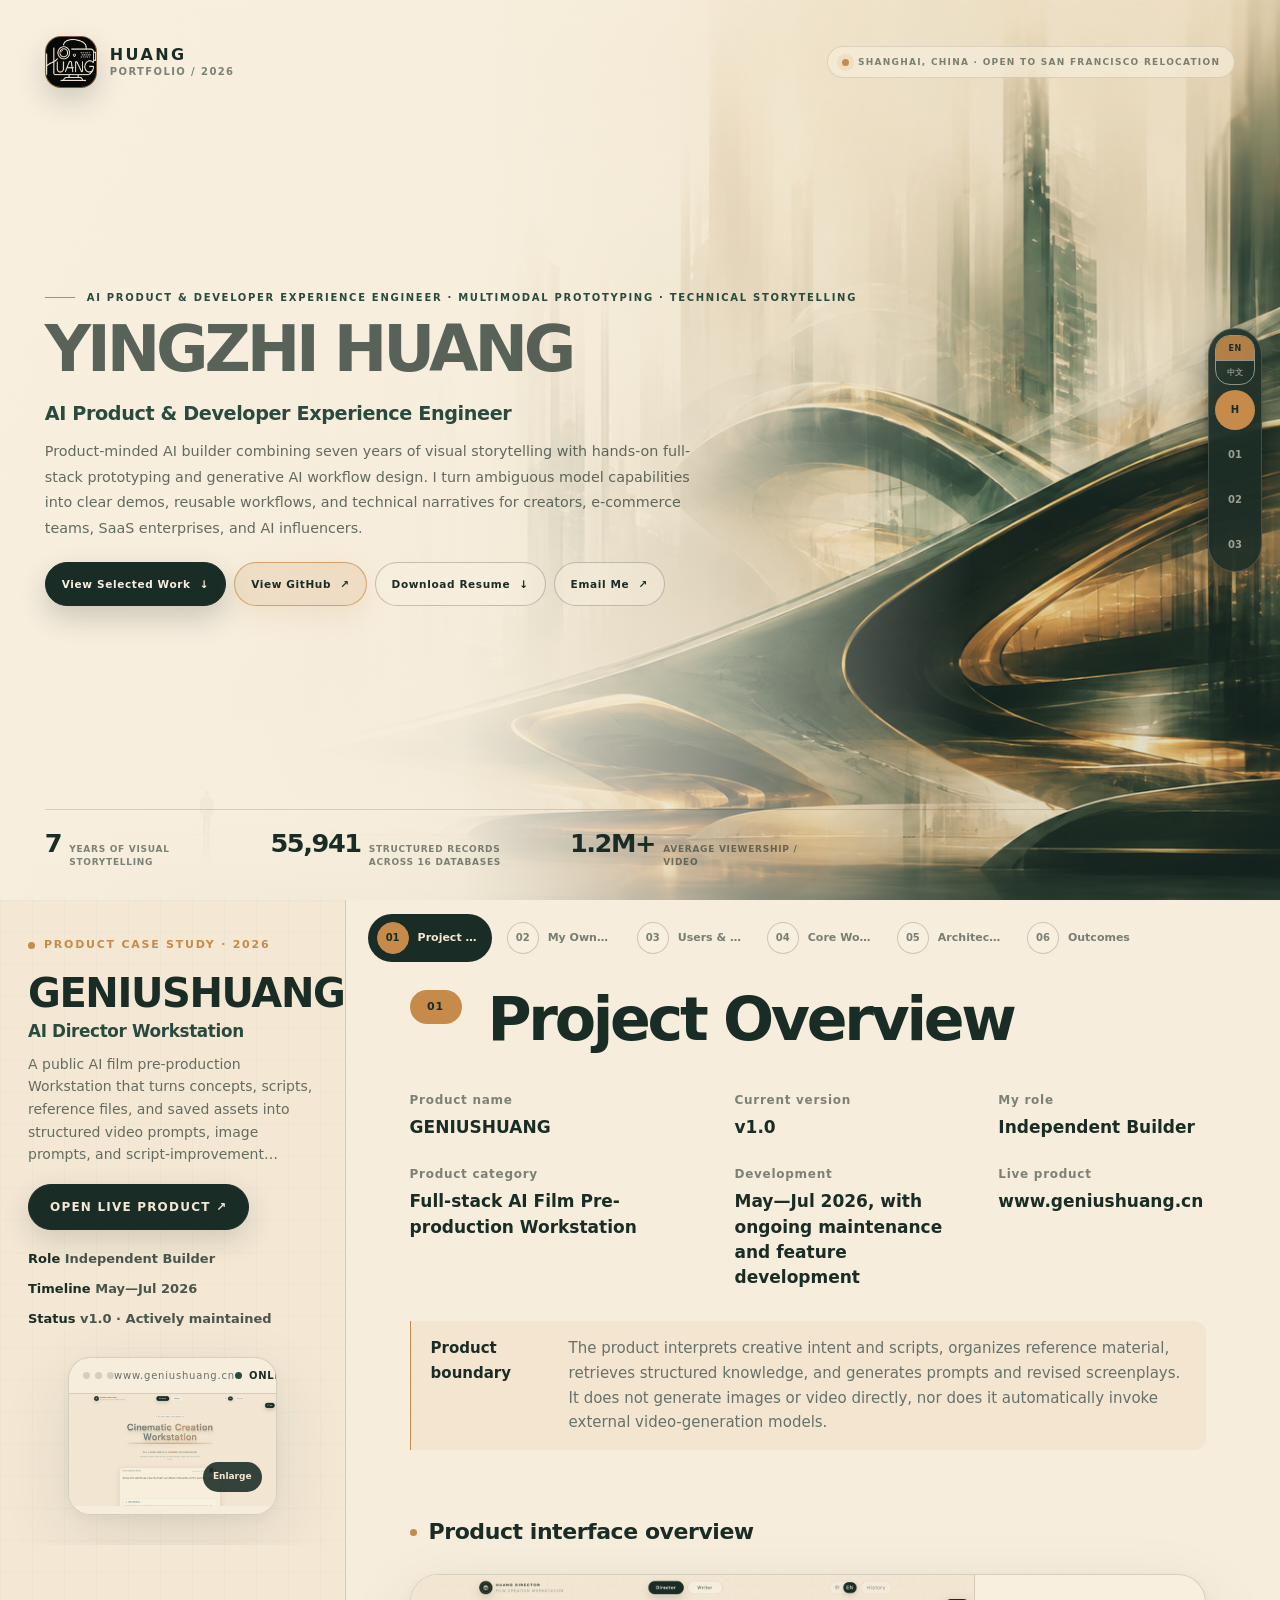
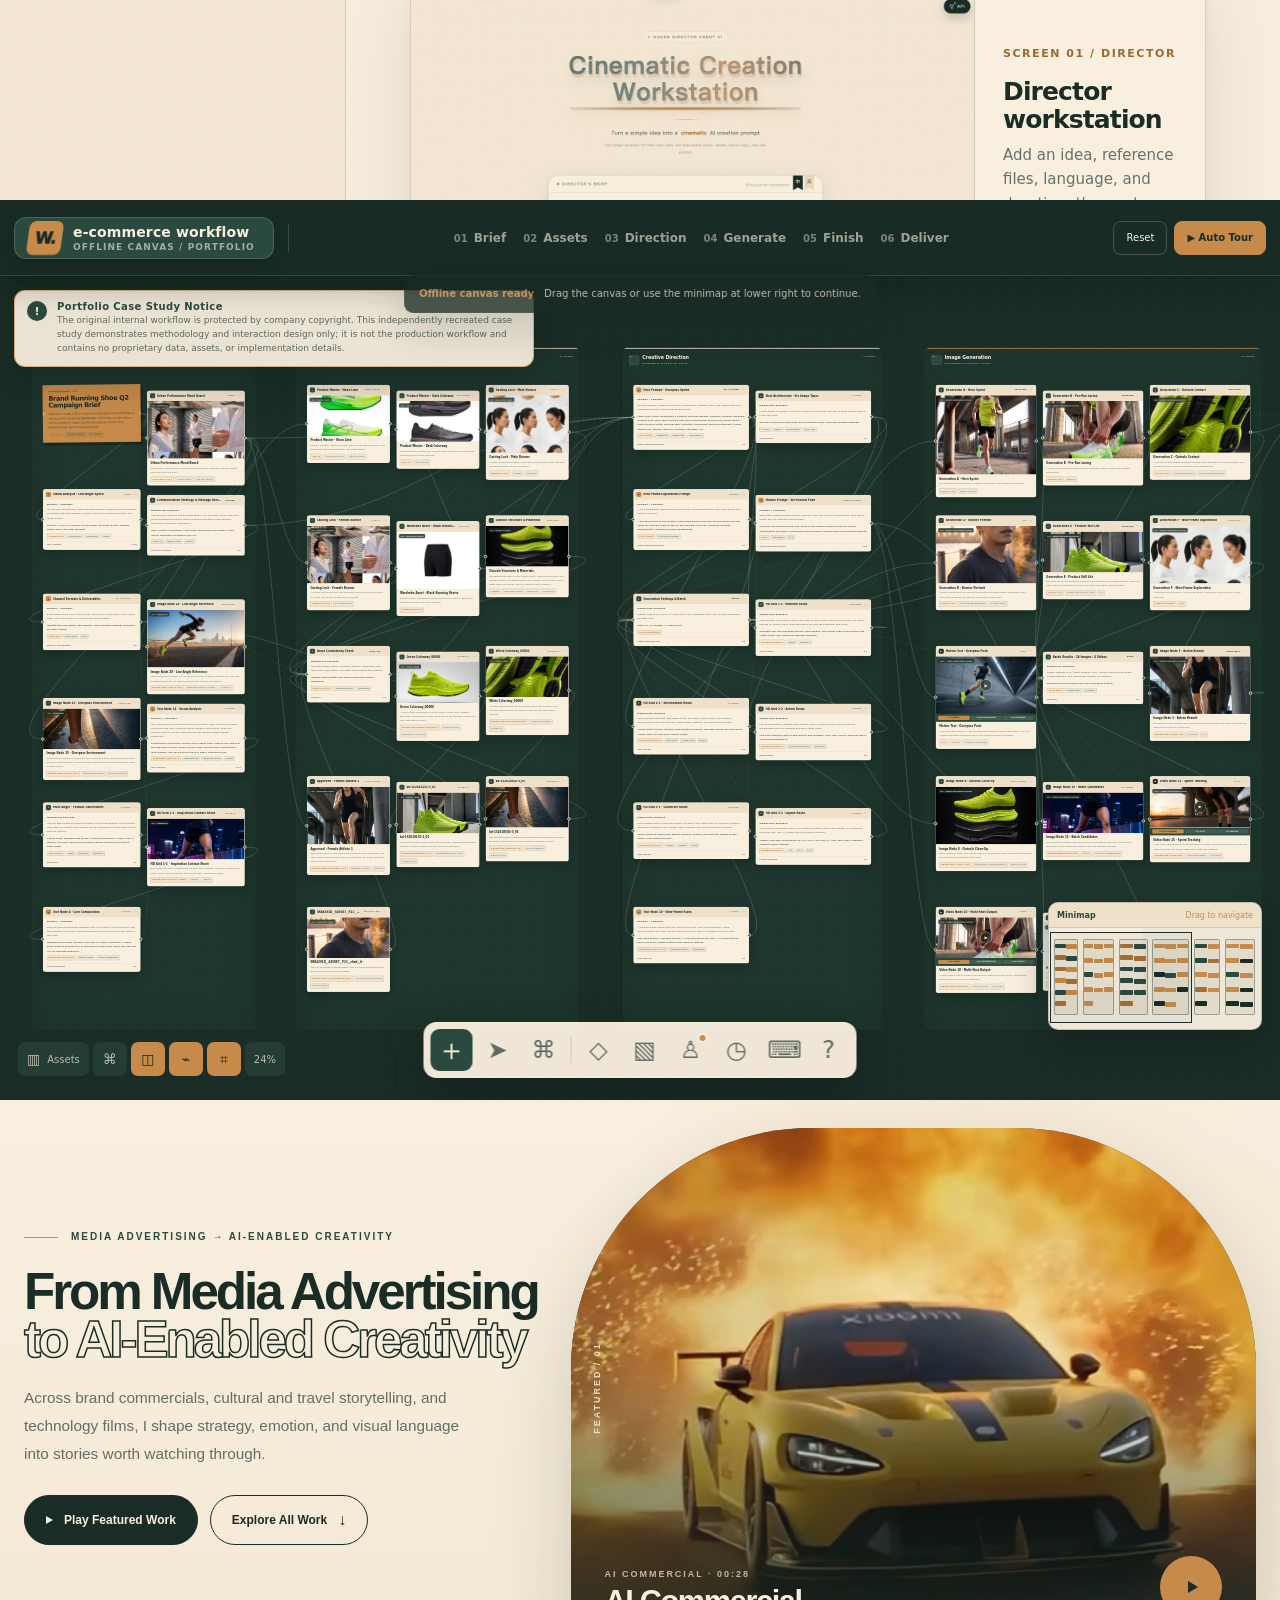
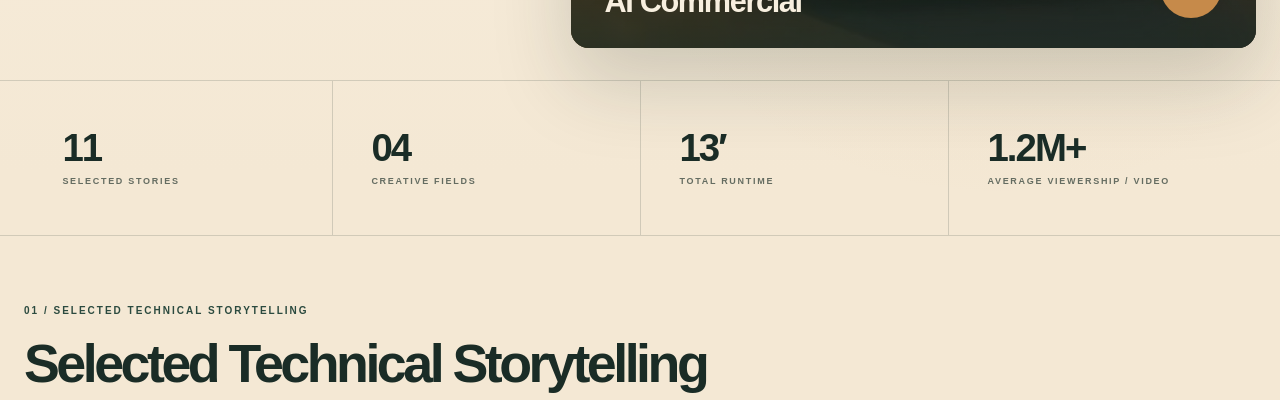
<file: index.html>
<!doctype html>
<html lang="en">
  <head>
    <meta charset="utf-8" />
    <meta name="viewport" content="width=device-width, initial-scale=1" />
    <meta
      name="description"
      content="YINGZHI HUANG portfolio: AI product and developer experience engineering, multimodal prototyping, generative AI workflow design, and technical storytelling."
    />
    <meta name="theme-color" content="#f4e8d4" />
    <link rel="icon" type="image/png" href="./LOGO.png" />
    <title>YINGZHI HUANG | AI Product &amp; Developer Experience Engineer</title>
    <style>
      :root {
        color-scheme: light;
        --canvas: #f4e8d4;
        --paper: #f8efdf;
        --ink: #1a2c26;
        --forest: #2b4a3f;
        --amber: #c68a4a;
        --ease: cubic-bezier(0.22, 1, 0.36, 1);
        font-family:
          Inter, "PingFang SC", "Microsoft YaHei", "Noto Sans SC", system-ui,
          sans-serif;
      }

      * {
        box-sizing: border-box;
      }

      html {
        scroll-behavior: smooth;
        scroll-snap-type: y proximity;
        scrollbar-width: none;
        overscroll-behavior-y: none;
        background: var(--canvas);
      }

      body {
        margin: 0;
        overflow-x: hidden;
        -ms-overflow-style: none;
        overscroll-behavior-y: none;
        background: var(--canvas);
      }

      html::-webkit-scrollbar,
      body::-webkit-scrollbar {
        display: none;
      }

      .sr-only {
        position: absolute;
        width: 1px;
        height: 1px;
        padding: 0;
        overflow: hidden;
        clip: rect(0, 0, 0, 0);
        white-space: nowrap;
        border: 0;
      }

      .piece {
        position: relative;
        width: 100%;
        height: 100vh;
        height: 100svh;
        height: 100dvh;
        overflow: hidden;
        scroll-snap-align: start;
        scroll-snap-stop: normal;
      }

      .piece::before {
        position: absolute;
        inset: 0;
        display: grid;
        color: rgba(248, 239, 223, 0.68);
        background: var(--ink);
        font-size: 11px;
        font-weight: 750;
        letter-spacing: 0.16em;
        content: var(--loading-label, "LOADING PORTFOLIO");
        place-items: center;
      }

      #huang,
      #video-works {
        background: var(--canvas);
      }

      #huang::before,
      #video-works::before {
        color: rgba(26, 44, 38, 0.55);
        background: var(--canvas);
      }

      .piece iframe {
        position: relative;
        z-index: 1;
        display: block;
        width: 100%;
        height: 100%;
        border: 0;
        background: transparent;
      }

      #workflow:not(.is-interactive) iframe {
        pointer-events: none;
      }

      .workflow-gate {
        position: absolute;
        z-index: 3;
        inset: 0;
        width: 100%;
        padding: 0;
        border: 0;
        color: var(--ink);
        background: transparent;
        cursor: pointer;
        touch-action: pan-y;
        transition:
          opacity 180ms ease,
          visibility 180ms ease;
      }

      .workflow-gate:focus-visible {
        outline: 2px solid var(--amber);
        outline-offset: -5px;
      }

      #workflow.is-interactive .workflow-gate {
        visibility: hidden;
        opacity: 0;
        pointer-events: none;
      }

      .workflow-exit {
        position: absolute;
        z-index: 4;
        top: 92px;
        right: 24px;
        min-height: 38px;
        align-items: center;
        gap: 8px;
        padding: 0 14px;
        border: 1px solid rgba(248, 239, 223, 0.24);
        border-radius: 999px;
        color: var(--paper);
        background: rgba(26, 44, 38, 0.9);
        box-shadow: 0 12px 30px rgba(7, 18, 14, 0.26);
        cursor: pointer;
        font-size: 10px;
        font-weight: 800;
        letter-spacing: 0.04em;
        backdrop-filter: blur(12px);
      }

      .workflow-exit:not([hidden]) {
        display: inline-flex;
      }

      .workflow-exit:hover,
      .workflow-exit:focus-visible {
        color: var(--ink);
        background: var(--amber);
        outline: none;
      }

      .workflow-exit kbd {
        padding: 2px 5px;
        border: 1px solid currentColor;
        border-radius: 5px;
        font: inherit;
        opacity: 0.72;
      }

      .home {
        display: grid;
        color: var(--ink);
        background:
          var(--canvas) url("./WALLPAPER.png") center center / cover no-repeat;
      }

      .home::before {
        z-index: 0;
        display: block;
        background:
          linear-gradient(
            90deg,
            rgba(248, 239, 223, 0.98) 0%,
            rgba(248, 239, 223, 0.94) 36%,
            rgba(248, 239, 223, 0.54) 55%,
            rgba(248, 239, 223, 0.04) 76%
          ),
          linear-gradient(180deg, rgba(26, 44, 38, 0.04), rgba(26, 44, 38, 0.14));
        content: "";
      }

      .home__inner {
        position: relative;
        z-index: 1;
        width: min(1440px, calc(100% - clamp(48px, 7vw, 112px)));
        height: 100%;
        display: flex;
        flex-direction: column;
        margin: 0 auto;
        padding: clamp(24px, 4vh, 42px) 0 clamp(22px, 3.5vh, 36px);
      }

      .home__top,
      .home__brand,
      .home__actions,
      .home__bottom {
        display: flex;
        align-items: center;
      }

      .home__top {
        justify-content: space-between;
        gap: 24px;
      }

      .home__brand {
        gap: 13px;
      }

      .home__logo {
        width: 52px;
        height: 52px;
        overflow: hidden;
        flex: 0 0 auto;
        border: 1px solid rgba(198, 138, 74, 0.62);
        border-radius: 16px;
        background: #070907;
        box-shadow: 0 12px 28px rgba(26, 44, 38, 0.18);
      }

      .home__logo img {
        width: 100%;
        height: 100%;
        object-fit: cover;
        object-position: center 55%;
        transform: scale(1.06);
      }

      .home__brand-copy {
        display: grid;
        gap: 4px;
        line-height: 1;
      }

      .home__brand-copy strong {
        font-size: 16px;
        font-weight: 900;
        letter-spacing: 0.15em;
      }

      .home__brand-copy span,
      .home__status {
        color: rgba(26, 44, 38, 0.56);
        font-size: 10px;
        font-weight: 750;
        letter-spacing: 0.14em;
        text-transform: uppercase;
      }

      .home__status {
        display: flex;
        align-items: center;
        gap: 9px;
        padding: 10px 14px;
        border: 1px solid rgba(26, 44, 38, 0.12);
        border-radius: 999px;
        background: rgba(248, 239, 223, 0.58);
        backdrop-filter: blur(12px);
        font-size: 9px;
      }

      .home__status::before {
        width: 7px;
        height: 7px;
        border-radius: 50%;
        background: var(--amber);
        box-shadow: 0 0 0 5px rgba(198, 138, 74, 0.12);
        content: "";
      }

      .home__hero {
        min-height: 0;
        display: flex;
        flex: 1;
        align-items: center;
        padding: clamp(24px, 5vh, 56px) 0;
      }

      .home__content {
        width: min(1080px, 74vw);
      }

      .home__eyebrow {
        display: flex;
        align-items: center;
        gap: 12px;
        margin: 0 0 18px;
        color: var(--forest);
        font-size: 10px;
        font-weight: 850;
        letter-spacing: 0.17em;
        text-transform: uppercase;
      }

      .home__eyebrow::before {
        width: 30px;
        height: 1px;
        background: var(--amber);
        content: "";
      }

      .home h1 {
        display: flex;
        align-items: baseline;
        gap: clamp(18px, 2vw, 34px);
        margin: 0;
        font-size: clamp(44px, 5vw, 76px);
        font-weight: 850;
        letter-spacing: -0.075em;
        line-height: 0.9;
        white-space: nowrap;
      }

      .home h1 span {
        display: block;
      }

      html[lang="en"] .home h1 > span[lang="zh-CN"] {
        display: none;
      }

      .home h1 .home__name-en {
        color: rgba(26, 44, 38, 0.72);
        font-size: 1em;
        font-weight: 850;
        letter-spacing: -0.065em;
        line-height: inherit;
      }

      .home__role {
        margin: 24px 0 0;
        color: var(--forest);
        font-size: clamp(17px, 1.5vw, 22px);
        font-weight: 750;
        letter-spacing: -0.02em;
      }

      .home__lede {
        max-width: 650px;
        margin: 14px 0 0;
        color: rgba(26, 44, 38, 0.68);
        font-size: clamp(14px, 1.12vw, 17px);
        line-height: 1.78;
      }

      .home__actions {
        max-width: 980px;
        flex-wrap: wrap;
        gap: 8px;
        margin-top: 20px;
      }

      .home__button {
        min-height: 44px;
        display: inline-flex;
        align-items: center;
        justify-content: center;
        gap: 9px;
        padding: 0 16px;
        color: var(--ink);
        border: 1px solid rgba(26, 44, 38, 0.24);
        border-radius: 999px;
        background: rgba(248, 239, 223, 0.44);
        font-size: 10.5px;
        font-weight: 850;
        letter-spacing: 0.06em;
        text-decoration: none;
        white-space: nowrap;
        backdrop-filter: blur(10px);
        transition:
          color 180ms ease,
          background 180ms ease,
          border-color 180ms ease,
          transform 180ms ease;
      }

      .home__button:hover,
      .home__button:focus-visible {
        outline: none;
        transform: translateY(-2px);
      }

      .home__button--primary {
        color: var(--paper);
        border-color: var(--ink);
        background: var(--ink);
        box-shadow: 0 12px 28px rgba(26, 44, 38, 0.2);
      }

      .home__button--primary:hover,
      .home__button--primary:focus-visible {
        background: var(--forest);
      }

      .home__button--highlight {
        border-color: rgba(198, 138, 74, 0.72);
        background: rgba(198, 138, 74, 0.16);
        box-shadow: 0 10px 24px rgba(198, 138, 74, 0.12);
      }

      .home__button--highlight:hover,
      .home__button--highlight:focus-visible {
        border-color: var(--amber);
        background: rgba(198, 138, 74, 0.3);
      }

      .home__bottom {
        justify-content: flex-start;
        gap: 28px;
        padding-top: 18px;
        border-top: 1px solid rgba(26, 44, 38, 0.16);
      }

      .home__stats {
        display: grid;
        grid-template-columns: repeat(3, auto);
        gap: clamp(24px, 4vw, 64px);
      }

      .home__stat {
        display: grid;
        grid-template-columns: auto 1fr;
        align-items: baseline;
        gap: 8px;
      }

      .home__stat strong {
        color: var(--ink);
        font-size: clamp(20px, 2vw, 30px);
        font-weight: 850;
        letter-spacing: -0.055em;
      }

      .home__stat span {
        max-width: 112px;
        color: rgba(26, 44, 38, 0.56);
        font-size: 9px;
        font-weight: 750;
        letter-spacing: 0.08em;
        line-height: 1.4;
        text-transform: uppercase;
      }

      html[lang="en"] .home__stat span {
        max-width: 150px;
      }

      .dock {
        --dock-bg: rgba(248, 239, 223, 0.9);
        --dock-border: rgba(26, 44, 38, 0.14);
        --dock-fg: rgba(26, 44, 38, 0.56);
        --dock-hover: rgba(26, 44, 38, 0.08);
        --dock-active-bg: var(--ink);
        --dock-active-fg: var(--paper);
        position: fixed;
        z-index: 1000;
        top: 50%;
        right: 18px;
        width: 54px;
        display: flex;
        flex-direction: column;
        align-items: center;
        gap: 5px;
        padding: 6px;
        color: var(--dock-fg);
        border: 1px solid var(--dock-border);
        border-radius: 28px;
        background: var(--dock-bg);
        box-shadow:
          0 18px 48px rgba(26, 44, 38, 0.2),
          0 2px 8px rgba(26, 44, 38, 0.08);
        backdrop-filter: blur(22px) saturate(1.18);
        transform: translateY(-50%);
        transition:
          color 220ms ease,
          border-color 220ms ease,
          background 220ms ease,
          box-shadow 220ms ease;
      }

      .dock[data-piece="home"],
      .dock[data-piece="workflow"] {
        --dock-bg: rgba(26, 44, 38, 0.88);
        --dock-border: rgba(248, 239, 223, 0.18);
        --dock-fg: rgba(248, 239, 223, 0.58);
        --dock-hover: rgba(248, 239, 223, 0.1);
        --dock-active-bg: var(--amber);
        --dock-active-fg: var(--ink);
        box-shadow:
          0 18px 48px rgba(7, 18, 14, 0.34),
          0 2px 8px rgba(7, 18, 14, 0.18);
      }

      .dock__nav {
        display: grid;
        width: 100%;
        gap: 5px;
      }

      .dock__language {
        width: 40px;
        display: grid;
        overflow: hidden;
        flex: 0 0 auto;
        border: 1px solid currentColor;
        border-radius: 15px;
        opacity: 0.88;
      }

      .dock__language button {
        width: 100%;
        height: 24px;
        padding: 0;
        color: var(--dock-fg);
        border: 0;
        background: transparent;
        cursor: pointer;
        font: inherit;
        font-size: 8px;
        font-weight: 850;
        letter-spacing: 0.04em;
        transition:
          color 180ms ease,
          background 180ms ease;
      }

      .dock__language button + button {
        border-top: 1px solid currentColor;
      }

      .dock__language button:hover,
      .dock__language button:focus-visible {
        color: inherit;
        background: var(--dock-hover);
        outline: none;
      }

      .dock__language button.is-active {
        color: var(--dock-active-fg);
        background: var(--dock-active-bg);
      }

      .dock__link,
      .dock__standalone,
      .dock__toggle {
        display: grid;
        position: relative;
        width: 40px;
        height: 40px;
        padding: 0;
        color: var(--dock-fg);
        border: 0;
        border-radius: 50%;
        background: transparent;
        cursor: pointer;
        font: inherit;
        font-size: 10px;
        font-weight: 850;
        line-height: 1;
        text-decoration: none;
        transition:
          color 180ms ease,
          border-color 180ms ease,
          background 180ms ease,
          transform 180ms ease;
        place-items: center;
      }

      .dock__link:hover,
      .dock__link:focus-visible,
      .dock__standalone:hover,
      .dock__standalone:focus-visible,
      .dock__toggle:hover,
      .dock__toggle:focus-visible {
        color: inherit;
        background: var(--dock-hover);
        outline: none;
        transform: scale(1.04);
      }

      .dock__link[aria-current="true"] {
        color: var(--dock-active-fg);
        background: var(--dock-active-bg);
        box-shadow: 0 5px 16px rgba(26, 44, 38, 0.18);
      }

      .dock__standalone {
        flex: 0 0 auto;
        margin-top: 4px;
        color: var(--dock-fg);
        background: var(--dock-hover);
        font-size: 16px;
      }

      .dock__standalone.is-hidden {
        display: none;
      }

      .dock__toggle {
        display: none;
      }

      .dock__link::after,
      .dock__standalone::after {
        position: absolute;
        top: 50%;
        right: calc(100% + 14px);
        padding: 8px 11px;
        color: var(--paper);
        border-radius: 999px;
        background: rgba(26, 44, 38, 0.94);
        box-shadow: 0 8px 24px rgba(7, 18, 14, 0.18);
        content: attr(data-label);
        font-size: 10px;
        font-weight: 750;
        letter-spacing: 0.04em;
        opacity: 0;
        pointer-events: none;
        transform: translate(6px, -50%);
        transition:
          opacity 160ms ease,
          transform 160ms ease;
        white-space: nowrap;
      }

      .dock__link:hover::after,
      .dock__link:focus-visible::after,
      .dock__standalone:hover::after,
      .dock__standalone:focus-visible::after {
        opacity: 1;
        transform: translate(0, -50%);
      }

      @media (max-width: 1199px) {
        .dock {
          top: auto;
          right: 12px;
          bottom: 12px;
          left: 12px;
          width: auto;
          height: 58px;
          flex-direction: row;
          gap: 7px;
          padding: 7px;
          border: 1px solid rgba(248, 239, 223, 0.18);
          border-radius: 20px;
          box-shadow: 0 16px 42px rgba(7, 18, 14, 0.28);
          transform: none;
          transition:
            left 240ms var(--ease),
            width 240ms var(--ease),
            background 180ms ease;
        }

        .dock__nav {
          display: flex;
          flex: 1;
          justify-content: center;
          gap: 7px;
          margin: 0;
        }

        .dock__language {
          width: 72px;
          height: 42px;
          grid-template-columns: repeat(2, 1fr);
          border-radius: 14px;
        }

        .dock__language button {
          height: 40px;
        }

        .dock__language button + button {
          border-top: 0;
          border-left: 1px solid currentColor;
        }

        .dock__link,
        .dock__standalone,
        .dock__toggle {
          width: 42px;
          height: 42px;
          border-radius: 14px;
        }

        .dock__standalone {
          font-size: 16px;
        }

        .dock__toggle {
          display: grid;
          flex: 0 0 auto;
          color: var(--dock-fg);
        }

        .dock.is-collapsed {
          left: auto;
          width: 58px;
        }

        .dock.is-collapsed .dock__nav,
        .dock.is-collapsed .dock__standalone,
        .dock.is-collapsed .dock__language {
          display: none;
        }

        .dock.is-collapsed .dock__toggle {
          color: var(--dock-active-fg);
          background: var(--dock-active-bg);
        }

        .dock__link::after,
        .dock__standalone::after {
          display: none;
        }
      }

      @media (max-width: 760px) {
        .workflow-exit {
          top: 82px;
          right: 14px;
        }

        .home {
          background-position: 62% center;
        }

        .home::before {
          background:
            linear-gradient(
              90deg,
              rgba(248, 239, 223, 0.96),
              rgba(248, 239, 223, 0.82)
            ),
            linear-gradient(180deg, rgba(248, 239, 223, 0.22), rgba(26, 44, 38, 0.16));
        }

        .home__inner {
          width: calc(100% - 40px);
          padding: 20px 0 max(86px, calc(env(safe-area-inset-bottom) + 76px));
        }

        .home__status {
          display: none;
        }

        .home__logo {
          width: 46px;
          height: 46px;
          border-radius: 14px;
        }

        .home__brand-copy strong {
          font-size: 14px;
        }

        .home__brand-copy span {
          font-size: 9px;
        }

        .home__hero {
          padding: 22px 0 18px;
        }

        .home__content {
          width: 100%;
        }

        .home__eyebrow {
          max-width: 100%;
          margin-bottom: 15px;
          font-size: 8px;
          line-height: 1.5;
        }

        .home h1 {
          gap: 10px;
          font-size: clamp(23px, 7vw, 38px);
        }

        .home__role {
          margin-top: 18px;
          font-size: 15.5px;
        }

        .home__lede {
          margin-top: 10px;
          font-size: 13px;
          line-height: 1.68;
        }

        .home__actions {
          gap: 8px;
          margin-top: 18px;
        }

        .home__button {
          min-height: 44px;
          gap: 8px;
          padding: 0 13px;
          font-size: 9.5px;
        }

        .home__bottom {
          padding-top: 12px;
        }

        .home__stats {
          width: 100%;
          grid-template-columns: repeat(3, 1fr);
          gap: 10px;
        }

        .home__stat {
          display: block;
        }

        .home__stat strong,
        .home__stat span {
          display: block;
        }

        .home__stat strong {
          font-size: 18px;
        }

        .home__stat span {
          margin-top: 3px;
          font-size: 7px;
        }

        html[lang="en"] .home__stat span {
          max-width: none;
          font-size: 7.5px;
          letter-spacing: 0.055em;
          line-height: 1.35;
        }
      }

      @media (max-width: 520px) {
        .dock {
          right: 8px;
          bottom: max(8px, env(safe-area-inset-bottom));
          left: 8px;
        }

        .dock__standalone {
          display: none;
        }
      }

      @media (max-height: 680px) {
        .home__hero {
          padding: 14px 0;
        }

        .home__lede {
          line-height: 1.58;
        }
      }

      @media (max-height: 580px) {
        .home__bottom {
          display: none;
        }
      }

      @media (prefers-reduced-motion: reduce) {
        html {
          scroll-behavior: auto;
        }

        *,
        *::before,
        *::after {
          scroll-behavior: auto !important;
          transition-duration: 0.01ms !important;
        }
      }
    </style>
  </head>
  <body>
    <main>
      <section class="piece home" id="home" aria-labelledby="home-title">
        <div class="home__inner">
          <header class="home__top">
            <div class="home__brand">
              <div class="home__logo">
                <img src="./LOGO.png" alt="" />
              </div>
              <div class="home__brand-copy">
                <strong>HUANG</strong>
                <span data-i18n="home.brand">Portfolio / 2026</span>
              </div>
            </div>
            <div class="home__status" data-i18n="home.status">
              Shanghai, China · Open to San Francisco relocation
            </div>
          </header>

          <div class="home__hero">
            <div class="home__content">
              <p class="home__eyebrow" data-i18n="home.eyebrow">
                AI Product &amp; Developer Experience Engineer · Multimodal Prototyping ·
                Technical Storytelling
              </p>
              <h1 id="home-title">
                <span lang="zh-CN">黄赢之</span>
                <span class="home__name-en" lang="en">YINGZHI HUANG</span>
              </h1>
              <p class="home__role" data-i18n="home.role">
                AI Product &amp; Developer Experience Engineer
              </p>
              <p class="home__lede" data-i18n="home.lede">
                Product-minded AI builder combining seven years of visual storytelling with
                hands-on full-stack prototyping and generative AI workflow design. I turn ambiguous
                model capabilities into clear demos, reusable workflows, and technical narratives
                for creators, e-commerce teams, SaaS enterprises, and AI influencers.
              </p>
              <div
                class="home__actions"
                aria-label="Portfolio and contact actions"
                data-i18n-aria="home.actions.aria"
              >
                <a
                  class="home__button home__button--primary"
                  href="#huang"
                  data-target="huang"
                >
                  <span data-i18n="cta.selected">View Selected Work</span>
                  <span aria-hidden="true">↓</span>
                </a>
                <a
                  class="home__button home__button--highlight"
                  href="https://github.com/YingzhiDev"
                  target="_blank"
                  rel="noopener noreferrer"
                >
                  <span data-i18n="cta.github">View GitHub</span>
                  <span aria-hidden="true">↗</span>
                </a>
                <a
                  class="home__button"
                  href="./Yingzhi_Huang_Resume.docx"
                  download="Yingzhi_Huang_Resume.docx"
                >
                  <span data-i18n="cta.resume">Download Resume</span>
                  <span aria-hidden="true">↓</span>
                </a>
                <a class="home__button" href="mailto:simonhuang0502@gmail.com">
                  <span data-i18n="cta.email">Email Me</span>
                  <span aria-hidden="true">↗</span>
                </a>
              </div>
            </div>
          </div>

          <footer class="home__bottom">
            <div
              class="home__stats"
              aria-label="Career highlights"
              data-i18n-aria="home.stats.aria"
            >
              <div class="home__stat">
                <strong>7</strong><span data-i18n="home.stats.years">Years of visual storytelling</span>
              </div>
              <div class="home__stat">
                <strong>55,941</strong><span data-i18n="home.stats.records">Structured records across 16 databases</span>
              </div>
              <div class="home__stat">
                <strong>1.2M+</strong><span data-i18n="home.stats.views">Average viewership / video</span>
              </div>
            </div>
          </footer>
        </div>
      </section>

      <section
        class="piece"
        id="huang"
        aria-label="GENIUSHUANG AI Director Workstation case study"
        data-i18n-aria="section.huang"
      >
        <iframe
          src="./huang/index.html"
          title="GENIUSHUANG AI Director Workstation case study"
          data-i18n-title="frame.huang"
          allow="autoplay; fullscreen; picture-in-picture"
          allowfullscreen
        ></iframe>
      </section>

      <section
        class="piece workflow-piece"
        id="workflow"
        aria-label="Brand e-commerce infinite canvas workflow case study"
        data-i18n-aria="section.workflow"
      >
        <iframe
          id="workflowFrame"
          src="./workflow/index.html"
          title="Brand e-commerce infinite canvas workflow"
          data-i18n-title="frame.workflow"
          loading="lazy"
          allow="fullscreen"
          allowfullscreen
          tabindex="-1"
          aria-hidden="true"
        ></iframe>
        <button
          class="workflow-gate"
          id="workflowGate"
          type="button"
          aria-controls="workflowFrame"
          aria-label="Click to enter the interactive workflow canvas"
          data-i18n-aria="workflow.enter"
        ></button>
        <button
          class="workflow-exit"
          id="workflowExit"
          type="button"
          aria-label="Exit the workflow canvas and restore page scrolling"
          data-i18n-aria="workflow.exit.aria"
          hidden
        >
          <span data-i18n="workflow.exit">Exit canvas</span> <kbd>Esc</kbd>
        </button>
      </section>

      <section
        class="piece"
        id="video-works"
        aria-label="Selected Technical Storytelling"
        data-i18n-aria="section.video"
      >
        <iframe
          src="./video-works/index.html"
          title="Selected Technical Storytelling"
          data-i18n-title="frame.video"
          loading="lazy"
          allow="autoplay; fullscreen; picture-in-picture"
          allowfullscreen
        ></iframe>
      </section>
    </main>

    <aside
      class="dock"
      id="portfolioDock"
      data-piece="home"
      aria-label="Portfolio navigation"
      data-i18n-aria="dock.aria"
    >
      <div
        class="dock__language"
        role="group"
        aria-label="Language"
        data-i18n-aria="language.selector"
      >
        <button
          type="button"
          data-language="en"
          lang="en"
          aria-label="Use English"
          data-i18n-aria="language.english"
          aria-pressed="true"
        >
          EN
        </button>
        <button
          type="button"
          data-language="zh"
          lang="zh-CN"
          aria-label="Use Chinese"
          data-i18n-aria="language.chinese"
          aria-pressed="false"
        >
          中文
        </button>
      </div>
      <nav class="dock__nav" aria-label="Select a section" data-i18n-aria="dock.select">
        <a
          class="dock__link"
          href="#home"
          data-target="home"
          data-label="About"
          data-i18n-label="dock.home.label"
          aria-label="Return to the introduction"
          data-i18n-aria="dock.home.aria"
          aria-current="true"
          title="About"
          data-i18n-title="dock.home.label"
        >
          H
        </a>
        <a
          class="dock__link"
          href="#huang"
          data-target="huang"
          data-label="AI Director Workstation"
          data-i18n-label="dock.huang.label"
          aria-label="View case study one: AI Director Workstation"
          data-i18n-aria="dock.huang.aria"
          aria-current="false"
          title="AI Director Workstation"
          data-i18n-title="dock.huang.label"
        >
          01
        </a>
        <a
          class="dock__link"
          href="#workflow"
          data-target="workflow"
          data-label="E-commerce Workflow"
          data-i18n-label="dock.workflow.label"
          aria-label="View case study two: brand e-commerce infinite canvas workflow"
          data-i18n-aria="dock.workflow.aria"
          aria-current="false"
          title="Brand e-commerce workflow"
          data-i18n-title="dock.workflow.label"
        >
          02
        </a>
        <a
          class="dock__link"
          href="#video-works"
          data-target="video-works"
          data-label="Selected Technical Storytelling"
          data-i18n-label="dock.video.label"
          aria-label="View case study three: Selected Technical Storytelling"
          data-i18n-aria="dock.video.aria"
          aria-current="false"
          title="Selected Technical Storytelling"
          data-i18n-title="dock.video.label"
        >
          03
        </a>
      </nav>

      <a
        class="dock__standalone is-hidden"
        id="standaloneLink"
        href="./huang/index.html"
        data-label="Open separately"
        data-i18n-label="dock.open.label"
        target="_blank"
        rel="noopener"
        aria-hidden="true"
        aria-label="Open the current case study in a new window"
        data-i18n-aria="dock.open.aria"
        tabindex="-1"
        title="Open the current case study separately"
        data-i18n-title="dock.open.title"
      >
        ↗
      </a>
      <button
        class="dock__toggle"
        id="dockToggle"
        type="button"
        aria-expanded="true"
        aria-label="Collapse portfolio navigation"
        title="Collapse or expand portfolio navigation"
      >
        ×
      </button>
    </aside>

    <script src="./assets/portfolio-i18n.js"></script>
    <script>
      (() => {
        const translations = {
          "meta.description": {
            en: "YINGZHI HUANG portfolio: AI product and developer experience engineering, multimodal prototyping, generative AI workflow design, and technical storytelling.",
            zh: "YINGZHI HUANG 个人作品集：AI 产品与开发者体验工程、多模态原型、生成式 AI 工作流设计与技术叙事。",
          },
          "loading": {
            en: "LOADING PORTFOLIO",
            zh: "正在载入作品集",
          },
          "home.brand": {
            en: "Portfolio / 2026",
            zh: "作品集 / 2026",
          },
          "home.status": {
            en: "Shanghai, China · Open to San Francisco relocation",
            zh: "中国上海 · 可迁往旧金山",
          },
          "home.eyebrow": {
            en: "AI Product & Developer Experience Engineer · Multimodal Prototyping · Technical Storytelling",
            zh: "AI 产品与开发者体验工程 · 多模态原型 · 技术叙事",
          },
          "home.role": {
            en: "AI Product & Developer Experience Engineer",
            zh: "AI 产品与开发者体验工程师",
          },
          "home.lede": {
            en: "Product-minded AI builder combining seven years of visual storytelling with hands-on full-stack prototyping and generative AI workflow design. I turn ambiguous model capabilities into clear demos, reusable workflows, and technical narratives for creators, e-commerce teams, SaaS enterprises, and AI influencers.",
            zh: "我是一名兼具产品思维与动手能力的 AI 构建者，将七年视觉叙事经验与全栈原型开发、生成式 AI 工作流设计结合起来。我擅长把边界模糊的模型能力转化为清晰的产品演示、可复用工作流，以及面向创作者、电商团队、SaaS 企业与 AI 影响力人群的技术叙事。",
          },
          "home.actions.aria": {
            en: "Portfolio and contact actions",
            zh: "作品集与联系操作",
          },
          "cta.selected": {
            en: "View Selected Work",
            zh: "浏览精选作品",
          },
          "cta.github": {
            en: "View GitHub",
            zh: "访问 GitHub",
          },
          "cta.resume": {
            en: "Download Resume",
            zh: "下载简历",
          },
          "cta.email": {
            en: "Email Me",
            zh: "邮件联系",
          },
          "home.stats.aria": {
            en: "Career highlights",
            zh: "职业亮点",
          },
          "home.stats.years": {
            en: "Years of visual storytelling",
            zh: "年视觉叙事经验",
          },
          "home.stats.records": {
            en: "Structured records across 16 databases",
            zh: "条结构化记录，覆盖 16 个数据库",
          },
          "home.stats.views": {
            en: "Average viewership / video",
            zh: "单支分发视频平均播放量",
          },
          "section.huang": {
            en: "GENIUSHUANG AI Director Workstation case study",
            zh: "GENIUSHUANG AI 导演工作站案例",
          },
          "frame.huang": {
            en: "GENIUSHUANG AI Director Workstation case study",
            zh: "GENIUSHUANG AI 导演工作站作品集",
          },
          "section.workflow": {
            en: "Brand e-commerce infinite canvas workflow case study",
            zh: "电商广告无限画布工作流作品",
          },
          "frame.workflow": {
            en: "Brand e-commerce infinite canvas workflow",
            zh: "电商广告无限画布工作流",
          },
          "workflow.enter": {
            en: "Click to enter the interactive workflow canvas",
            zh: "点击进入工作流画布交互",
          },
          "workflow.exit.aria": {
            en: "Exit the workflow canvas and restore page scrolling",
            zh: "退出工作流画布交互并恢复页面滚动",
          },
          "workflow.exit": {
            en: "Exit canvas",
            zh: "退出画布交互",
          },
          "section.video": {
            en: "Selected Technical Storytelling",
            zh: "Selected Technical Storytelling 技术叙事精选",
          },
          "frame.video": {
            en: "Selected Technical Storytelling",
            zh: "Selected Technical Storytelling｜技术叙事精选",
          },
          "dock.aria": {
            en: "Portfolio navigation",
            zh: "作品集页面切换器",
          },
          "dock.select": {
            en: "Select a section",
            zh: "选择作品或页面",
          },
          "language.selector": {
            en: "Language",
            zh: "语言",
          },
          "language.english": {
            en: "Use English",
            zh: "切换为英文",
          },
          "language.chinese": {
            en: "Use Chinese",
            zh: "使用中文",
          },
          "dock.home.label": {
            en: "About",
            zh: "关于我",
          },
          "dock.home.aria": {
            en: "Return to the introduction",
            zh: "返回个人首页",
          },
          "dock.huang.label": {
            en: "AI Director Workstation",
            zh: "AI 导演工作站",
          },
          "dock.huang.aria": {
            en: "View case study one: AI Director Workstation",
            zh: "查看第一件作品：AI 导演工作站",
          },
          "dock.workflow.label": {
            en: "E-commerce Workflow",
            zh: "电商广告工作流",
          },
          "dock.workflow.aria": {
            en: "View case study two: brand e-commerce infinite canvas workflow",
            zh: "查看第二件作品：电商广告无限画布工作流",
          },
          "dock.video.label": {
            en: "Selected Technical Storytelling",
            zh: "技术叙事精选",
          },
          "dock.video.aria": {
            en: "View case study three: Selected Technical Storytelling",
            zh: "查看第三件作品：Selected Technical Storytelling 技术叙事精选",
          },
          "dock.open.label": {
            en: "Open separately",
            zh: "单独打开",
          },
          "dock.open.aria": {
            en: "Open the current case study in a new window",
            zh: "在新窗口单独打开当前作品",
          },
          "dock.open.title": {
            en: "Open the current case study separately",
            zh: "单独打开当前作品",
          },
          "dock.collapse": {
            en: "Collapse portfolio navigation",
            zh: "收起作品切换器",
          },
          "dock.expand": {
            en: "Expand portfolio navigation",
            zh: "展开作品切换器",
          },
          "dock.toggle.title": {
            en: "Collapse or expand portfolio navigation",
            zh: "收起或展开作品切换器",
          },
          "dock.works": {
            en: "Work",
            zh: "作品",
          },
          "title.home": {
            en: "YINGZHI HUANG | AI Product & Developer Experience Engineer",
            zh: "YINGZHI HUANG｜AI 产品与开发者体验工程师",
          },
          "title.huang": {
            en: "GENIUSHUANG | AI Director Workstation Case Study",
            zh: "GENIUSHUANG｜AI 导演工作站作品集",
          },
          "title.workflow": {
            en: "Brand E-commerce Infinite Canvas Workflow | YINGZHI HUANG",
            zh: "电商广告无限画布工作流｜YINGZHI HUANG",
          },
          "title.video": {
            en: "Selected Technical Storytelling | YINGZHI HUANG",
            zh: "技术叙事精选｜YINGZHI HUANG",
          },
        };

        const dock = document.getElementById("portfolioDock");
        const dockToggle = document.getElementById("dockToggle");
        const standaloneLink = document.getElementById("standaloneLink");
        const workflowPiece = document.getElementById("workflow");
        const workflowFrame = document.getElementById("workflowFrame");
        const workflowGate = document.getElementById("workflowGate");
        const workflowExit = document.getElementById("workflowExit");
        const pieces = [...document.querySelectorAll(".piece")];
        const targetLinks = [...document.querySelectorAll("[data-target]")];
        const navLinks = [...document.querySelectorAll(".dock__link")];
        const prefersReducedMotion = window.matchMedia(
          "(prefers-reduced-motion: reduce)",
        );
        let i18n;
        let activePieceId = "home";
        const translate = (key) => (
          i18n?.t(key) ?? translations[key]?.en ?? key
        );

        const pieceMeta = {
          home: {
            href: null,
            titleKey: "title.home",
          },
          huang: {
            href: "./huang/index.html",
            titleKey: "title.huang",
          },
          workflow: {
            href: "./workflow/index.html",
            titleKey: "title.workflow",
          },
          "video-works": {
            href: "./video-works/index.html",
            titleKey: "title.video",
          },
        };

        let workflowInteractive = false;

        const setWorkflowInteractive = (enabled, returnFocus = false) => {
          workflowInteractive = enabled;
          workflowPiece.classList.toggle("is-interactive", enabled);
          workflowGate.setAttribute("aria-hidden", String(enabled));
          workflowGate.tabIndex = enabled ? -1 : 0;
          workflowFrame.tabIndex = enabled ? 0 : -1;
          workflowFrame.setAttribute("aria-hidden", String(!enabled));
          workflowExit.hidden = !enabled;

          if (enabled) {
            requestAnimationFrame(() => workflowFrame.focus({ preventScroll: true }));
          } else if (returnFocus) {
            workflowFrame.blur();
            requestAnimationFrame(() => workflowGate.focus({ preventScroll: true }));
          } else {
            workflowFrame.blur();
          }
        };

        const setActivePiece = (id, updateAddress = true) => {
          const meta = pieceMeta[id];
          if (!meta) return;
          activePieceId = id;

          if (id !== "workflow" && workflowInteractive) {
            setWorkflowInteractive(false);
          }

          navLinks.forEach((link) => {
            link.setAttribute("aria-current", String(link.dataset.target === id));
          });
          dock.dataset.piece = id;
          const hasStandalonePage = Boolean(meta.href);
          standaloneLink.classList.toggle("is-hidden", !hasStandalonePage);
          standaloneLink.setAttribute("aria-hidden", String(!hasStandalonePage));
          standaloneLink.tabIndex = hasStandalonePage ? 0 : -1;
          if (hasStandalonePage) standaloneLink.href = meta.href;

          pieces.forEach((piece) => {
            if (piece.id === id) return;
            piece
              .querySelector("iframe")
              ?.contentWindow?.postMessage("portfolio:pause", "*");
          });

          document.title = translate(meta.titleKey);

          if (updateAddress && location.hash !== `#${id}`) {
            history.replaceState(null, "", `#${id}`);
          }
        };

        const showPiece = (id) => {
          const target = document.getElementById(id);
          if (!target) return;
          target.scrollIntoView({
            behavior: prefersReducedMotion.matches ? "auto" : "smooth",
            block: "start",
          });
          setActivePiece(id);
        };

        targetLinks.forEach((link) => {
          link.addEventListener("click", (event) => {
            event.preventDefault();
            showPiece(link.dataset.target);
          });
        });

        workflowGate.addEventListener("click", () => {
          setWorkflowInteractive(true);
        });

        workflowExit.addEventListener("click", () => {
          setWorkflowInteractive(false, true);
        });

        window.addEventListener("keydown", (event) => {
          if (event.key === "Escape" && workflowInteractive) {
            setWorkflowInteractive(false, true);
          }
        });

        window.addEventListener("message", (event) => {
          if (
            event.source === workflowFrame.contentWindow &&
            event.data === "portfolio:workflow-exit" &&
            workflowInteractive
          ) {
            setWorkflowInteractive(false, true);
          }
        });

        const updateDockToggleLanguage = (lookup = translate) => {
          const collapsed = dock.classList.contains("is-collapsed");
          dockToggle.setAttribute(
            "aria-label",
            lookup(collapsed ? "dock.expand" : "dock.collapse"),
          );
          dockToggle.setAttribute("title", lookup("dock.toggle.title"));
          dockToggle.textContent = collapsed ? lookup("dock.works") : "×";
        };

        dockToggle.addEventListener("click", () => {
          const collapsed = dock.classList.toggle("is-collapsed");
          dockToggle.setAttribute("aria-expanded", String(!collapsed));
          updateDockToggleLanguage();
        });

        if ("IntersectionObserver" in window) {
          const visibility = new Map();
          const observer = new IntersectionObserver(
            (entries) => {
              entries.forEach((entry) => {
                visibility.set(entry.target.id, entry.intersectionRatio);
              });

              const active = pieces
                .map((piece) => ({
                  id: piece.id,
                  ratio: visibility.get(piece.id) || 0,
                }))
                .sort((a, b) => b.ratio - a.ratio)[0];

              if (active?.ratio > 0.35) setActivePiece(active.id);
            },
            { threshold: [0.2, 0.35, 0.5, 0.75] },
          );
          pieces.forEach((piece) => observer.observe(piece));
        }

        i18n = window.PortfolioI18n.createController({
          translations,
          description: "meta.description",
          broadcastFrames: true,
          onChange: (_language, lookup) => {
            document.documentElement.style.setProperty(
              "--loading-label",
              `"${lookup("loading").replace(/"/g, '\\"')}"`,
            );
            updateDockToggleLanguage(lookup);
            document.title = lookup(pieceMeta[activePieceId].titleKey);
          },
        });

        const initialId = location.hash.slice(1);
        if (pieceMeta[initialId]) {
          requestAnimationFrame(() => showPiece(initialId));
        } else {
          setActivePiece("home", false);
        }
      })();
    </script>
  </body>
</html>
</file>
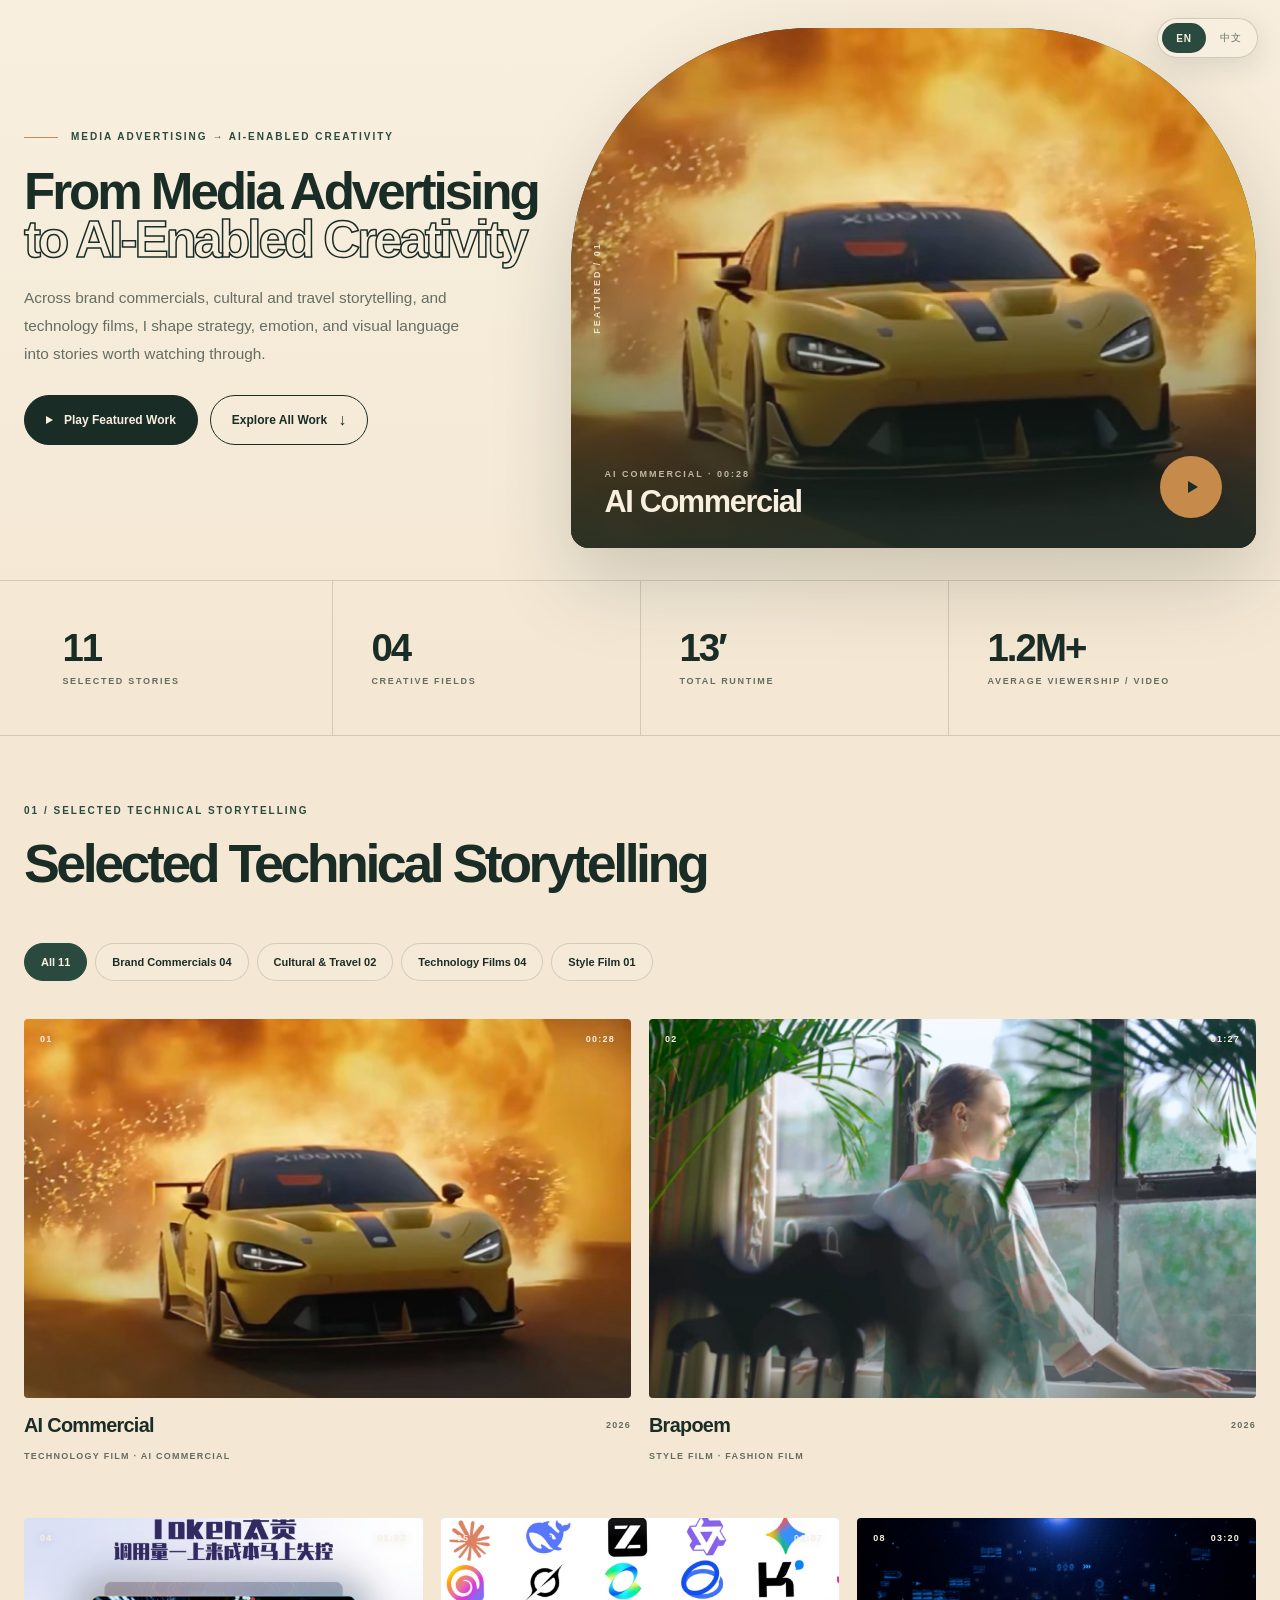
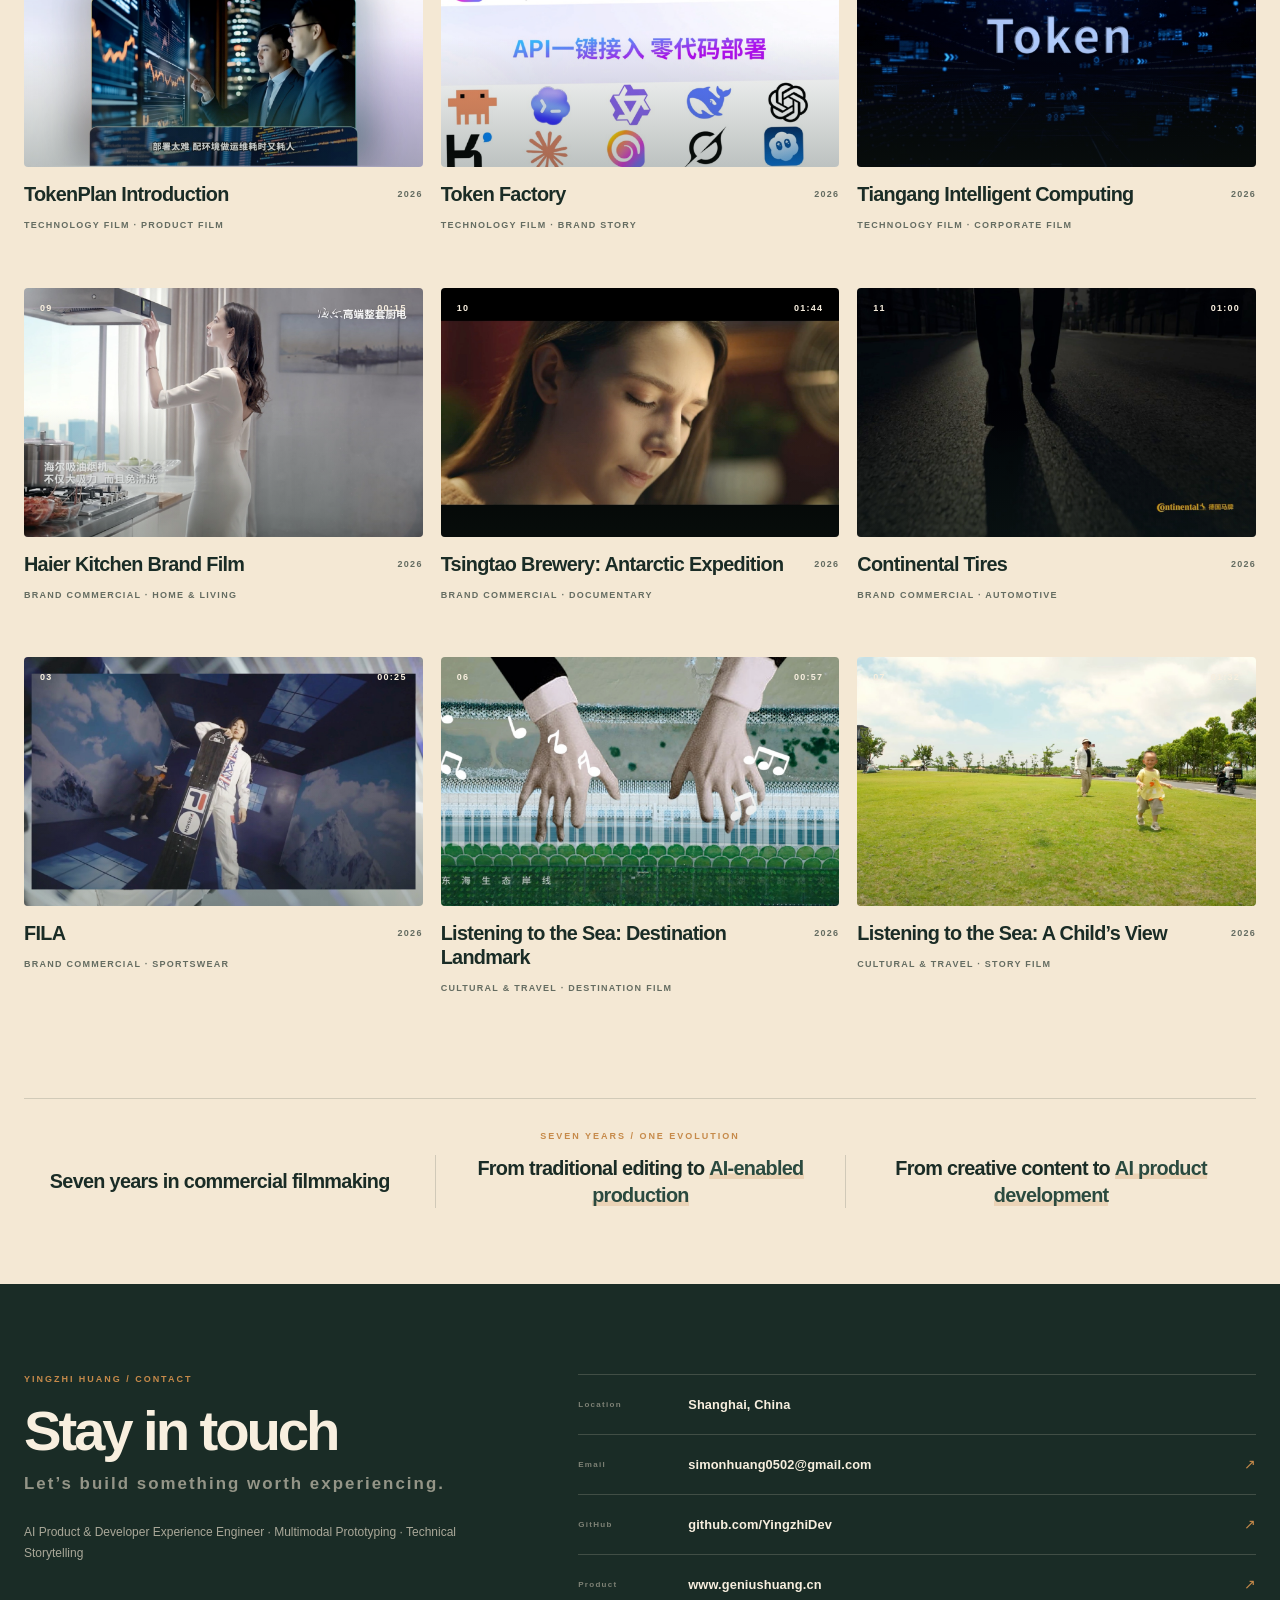
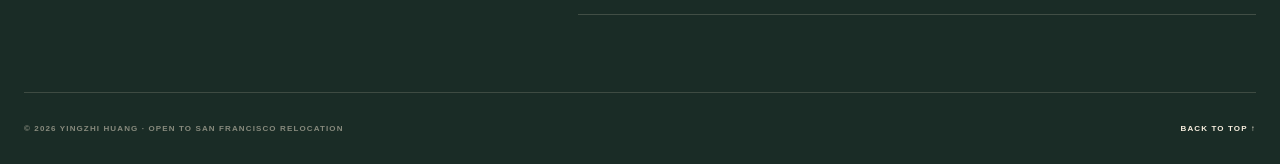
<file: video-works/index.html>
<!doctype html>
<html lang="en">
<head>
  <meta charset="UTF-8" />
  <meta name="viewport" content="width=device-width, initial-scale=1.0" />
  <meta
    name="description"
    content="Selected technical storytelling across brand commercials, cultural and travel narratives, technology films, and AI-enabled production."
  />
  <link rel="icon" type="image/png" href="../LOGO.png" />
  <title>Selected Technical Storytelling</title>
  <style>
    :root {
      --cream: #f4e8d4;
      --paper: #f8efdf;
      --ink: #1a2c26;
      --forest: #2b4a3f;
      --gold: #c68a4a;
      --cream-rgb: 244, 232, 212;
      --ink-rgb: 26, 44, 38;
      --line: rgba(var(--ink-rgb), 0.16);
      --muted: rgba(var(--ink-rgb), 0.66);
      --display: Inter, "PingFang SC", "Microsoft YaHei", "Noto Sans SC", sans-serif;
      --ease: cubic-bezier(0.22, 1, 0.36, 1);
    }

    * {
      box-sizing: border-box;
    }

    html {
      scroll-behavior: smooth;
    }

    body {
      margin: 0;
      color: var(--ink);
      background:
        radial-gradient(circle at 78% 8%, rgba(198, 138, 74, 0.09), transparent 27rem),
        linear-gradient(180deg, var(--paper) 0, var(--cream) 42rem);
      font-family: var(--display);
      font-synthesis: none;
      -webkit-font-smoothing: antialiased;
    }

    body.is-locked {
      overflow: hidden;
    }

    button,
    input {
      font: inherit;
    }

    button {
      color: inherit;
    }

    a {
      color: inherit;
      text-decoration: none;
    }

    img {
      display: block;
      max-width: 100%;
    }

    .language-switch {
      position: fixed;
      z-index: 90;
      top: 18px;
      right: 22px;
      display: inline-flex;
      align-items: center;
      gap: 3px;
      padding: 4px;
      border: 1px solid rgba(var(--ink-rgb), 0.18);
      border-radius: 999px;
      background: rgba(248, 239, 223, 0.9);
      box-shadow: 0 8px 28px rgba(var(--ink-rgb), 0.12);
      backdrop-filter: blur(14px);
    }

    .language-switch button {
      min-width: 44px;
      min-height: 30px;
      padding: 0 10px;
      color: var(--muted);
      border: 0;
      border-radius: 999px;
      background: transparent;
      cursor: pointer;
      font-size: 10px;
      font-weight: 750;
      letter-spacing: 0.08em;
      transition: color 180ms ease, background 180ms ease;
    }

    .language-switch button.is-active {
      color: var(--paper);
      background: var(--forest);
    }

    .portfolio-embedded .language-switch {
      display: none;
    }

    .shell {
      width: min(100% - 48px, 1480px);
      margin: 0 auto;
    }

    .hero {
      min-height: min(602px, 64.4vh);
      min-width: 0;
      display: grid;
      grid-template-columns: minmax(0, 0.8fr) minmax(480px, 1.2fr);
      align-items: center;
      gap: clamp(54px, 7vw, 112px);
      padding: 28px 0 32px;
    }

    .hero-text,
    .hero-media {
      min-width: 0;
    }

    .eyebrow,
    .section-index {
      display: flex;
      align-items: center;
      gap: 13px;
      color: var(--forest);
      text-transform: uppercase;
      font-size: 10px;
      line-height: 1.4;
      font-weight: 700;
      letter-spacing: 0.2em;
    }

    .eyebrow::before {
      width: 34px;
      height: 1px;
      content: "";
      background: var(--gold);
    }

    h1 {
      max-width: 730px;
      margin: 24px 0 20px;
      font-size: clamp(48px, 5vw, 82px);
      line-height: 0.94;
      font-weight: 650;
      letter-spacing: -0.07em;
    }

    h1 span {
      display: block;
      white-space: nowrap;
    }

    h1 .outline {
      color: transparent;
      -webkit-text-stroke: 1.5px var(--ink);
    }

    html[lang="en"] h1 {
      font-size: clamp(44px, 4vw, 60px);
      letter-spacing: -0.06em;
    }

    .hero-copy {
      max-width: 550px;
      margin: 0;
      color: var(--muted);
      font-size: clamp(15px, 1.2vw, 18px);
      line-height: 1.8;
    }

    .hero-actions {
      display: flex;
      align-items: center;
      gap: 12px;
      margin-top: 28px;
    }

    .button {
      min-height: 50px;
      display: inline-flex;
      align-items: center;
      justify-content: center;
      gap: 11px;
      padding: 0 21px;
      border: 1px solid var(--ink);
      border-radius: 999px;
      background: transparent;
      cursor: pointer;
      font-size: 12px;
      font-weight: 700;
      transition:
        color 260ms var(--ease),
        background 260ms var(--ease),
        transform 260ms var(--ease);
    }

    .button:hover {
      transform: translateY(-2px);
    }

    .button-primary {
      color: var(--paper);
      background: var(--ink);
    }

    .button-primary:hover {
      background: var(--forest);
    }

    .play-glyph {
      width: 0;
      height: 0;
      border-top: 4px solid transparent;
      border-bottom: 4px solid transparent;
      border-left: 7px solid currentColor;
    }

    .arrow {
      font-size: 16px;
      line-height: 1;
      transition: transform 260ms var(--ease);
    }

    .button:hover .arrow {
      transform: translateX(4px);
    }

    .hero-media {
      position: relative;
      align-self: stretch;
      min-height: 434px;
      overflow: hidden;
      border-radius: 240px 240px 18px 18px;
      background: var(--forest);
      isolation: isolate;
      box-shadow: 0 35px 80px rgba(var(--ink-rgb), 0.18);
    }

    .hero-media::after {
      position: absolute;
      z-index: 1;
      inset: 0;
      content: "";
      background:
        linear-gradient(180deg, rgba(26, 44, 38, 0.03) 45%, rgba(26, 44, 38, 0.78) 100%),
        linear-gradient(90deg, rgba(26, 44, 38, 0.17), transparent 45%);
      pointer-events: none;
    }

    .hero-media img {
      width: 100%;
      height: 100%;
      object-fit: cover;
      transition: transform 1.1s var(--ease);
    }

    .hero-media:hover img {
      transform: scale(1.035);
    }

    .hero-media-content {
      position: absolute;
      z-index: 2;
      right: 34px;
      bottom: 30px;
      left: 34px;
      display: flex;
      align-items: flex-end;
      justify-content: space-between;
      gap: 30px;
      color: var(--paper);
    }

    .feature-kicker {
      margin: 0 0 8px;
      color: rgba(248, 239, 223, 0.7);
      text-transform: uppercase;
      font-size: 9px;
      font-weight: 700;
      letter-spacing: 0.22em;
    }

    .feature-title {
      margin: 0;
      font-size: clamp(25px, 2.4vw, 42px);
      line-height: 1;
      font-weight: 600;
      letter-spacing: -0.045em;
    }

    .hero-play {
      width: 62px;
      aspect-ratio: 1;
      flex: 0 0 auto;
      display: grid;
      place-items: center;
      color: var(--ink);
      background: var(--gold);
      border: 0;
      border-radius: 50%;
      cursor: pointer;
      transition: transform 300ms var(--ease), background 300ms var(--ease);
    }

    .hero-play:hover {
      background: var(--paper);
      transform: scale(1.08);
    }

    .hero-play .play-glyph {
      margin-left: 3px;
      border-top-width: 6px;
      border-bottom-width: 6px;
      border-left-width: 10px;
    }

    .feature-tag {
      position: absolute;
      z-index: 2;
      top: 50%;
      left: 21px;
      color: rgba(248, 239, 223, 0.84);
      transform: rotate(-90deg) translateX(-50%);
      transform-origin: left top;
      text-transform: uppercase;
      font-size: 9px;
      font-weight: 700;
      letter-spacing: 0.22em;
    }

    .facts {
      border-top: 1px solid var(--line);
      border-bottom: 1px solid var(--line);
    }

    .facts-grid {
      min-height: 154px;
      display: grid;
      grid-template-columns: repeat(4, 1fr);
    }

    .fact {
      position: relative;
      display: flex;
      flex-direction: column;
      justify-content: center;
      padding: 28px clamp(18px, 3vw, 48px);
    }

    .fact + .fact {
      border-left: 1px solid var(--line);
    }

    .fact-value {
      margin-bottom: 9px;
      font-size: clamp(26px, 3vw, 44px);
      line-height: 1;
      font-weight: 600;
      letter-spacing: -0.05em;
    }

    .fact-label {
      color: var(--muted);
      text-transform: uppercase;
      font-size: 9px;
      font-weight: 700;
      letter-spacing: 0.19em;
    }

    .works {
      padding: 68px 0 58px;
    }

    .section-head {
      display: grid;
      grid-template-columns: 1fr;
      align-items: end;
      margin-bottom: 54px;
    }

    .section-index {
      margin-bottom: 20px;
    }

    h2 {
      margin: 0;
      font-size: clamp(34px, 4.2vw, 60px);
      line-height: 0.95;
      font-weight: 600;
      letter-spacing: -0.065em;
    }

    .filters {
      display: flex;
      flex-wrap: wrap;
      gap: 8px;
      margin-bottom: 38px;
    }

    .filter {
      min-height: 38px;
      padding: 0 16px;
      border: 1px solid var(--line);
      border-radius: 999px;
      background: rgba(248, 239, 223, 0.32);
      cursor: pointer;
      font-size: 11px;
      font-weight: 650;
      transition:
        color 220ms ease,
        background 220ms ease,
        border-color 220ms ease;
    }

    .filter:hover,
    .filter.is-active {
      color: var(--paper);
      background: var(--forest);
      border-color: var(--forest);
    }

    .work-grid {
      display: grid;
      grid-template-columns: repeat(12, minmax(0, 1fr));
      gap: clamp(22px, 3.3vw, 48px) 18px;
    }

    .work-card {
      grid-column: span 4;
      min-width: 0;
      border: 0;
      padding: 0;
      background: transparent;
      text-align: left;
      cursor: pointer;
      animation: reveal 560ms var(--ease) both;
    }

    .work-card:nth-child(1),
    .work-card:nth-child(2) {
      grid-column: span 6;
    }

    .work-card.is-hidden {
      display: none;
    }

    @keyframes reveal {
      from {
        opacity: 0;
        transform: translateY(18px);
      }
      to {
        opacity: 1;
        transform: translateY(0);
      }
    }

    .work-cover {
      position: relative;
      overflow: hidden;
      aspect-ratio: 16 / 10;
      border-radius: 4px;
      background: var(--forest);
    }

    .work-cover::after {
      position: absolute;
      inset: 0;
      content: "";
      background: linear-gradient(180deg, transparent 48%, rgba(26, 44, 38, 0.58));
      opacity: 0.5;
      transition: opacity 350ms ease;
    }

    .work-cover img {
      width: 100%;
      height: 100%;
      object-fit: cover;
      transition: transform 750ms var(--ease), filter 350ms ease;
    }

    .work-card:hover .work-cover img {
      transform: scale(1.055);
    }

    .work-card:hover .work-cover::after {
      opacity: 0.92;
    }

    .work-number,
    .work-duration {
      position: absolute;
      z-index: 2;
      top: 15px;
      color: var(--paper);
      text-shadow: 0 1px 12px rgba(0, 0, 0, 0.24);
      font-size: 9px;
      font-weight: 700;
      letter-spacing: 0.14em;
    }

    .work-number {
      left: 16px;
    }

    .work-duration {
      right: 16px;
    }

    .card-play {
      position: absolute;
      z-index: 3;
      top: 50%;
      left: 50%;
      width: 56px;
      aspect-ratio: 1;
      display: grid;
      place-items: center;
      color: var(--ink);
      background: var(--gold);
      border-radius: 50%;
      opacity: 0;
      transform: translate(-50%, -42%) scale(0.85);
      transition: opacity 300ms var(--ease), transform 300ms var(--ease);
    }

    .card-play .play-glyph {
      margin-left: 3px;
      border-top-width: 5px;
      border-bottom-width: 5px;
      border-left-width: 8px;
    }

    .work-card:hover .card-play,
    .work-card:focus-visible .card-play {
      opacity: 1;
      transform: translate(-50%, -50%) scale(1);
    }

    .work-meta {
      display: grid;
      grid-template-columns: 1fr auto;
      align-items: start;
      gap: 20px;
      padding-top: 16px;
    }

    .work-title {
      margin: 0 0 7px;
      font-size: clamp(17px, 1.55vw, 23px);
      line-height: 1.2;
      font-weight: 600;
      letter-spacing: -0.035em;
    }

    .work-type,
    .work-year {
      color: var(--muted);
      text-transform: uppercase;
      font-size: 9px;
      line-height: 1.5;
      font-weight: 700;
      letter-spacing: 0.14em;
    }

    .work-year {
      padding-top: 5px;
    }

    html[lang="en"] .work-card {
      align-self: start;
    }

    html[lang="en"] .work-cover {
      width: 100%;
      display: block;
    }

    html[lang="en"] .work-title {
      display: block;
    }

    html[lang="en"] .work-meta {
      min-height: 78px;
    }

    html[lang="en"] .contact-footer__item[href*="linkedin.com"] {
      display: none;
    }

    .cream-ending {
      display: grid;
      grid-template-columns: 1fr;
      align-items: center;
      justify-items: center;
      gap: 14px;
      margin-top: clamp(76px, 8vw, 118px);
      padding: 32px 0 18px;
      border-top: 1px solid var(--line);
      text-align: center;
    }

    .cream-ending-label {
      margin: 0;
      color: var(--gold);
      text-transform: uppercase;
      font-size: 9px;
      font-weight: 700;
      letter-spacing: 0.22em;
    }

    .cream-ending-text {
      display: grid;
      grid-template-columns: repeat(3, auto);
      align-items: center;
      justify-content: center;
      margin: 0;
      color: var(--ink);
      font-size: clamp(19px, 1.55vw, 25px);
      line-height: 1.35;
      font-weight: 580;
      letter-spacing: -0.035em;
    }

    html[lang="en"] .cream-ending-text {
      width: 100%;
      grid-template-columns: repeat(3, minmax(0, 1fr));
    }

    .ending-phrase {
      padding: 0 clamp(14px, 1.5vw, 24px);
      white-space: nowrap;
    }

    html[lang="en"] .ending-phrase {
      min-width: 0;
      white-space: normal;
    }

    .ending-phrase:first-child {
      padding-left: 0;
    }

    .ending-phrase + .ending-phrase {
      border-left: 1px solid var(--line);
    }

    .ending-accent {
      color: var(--forest);
      font-weight: 760;
      box-shadow: inset 0 -0.28em rgba(198, 138, 74, 0.22);
    }

    .contact-footer {
      color: var(--paper);
      background: var(--ink);
    }

    .contact-footer__inner {
      display: grid;
      grid-template-columns: minmax(0, 0.8fr) minmax(440px, 1.2fr);
      align-items: start;
      gap: clamp(48px, 8vw, 140px);
      padding: clamp(56px, 7vw, 104px) 0 clamp(48px, 6vw, 88px);
    }

    .contact-footer__kicker {
      margin: 0 0 20px;
      color: var(--gold);
      text-transform: uppercase;
      font-size: 9px;
      font-weight: 750;
      letter-spacing: 0.22em;
    }

    .contact-footer__title {
      margin: 0;
      color: var(--paper);
      font-size: clamp(38px, 4.4vw, 66px);
      line-height: 0.96;
      font-weight: 600;
      letter-spacing: -0.055em;
    }

    .contact-footer__title span {
      display: block;
      margin-top: 15px;
      color: rgba(var(--cream-rgb), 0.56);
      font-size: 0.3em;
      line-height: 1.35;
      font-weight: 700;
      letter-spacing: 0.12em;
    }

    .contact-footer__role {
      max-width: 500px;
      margin: 26px 0 0;
      color: rgba(var(--cream-rgb), 0.66);
      font-size: 12px;
      line-height: 1.75;
    }

    .contact-footer__list {
      margin: 0;
      border-top: 1px solid rgba(var(--cream-rgb), 0.18);
      font-style: normal;
    }

    .contact-footer__item {
      display: grid;
      grid-template-columns: 92px minmax(0, 1fr) auto;
      align-items: center;
      gap: 18px;
      min-height: 60px;
      padding: 14px 0;
      border-bottom: 1px solid rgba(var(--cream-rgb), 0.18);
    }

    .contact-footer__item > span {
      color: rgba(var(--cream-rgb), 0.46);
      font-size: 8px;
      font-weight: 750;
      letter-spacing: 0.16em;
    }

    .contact-footer__item strong {
      min-width: 0;
      overflow: hidden;
      color: var(--paper);
      font-size: clamp(11px, 1vw, 14px);
      font-weight: 550;
      letter-spacing: 0.01em;
      text-overflow: ellipsis;
      white-space: nowrap;
      transition: color 200ms ease;
    }

    .contact-footer__item i {
      color: var(--gold);
      font-size: 14px;
      font-style: normal;
    }

    a.contact-footer__item:hover strong,
    a.contact-footer__item:focus-visible strong {
      color: var(--gold);
    }

    .contact-footer__bottom {
      min-height: 72px;
      display: flex;
      align-items: center;
      justify-content: space-between;
      gap: 24px;
      border-top: 1px solid rgba(var(--cream-rgb), 0.16);
      color: rgba(var(--cream-rgb), 0.5);
      text-transform: uppercase;
      font-size: 8px;
      font-weight: 700;
      letter-spacing: 0.14em;
    }

    .contact-footer__bottom a {
      color: var(--paper);
      transition: color 180ms ease;
    }

    .contact-footer__bottom a:hover,
    .contact-footer__bottom a:focus-visible {
      color: var(--gold);
    }

    .player {
      position: fixed;
      z-index: 100;
      inset: 0;
      display: flex;
      flex-direction: column;
      padding: 22px;
      color: var(--paper);
      background: rgba(17, 28, 24, 0.975);
      opacity: 0;
      visibility: hidden;
      transition: opacity 320ms ease, visibility 320ms ease;
    }

    .player.is-open {
      opacity: 1;
      visibility: visible;
    }

    .player-top {
      min-height: 58px;
      display: flex;
      align-items: center;
      justify-content: space-between;
      gap: 30px;
      padding: 0 4px;
    }

    .player-title-wrap {
      min-width: 0;
      display: flex;
      align-items: baseline;
      gap: 15px;
    }

    .player-index {
      color: var(--gold);
      font-size: 9px;
      font-weight: 700;
      letter-spacing: 0.18em;
    }

    .player-title {
      overflow: hidden;
      margin: 0;
      font-size: clamp(16px, 1.8vw, 24px);
      font-weight: 550;
      letter-spacing: -0.025em;
      text-overflow: ellipsis;
      white-space: nowrap;
    }

    .close-player {
      width: 43px;
      aspect-ratio: 1;
      display: grid;
      place-items: center;
      flex: 0 0 auto;
      color: var(--paper);
      border: 1px solid rgba(248, 239, 223, 0.35);
      border-radius: 50%;
      background: transparent;
      cursor: pointer;
      font-size: 22px;
      font-weight: 300;
      transition: color 220ms ease, background 220ms ease, transform 220ms ease;
    }

    .close-player:hover {
      color: var(--ink);
      background: var(--paper);
      transform: rotate(90deg);
    }

    .player-stage {
      position: relative;
      min-height: 0;
      flex: 1;
      display: grid;
      place-items: center;
      padding: 18px 64px;
    }

    .player-video {
      width: min(100%, 1380px);
      max-height: calc(100vh - 180px);
      background: #0d1613;
      box-shadow: 0 30px 80px rgba(0, 0, 0, 0.35);
    }

    .player-nav {
      position: absolute;
      z-index: 2;
      top: 50%;
      width: 44px;
      aspect-ratio: 1;
      display: grid;
      place-items: center;
      color: var(--paper);
      border: 1px solid rgba(248, 239, 223, 0.25);
      border-radius: 50%;
      background: rgba(26, 44, 38, 0.72);
      cursor: pointer;
      transform: translateY(-50%);
      transition: color 220ms ease, background 220ms ease;
    }

    .player-nav:hover {
      color: var(--ink);
      background: var(--gold);
    }

    .player-prev {
      left: 0;
    }

    .player-next {
      right: 0;
    }

    .player-foot {
      min-height: 48px;
      display: flex;
      align-items: center;
      justify-content: space-between;
      gap: 24px;
      padding: 0 4px;
      color: rgba(248, 239, 223, 0.52);
      text-transform: uppercase;
      font-size: 8px;
      font-weight: 700;
      letter-spacing: 0.16em;
    }

    :focus-visible {
      outline: 2px solid var(--gold);
      outline-offset: 4px;
    }

    @media (max-width: 1100px) {
      .hero {
        grid-template-columns: minmax(0, 0.9fr) minmax(410px, 1.1fr);
        gap: 45px;
      }

      h1 {
        font-size: clamp(46px, 6vw, 64px);
      }

      .hero-media {
        min-height: 392px;
      }

      .work-card {
        grid-column: span 6;
      }
    }

    @media (max-width: 820px) {
      .shell {
        width: min(100% - 30px, 1480px);
      }

      .hero {
        min-height: auto;
        grid-template-columns: 1fr;
        gap: 27px;
        padding: 31px 0 21px;
      }

      h1 {
        font-size: clamp(48px, 10.5vw, 78px);
      }

      html[lang="en"] h1 {
        font-size: clamp(36px, 10vw, 44px);
        line-height: 0.98;
        letter-spacing: -0.05em;
      }

      html[lang="en"] h1 span {
        white-space: normal;
      }

      html[lang="en"] .eyebrow {
        max-width: 235px;
        align-items: flex-start;
        line-height: 1.45;
      }

      html[lang="en"] .eyebrow::before {
        flex: 0 0 34px;
        margin-top: 0.65em;
      }

      .hero-media {
        min-height: min(420px, 67vw);
        border-radius: 180px 180px 12px 12px;
      }

      .facts-grid {
        grid-template-columns: repeat(2, 1fr);
      }

      .fact:nth-child(3) {
        border-left: 0;
        border-top: 1px solid var(--line);
      }

      .fact:nth-child(4) {
        border-top: 1px solid var(--line);
      }

      .works {
        padding: 56px 0 52px;
      }

      .section-head {
        grid-template-columns: 1fr;
        gap: 22px;
        margin-bottom: 40px;
      }

      .work-card,
      .work-card:nth-child(1),
      .work-card:nth-child(2) {
        grid-column: span 6;
      }

      .cream-ending {
        grid-template-columns: 1fr;
        gap: 13px;
        margin-top: 76px;
      }

      .cream-ending-text {
        grid-template-columns: 1fr;
        gap: 8px;
      }

      .ending-phrase {
        padding: 0;
      }

      .ending-phrase + .ending-phrase {
        border-left: 0;
      }

      .contact-footer__inner {
        grid-template-columns: 1fr;
        gap: 44px;
      }

      .contact-footer__item {
        grid-template-columns: 78px minmax(0, 1fr) auto;
      }

      .player-stage {
        padding: 18px 0 68px;
      }

      .player-nav {
        top: auto;
        bottom: 7px;
        transform: none;
      }

      .player-prev {
        left: calc(50% - 54px);
      }

      .player-next {
        right: calc(50% - 54px);
      }
    }

    @media (max-width: 580px) {
      h1 {
        margin-top: 22px;
        font-size: clamp(42px, 11.5vw, 60px);
      }

      .hero-copy {
        font-size: 14px;
      }

      .hero-actions {
        align-items: stretch;
        flex-direction: column;
      }

      .hero-actions .button {
        width: 100%;
      }

      .hero-media {
        min-height: 73vw;
        border-radius: 120px 120px 10px 10px;
      }

      .hero-media-content {
        right: 20px;
        bottom: 20px;
        left: 20px;
      }

      .hero-play {
        width: 54px;
      }

      .facts-grid {
        min-height: auto;
      }

      .fact {
        min-height: 112px;
        padding: 20px;
      }

      .contact-footer__inner {
        padding: 54px 0 44px;
      }

      .contact-footer__item {
        grid-template-columns: 1fr auto;
        gap: 5px 12px;
        padding: 15px 0;
      }

      .contact-footer__item > span {
        grid-column: 1 / -1;
      }

      .contact-footer__bottom {
        min-height: 84px;
        align-items: flex-start;
        justify-content: center;
        flex-direction: column;
        gap: 9px;
        padding: 20px 0;
      }

      .work-grid {
        display: block;
      }

      .work-card {
        width: 100%;
        display: block;
        margin-bottom: 38px;
      }

      .work-card.is-hidden {
        display: none;
      }

      .work-cover {
        aspect-ratio: 16 / 10.5;
      }

      .card-play {
        width: 50px;
        opacity: 1;
        transform: translate(-50%, -50%) scale(0.9);
      }

      .player {
        padding: 12px;
      }

      .player-index {
        display: none;
      }

      .player-foot span:last-child {
        display: none;
      }
    }

    @media (prefers-reduced-motion: reduce) {
      html {
        scroll-behavior: auto;
      }

      *,
      *::before,
      *::after {
        scroll-behavior: auto !important;
        animation-duration: 0.01ms !important;
        animation-iteration-count: 1 !important;
        transition-duration: 0.01ms !important;
      }
    }
  </style>
</head>
<body>
  <div class="language-switch" role="group" aria-label="Language" data-i18n-aria="language.label">
    <button type="button" data-language="en" lang="en" aria-label="Use English" data-i18n-aria="language.english" aria-pressed="true">EN</button>
    <button type="button" data-language="zh" lang="zh-CN" aria-label="Use Chinese" data-i18n-aria="language.chinese" aria-pressed="false">中文</button>
  </div>

  <main id="top">
    <section class="shell hero" aria-labelledby="hero-title">
      <div class="hero-text">
        <div class="eyebrow" data-i18n="hero.eyebrow">Media Advertising → AI-Enabled Creativity</div>
        <h1 id="hero-title">
          <span data-i18n="hero.titleLine1">From Media Advertising</span>
          <span class="outline" data-i18n="hero.titleLine2">to AI-Enabled Creativity</span>
        </h1>
        <p class="hero-copy" data-i18n="hero.copy">
          Across brand commercials, cultural and travel storytelling, and technology films,
          I shape strategy, emotion, and visual language into stories worth watching through.
        </p>
        <div class="hero-actions">
          <button class="button button-primary" type="button" data-open-work="0">
            <span class="play-glyph" aria-hidden="true"></span>
            <span data-i18n="hero.play">Play Featured Work</span>
          </button>
          <a class="button" href="#works">
            <span data-i18n="hero.browse">Explore All Work</span>
            <span class="arrow" aria-hidden="true">↓</span>
          </a>
        </div>
      </div>

      <div class="hero-media">
        <img
          src="assets/posters/AI%E5%B9%BF%E5%91%8A.mp4.jpg"
          alt="AI commercial cover featuring a yellow sports car driving through flames"
          data-i18n-alt="hero.imageAlt"
        />
        <span class="feature-tag" data-i18n="hero.featureTag">Featured / 01</span>
        <div class="hero-media-content">
          <div>
            <p class="feature-kicker" data-i18n="hero.featureKicker">AI Commercial · 00:28</p>
            <p class="feature-title" data-i18n="hero.featureTitle">AI Commercial</p>
          </div>
          <button
            class="hero-play"
            type="button"
            data-open-work="0"
            aria-label="Play AI Commercial"
            data-i18n-aria="hero.playAria"
          >
            <span class="play-glyph" aria-hidden="true"></span>
          </button>
        </div>
      </div>
    </section>

    <section class="facts" aria-label="Portfolio overview" data-i18n-aria="facts.label">
      <div class="shell facts-grid">
        <div class="fact">
          <span class="fact-value">11</span>
          <span class="fact-label" data-i18n="facts.selected">Selected Stories</span>
        </div>
        <div class="fact">
          <span class="fact-value">04</span>
          <span class="fact-label" data-i18n="facts.fields">Creative Fields</span>
        </div>
        <div class="fact">
          <span class="fact-value">13′</span>
          <span class="fact-label" data-i18n="facts.runtime">Total Runtime</span>
        </div>
        <div class="fact">
          <span class="fact-value">1.2M+</span>
          <span class="fact-label" data-i18n="facts.viewership">Average Viewership / Video</span>
        </div>
      </div>
    </section>

    <section class="shell works" id="works" aria-labelledby="works-title">
      <div class="section-head">
        <div>
          <div class="section-index" data-i18n="works.index">01 / Selected Technical Storytelling</div>
          <h2 id="works-title" data-i18n="works.title">Selected Technical Storytelling</h2>
        </div>
      </div>

      <div class="filters" aria-label="Filter work by category" data-i18n-aria="filters.label">
        <button class="filter is-active" type="button" data-filter="all" aria-pressed="true" data-i18n="filters.all">All 11</button>
        <button class="filter" type="button" data-filter="brand" aria-pressed="false" data-i18n="filters.brand">Brand Commercials 04</button>
        <button class="filter" type="button" data-filter="culture" aria-pressed="false" data-i18n="filters.culture">Cultural &amp; Travel 02</button>
        <button class="filter" type="button" data-filter="tech" aria-pressed="false" data-i18n="filters.tech">Technology Films 04</button>
        <button class="filter" type="button" data-filter="style" aria-pressed="false" data-i18n="filters.style">Style Film 01</button>
      </div>

      <div class="work-grid" id="work-grid"></div>

      <div class="cream-ending" aria-label="Career progression" data-i18n-aria="ending.label">
        <p class="cream-ending-label" data-i18n="ending.kicker">Seven years / One evolution</p>
        <p class="cream-ending-text">
          <span class="ending-phrase" data-i18n-html="ending.line1">Seven years in commercial filmmaking</span>
          <span class="ending-phrase" data-i18n-html="ending.line2">From traditional editing to <span class="ending-accent">AI-enabled production</span></span>
          <span class="ending-phrase" data-i18n-html="ending.line3">From creative content to <span class="ending-accent">AI product development</span></span>
        </p>
      </div>
    </section>
  </main>

  <footer class="contact-footer" aria-labelledby="contact-title">
    <div class="shell contact-footer__inner">
      <div>
        <p class="contact-footer__kicker" data-i18n="contact.kicker">Yingzhi Huang / Contact</p>
        <h2
          class="contact-footer__title"
          id="contact-title"
          data-i18n-html="contact.titleBlock"
        >Stay in touch<span>Let’s build something worth experiencing.</span></h2>
        <p class="contact-footer__role" data-i18n="contact.role">
          AI Product &amp; Developer Experience Engineer · Multimodal Prototyping ·
          Technical Storytelling
        </p>
      </div>

      <address class="contact-footer__list">
        <div class="contact-footer__item">
          <span data-i18n="contact.location">Location</span>
          <strong data-i18n="contact.locationValue">Shanghai, China</strong>
        </div>
        <a class="contact-footer__item" href="mailto:simonhuang0502@gmail.com">
          <span data-i18n="contact.email">Email</span>
          <strong>simonhuang0502@gmail.com</strong>
          <i aria-hidden="true">↗</i>
        </a>
        <a
          class="contact-footer__item"
          href="https://github.com/YingzhiDev"
          target="_blank"
          rel="noreferrer"
        >
          <span>GitHub</span>
          <strong>github.com/YingzhiDev</strong>
          <i aria-hidden="true">↗</i>
        </a>
        <a
          class="contact-footer__item"
          href="https://www.linkedin.com/in/yingzhi-huang-88b94127b/"
          target="_blank"
          rel="noreferrer"
        >
          <span>LinkedIn</span>
          <strong>linkedin.com/in/yingzhi-huang-88b94127b</strong>
          <i aria-hidden="true">↗</i>
        </a>
        <a
          class="contact-footer__item"
          href="https://www.geniushuang.cn"
          target="_blank"
          rel="noreferrer"
        >
          <span data-i18n="contact.product">Product</span>
          <strong>www.geniushuang.cn</strong>
          <i aria-hidden="true">↗</i>
        </a>
      </address>
    </div>

    <div class="shell contact-footer__bottom">
      <span data-i18n="contact.copyright">© 2026 YINGZHI HUANG · Open to San Francisco relocation</span>
      <a href="#top" data-i18n="contact.backToTop">Back to top ↑</a>
    </div>
  </footer>

  <div
    class="player"
    id="player"
    role="dialog"
    aria-modal="true"
    aria-hidden="true"
    aria-labelledby="player-title"
  >
    <div class="player-top">
      <div class="player-title-wrap">
        <span class="player-index" id="player-index">01 / 11</span>
        <h3 class="player-title" id="player-title">AI Commercial</h3>
      </div>
      <button class="close-player" id="close-player" type="button" aria-label="Close player" data-i18n-aria="player.close">×</button>
    </div>
    <div class="player-stage">
      <button class="player-nav player-prev" id="player-prev" type="button" aria-label="Play previous work" data-i18n-aria="player.previous">←</button>
      <video class="player-video" id="player-video" controls playsinline preload="metadata" aria-label="Selected work video"></video>
      <button class="player-nav player-next" id="player-next" type="button" aria-label="Play next work" data-i18n-aria="player.next">→</button>
    </div>
    <div class="player-foot">
      <span id="player-type">Technology Film · AI Commercial</span>
      <span data-i18n="player.help">Esc to close · ← → to switch</span>
    </div>
  </div>

  <script src="../assets/portfolio-i18n.js"></script>
  <script>
    const translations = {
      "meta.title": {
        en: "Selected Technical Storytelling",
        zh: "技术叙事精选"
      },
      "meta.description": {
        en: "Selected technical storytelling across brand commercials, cultural and travel narratives, technology films, and AI-enabled production.",
        zh: "技术叙事精选：涵盖品牌广告、文旅叙事、科技影像与 AI 赋能的制作工作流。"
      },
      "language.label": { en: "Language", zh: "语言" },
      "language.english": { en: "Use English", zh: "切换为英文" },
      "language.chinese": { en: "Use Chinese", zh: "切换为中文" },
      "hero.eyebrow": {
        en: "Media Advertising → AI-Enabled Creativity",
        zh: "传媒广告 → AI 创意"
      },
      "hero.titleLine1": { en: "From Media Advertising", zh: "从传媒广告" },
      "hero.titleLine2": { en: "to AI-Enabled Creativity", zh: "到 AI 创意的转变" },
      "hero.copy": {
        en: "Across brand commercials, cultural and travel storytelling, and technology films, I shape strategy, emotion, and visual language into stories worth watching through.",
        zh: "从品牌广告、文旅叙事到科技影像，我把策略、情绪与视觉语言收束成一支值得被看完的片子。"
      },
      "hero.play": { en: "Play Featured Work", zh: "播放精选作品" },
      "hero.browse": { en: "Explore All Work", zh: "浏览全部作品" },
      "hero.imageAlt": {
        en: "AI commercial cover featuring a yellow sports car driving through flames",
        zh: "AI 广告作品封面：一辆黄色跑车驶过火焰场景"
      },
      "hero.featureTag": { en: "Featured / 01", zh: "精选 / 01" },
      "hero.featureKicker": { en: "AI Commercial · 00:28", zh: "AI 广告 · 00:28" },
      "hero.featureTitle": { en: "AI Commercial", zh: "AI 广告" },
      "hero.playAria": { en: "Play AI Commercial", zh: "播放 AI 广告" },
      "facts.label": { en: "Portfolio overview", zh: "作品集概览" },
      "facts.selected": { en: "Selected Stories", zh: "精选作品" },
      "facts.fields": { en: "Creative Fields", zh: "创作领域" },
      "facts.runtime": { en: "Total Runtime", zh: "总时长" },
      "facts.viewership": {
        en: "Average Viewership / Video",
        zh: "单支视频平均播放量"
      },
      "works.index": {
        en: "01 / Selected Technical Storytelling",
        zh: "01 / 技术叙事精选"
      },
      "works.title": {
        en: "Selected Technical Storytelling",
        zh: "技术叙事精选"
      },
      "works.playCard": {
        en: "Play “{title}”, duration {duration}",
        zh: "播放《{title}》，时长 {duration}"
      },
      "filters.label": { en: "Filter work by category", zh: "按类型筛选作品" },
      "filters.all": { en: "All 11", zh: "全部 11" },
      "filters.brand": { en: "Brand Commercials 04", zh: "品牌广告 04" },
      "filters.culture": { en: "Cultural & Travel 02", zh: "文旅叙事 02" },
      "filters.tech": { en: "Technology Films 04", zh: "科技影像 04" },
      "filters.style": { en: "Style Film 01", zh: "风格短片 01" },
      "ending.label": { en: "Career progression", zh: "职业经历总结" },
      "ending.kicker": { en: "Seven years / One evolution", zh: "七年 / 一次进化" },
      "ending.line1": {
        en: "Seven years in commercial filmmaking",
        zh: "七年影视广告制作经验"
      },
      "ending.line2": {
        en: "From traditional editing to <span class=\"ending-accent\">AI-enabled production</span>",
        zh: "从传统剪辑到<span class=\"ending-accent\">AI 赋能的制作流程</span>"
      },
      "ending.line3": {
        en: "From creative content to <span class=\"ending-accent\">AI product development</span>",
        zh: "从创意内容到<span class=\"ending-accent\">AI 产品开发</span>"
      },
      "contact.kicker": { en: "Yingzhi Huang / Contact", zh: "黄赢之 / 联系方式" },
      "contact.titleBlock": {
        en: "Stay in touch<span>Let’s build something worth experiencing.</span>",
        zh: "保持联系<span>一起创造值得被体验的作品。</span>"
      },
      "contact.role": {
        en: "AI Product & Developer Experience Engineer · Multimodal Prototyping · Technical Storytelling",
        zh: "AI 产品与开发者体验工程师 · 多模态原型开发 · 技术叙事"
      },
      "contact.location": { en: "Location", zh: "所在地" },
      "contact.locationValue": { en: "Shanghai, China", zh: "中国 · 上海" },
      "contact.email": { en: "Email", zh: "邮箱" },
      "contact.product": { en: "Product", zh: "产品" },
      "contact.copyright": {
        en: "© 2026 YINGZHI HUANG · Open to San Francisco relocation",
        zh: "© 2026 黄赢之 · 可考虑迁往旧金山"
      },
      "contact.backToTop": { en: "Back to top ↑", zh: "返回顶部 ↑" },
      "player.close": { en: "Close player", zh: "关闭播放器" },
      "player.previous": { en: "Play previous work", zh: "播放上一个作品" },
      "player.next": { en: "Play next work", zh: "播放下一个作品" },
      "player.help": {
        en: "Esc to close · ← → to switch",
        zh: "Esc 关闭 · ← → 切换"
      },
      "player.videoAria": {
        en: "Video player for “{title}”",
        zh: "《{title}》视频播放器"
      }
    };

    const works = [
      {
        title: { en: "AI Commercial", zh: "AI 广告" },
        file: "小米AI广告.mp4",
        poster: "AI广告.mp4",
        duration: "00:28",
        category: "tech",
        type: { en: "Technology Film · AI Commercial", zh: "科技影像 · AI 广告" },
        year: "2026",
        alt: {
          en: "Yellow sports car driving through a wall of flames",
          zh: "黄色跑车驶过火焰场景"
        },
        description: {
          en: "An AI-enabled automotive spot combining controlled spectacle with fast-paced visual storytelling.",
          zh: "以 AI 赋能制作的汽车广告，用可控的视觉奇观与快节奏叙事强化产品冲击力。"
        },
        layoutOrder: -3
      },
      {
        title: { en: "Brapoem", zh: "Brapoem" },
        file: "Brapoem.mp4",
        duration: "01:27",
        category: "style",
        type: { en: "Style Film · Fashion Film", zh: "风格短片 · 时尚影像" },
        year: "2026",
        alt: {
          en: "Fashion film framed by greenery and a figure beside a window",
          zh: "绿植与窗边人物构成的时尚影像"
        },
        description: {
          en: "A fashion-led mood film built around intimate portraiture, tactile detail, and natural light.",
          zh: "围绕人物肖像、材质细节与自然光展开的情绪化时尚短片。"
        },
        layoutOrder: -3
      },
      {
        title: { en: "FILA", zh: "FILA" },
        file: "FILA.mp4",
        duration: "00:25",
        category: "brand",
        type: { en: "Brand Commercial · Sportswear", zh: "品牌广告 · 运动服饰" },
        year: "2026",
        alt: {
          en: "Cover image for a FILA brand commercial",
          zh: "FILA 品牌广告作品封面"
        },
        description: {
          en: "A concise sportswear commercial shaped around movement, energy, and product presence.",
          zh: "围绕运动、能量与产品表现力构建的精炼运动品牌广告。"
        }
      },
      {
        title: { en: "TokenPlan Introduction", zh: "TokenPlan 介绍" },
        file: "TokenPlan介绍.mp4",
        duration: "01:03",
        category: "tech",
        type: { en: "Technology Film · Product Film", zh: "科技影像 · 产品介绍" },
        year: "2026",
        alt: {
          en: "Cover image for the TokenPlan product film",
          zh: "TokenPlan 产品介绍片封面"
        },
        description: {
          en: "A product introduction translating TokenPlan’s value into a clear and accessible visual narrative.",
          zh: "把 TokenPlan 的产品价值转化为清晰、易理解的视觉叙事。"
        },
        layoutOrder: -2
      },
      {
        title: { en: "Token Factory", zh: "Token 工厂" },
        file: "Token工厂.mp4",
        duration: "01:07",
        category: "tech",
        type: { en: "Technology Film · Brand Story", zh: "科技影像 · 品牌故事" },
        year: "2026",
        alt: {
          en: "Cover image for the Token Factory brand story",
          zh: "Token 工厂品牌影像封面"
        },
        description: {
          en: "A brand story visualizing the system, scale, and production logic behind Token Factory.",
          zh: "以品牌故事呈现 Token 工厂背后的系统、规模与生产逻辑。"
        },
        layoutOrder: -2
      },
      {
        title: {
          en: "Listening to the Sea: Destination Landmark",
          zh: "听海文旅地标"
        },
        file: "听海文旅地标.mp4",
        duration: "00:57",
        category: "culture",
        type: {
          en: "Cultural & Travel · Destination Film",
          zh: "文旅叙事 · 目的地影像"
        },
        year: "2026",
        alt: {
          en: "Cover image for the Listening to the Sea destination film",
          zh: "听海文旅地标宣传片封面"
        },
        description: {
          en: "A destination film presenting Listening to the Sea as a recognizable cultural and travel landmark.",
          zh: "将“听海”塑造成具有辨识度的文化与旅行目的地地标。"
        }
      },
      {
        title: {
          en: "Listening to the Sea: A Child’s View",
          zh: "听海 · 孩子视角"
        },
        file: "听海视频孩子视角.mp4",
        duration: "01:32",
        category: "culture",
        type: { en: "Cultural & Travel · Story Film", zh: "文旅叙事 · 故事短片" },
        year: "2026",
        alt: {
          en: "Cover image for a child’s-view travel story",
          zh: "听海孩子视角叙事片封面"
        },
        description: {
          en: "A travel story that rediscovers Listening to the Sea through a child’s point of view.",
          zh: "从孩子的视角重新发现“听海”的文旅故事。"
        }
      },
      {
        title: {
          en: "Tiangang Intelligent Computing",
          zh: "天罡智算宣传片"
        },
        file: "天罡智算宣传片.mp4",
        duration: "03:20",
        category: "tech",
        type: { en: "Technology Film · Corporate Film", zh: "科技影像 · 企业宣传片" },
        year: "2026",
        alt: {
          en: "Cover image for the Tiangang Intelligent Computing corporate film",
          zh: "天罡智算企业宣传片封面"
        },
        description: {
          en: "A corporate technology film turning intelligent-computing infrastructure into an approachable story.",
          zh: "将智能计算基础设施转化为易理解、可感知的企业科技叙事。"
        },
        layoutOrder: -2
      },
      {
        title: { en: "Haier Kitchen Brand Film", zh: "海尔厨房品牌篇" },
        file: "海尔厨房品牌篇.mp4",
        duration: "00:15",
        category: "brand",
        type: { en: "Brand Commercial · Home & Living", zh: "品牌广告 · 家居生活" },
        year: "2026",
        alt: {
          en: "Cover image for a Haier Kitchen brand commercial",
          zh: "海尔厨房品牌广告封面"
        },
        description: {
          en: "A compact home-and-living commercial centered on the Haier kitchen experience.",
          zh: "围绕海尔厨房体验展开的紧凑型家居生活广告。"
        },
        layoutOrder: -1
      },
      {
        title: {
          en: "Tsingtao Brewery: Antarctic Expedition",
          zh: "青岛啤酒 · 南极行"
        },
        file: "青岛啤酒 南极行.mp4",
        duration: "01:44",
        category: "brand",
        type: { en: "Brand Commercial · Documentary", zh: "品牌广告 · 纪实影像" },
        year: "2026",
        alt: {
          en: "Cover image for Tsingtao Brewery’s Antarctic expedition film",
          zh: "青岛啤酒南极行品牌影像封面"
        },
        description: {
          en: "A documentary-led brand story following Tsingtao Brewery’s journey to Antarctica.",
          zh: "以纪实方式讲述青岛啤酒南极之行的品牌故事。"
        },
        layoutOrder: -1
      },
      {
        title: { en: "Continental Tires", zh: "马牌轮胎" },
        file: "马牌轮胎.mp4",
        duration: "01:00",
        category: "brand",
        type: { en: "Brand Commercial · Automotive", zh: "品牌广告 · 汽车行业" },
        year: "2026",
        alt: {
          en: "Cover image for a Continental Tires automotive commercial",
          zh: "马牌轮胎汽车品牌广告封面"
        },
        description: {
          en: "An automotive commercial expressing performance, control, and confidence on the road.",
          zh: "强调性能、操控与道路信心的汽车品牌广告。"
        },
        layoutOrder: -1
      }
    ];

    const grid = document.querySelector("#work-grid");
    const player = document.querySelector("#player");
    const video = document.querySelector("#player-video");
    const playerTitle = document.querySelector("#player-title");
    const playerIndex = document.querySelector("#player-index");
    const playerType = document.querySelector("#player-type");
    const closePlayerButton = document.querySelector("#close-player");
    let activeIndex = 0;
    let activeFilter = "all";
    let currentLanguage = "en";
    let lastFocusedElement = null;

    const assetPath = (folder, filename, suffix = "") =>
      encodeURI(`${folder}/${filename}${suffix}`);

    const localized = (value) => {
      if (typeof value === "string") return value;
      return value?.[currentLanguage] ?? value?.en ?? value?.zh ?? "";
    };

    const uiText = (key, variables = {}) => {
      const entry = translations[key];
      const value = typeof entry === "string"
        ? entry
        : entry?.[currentLanguage] ?? entry?.en ?? entry?.zh ?? key;
      return String(value).replace(/\{(\w+)\}/g, (match, variable) => (
        Object.prototype.hasOwnProperty.call(variables, variable)
          ? String(variables[variable])
          : match
      ));
    };

    const escapeHTML = (value) => String(value)
      .replaceAll("&", "&amp;")
      .replaceAll("<", "&lt;")
      .replaceAll(">", "&gt;")
      .replaceAll('"', "&quot;")
      .replaceAll("'", "&#039;");

    const applyActiveFilter = () => {
      document.querySelectorAll(".work-card").forEach((card) => {
        const shouldShow = activeFilter === "all" || card.dataset.category === activeFilter;
        card.classList.toggle("is-hidden", !shouldShow);
      });
    };

    const renderWorks = () => {
      grid.innerHTML = works.map((work, index) => `
        <button
          class="work-card"
          type="button"
          data-index="${index}"
          data-category="${work.category}"
          aria-label="${escapeHTML(uiText("works.playCard", {
            title: localized(work.title),
            duration: work.duration
          }))}"
          aria-description="${escapeHTML(localized(work.description))}"
          style="order: ${work.layoutOrder ?? 0}; animation-delay: ${Math.min(index * 45, 270)}ms"
        >
          <span class="work-cover">
            <img
              src="${assetPath("assets/posters", work.poster ?? work.file, ".jpg")}"
              alt="${escapeHTML(localized(work.alt))}"
              loading="${index < 2 ? "eager" : "lazy"}"
            />
            <span class="work-number">${String(index + 1).padStart(2, "0")}</span>
            <span class="work-duration">${work.duration}</span>
            <span class="card-play" aria-hidden="true">
              <span class="play-glyph"></span>
            </span>
          </span>
          <span class="work-meta">
            <span>
              <span class="work-title">${escapeHTML(localized(work.title))}</span>
              <span class="work-type">${escapeHTML(localized(work.type))}</span>
            </span>
            <span class="work-year">${work.year}</span>
          </span>
        </button>
      `).join("");
      applyActiveFilter();
    };

    const updatePlayerLanguage = () => {
      const work = works[activeIndex];
      const title = localized(work.title);
      playerTitle.textContent = title;
      playerType.textContent = localized(work.type);
      player.setAttribute("aria-description", localized(work.description));
      video.setAttribute("aria-label", uiText("player.videoAria", { title }));
    };

    const openPlayer = (index) => {
      activeIndex = (index + works.length) % works.length;
      const work = works[activeIndex];

      if (!player.classList.contains("is-open")) {
        lastFocusedElement = document.activeElement;
      }
      updatePlayerLanguage();
      playerIndex.textContent = `${String(activeIndex + 1).padStart(2, "0")} / ${String(works.length).padStart(2, "0")}`;
      video.poster = assetPath("assets/posters", work.poster ?? work.file, ".jpg");
      video.src = assetPath("VIDEO", work.file);
      player.classList.add("is-open");
      player.setAttribute("aria-hidden", "false");
      document.body.classList.add("is-locked");
      closePlayerButton.focus();

      const playAttempt = video.play();
      if (playAttempt) playAttempt.catch(() => {});
    };

    const closePlayer = () => {
      video.pause();
      video.removeAttribute("src");
      video.load();
      player.classList.remove("is-open");
      player.setAttribute("aria-hidden", "true");
      document.body.classList.remove("is-locked");
      if (lastFocusedElement) lastFocusedElement.focus();
    };

    grid.addEventListener("click", (event) => {
      const card = event.target.closest(".work-card");
      if (card) openPlayer(Number(card.dataset.index));
    });

    document.querySelectorAll("[data-open-work]").forEach((button) => {
      button.addEventListener("click", () => openPlayer(Number(button.dataset.openWork)));
    });

    document.querySelectorAll(".filter").forEach((filterButton) => {
      filterButton.addEventListener("click", () => {
        activeFilter = filterButton.dataset.filter;

        document.querySelectorAll(".filter").forEach((button) => {
          const isActive = button === filterButton;
          button.classList.toggle("is-active", isActive);
          button.setAttribute("aria-pressed", String(isActive));
        });

        applyActiveFilter();
      });
    });

    closePlayerButton.addEventListener("click", closePlayer);
    document.querySelector("#player-prev").addEventListener("click", () => openPlayer(activeIndex - 1));
    document.querySelector("#player-next").addEventListener("click", () => openPlayer(activeIndex + 1));

    player.addEventListener("click", (event) => {
      if (event.target === player) closePlayer();
    });

    document.addEventListener("keydown", (event) => {
      if (!player.classList.contains("is-open")) return;
      if (event.key === "Escape") closePlayer();
      if (event.key === "ArrowLeft") openPlayer(activeIndex - 1);
      if (event.key === "ArrowRight") openPlayer(activeIndex + 1);
    });

    window.addEventListener("message", (event) => {
      if (event.source !== window.parent || event.data !== "portfolio:pause") return;
      video.pause();
    });

    renderWorks();
    updatePlayerLanguage();

    const languageController = PortfolioI18n.createController({
      translations,
      title: "meta.title",
      description: "meta.description",
      onChange(language) {
        currentLanguage = language;
        renderWorks();
        updatePlayerLanguage();
      }
    });
  </script>
</body>
</html>
</file>
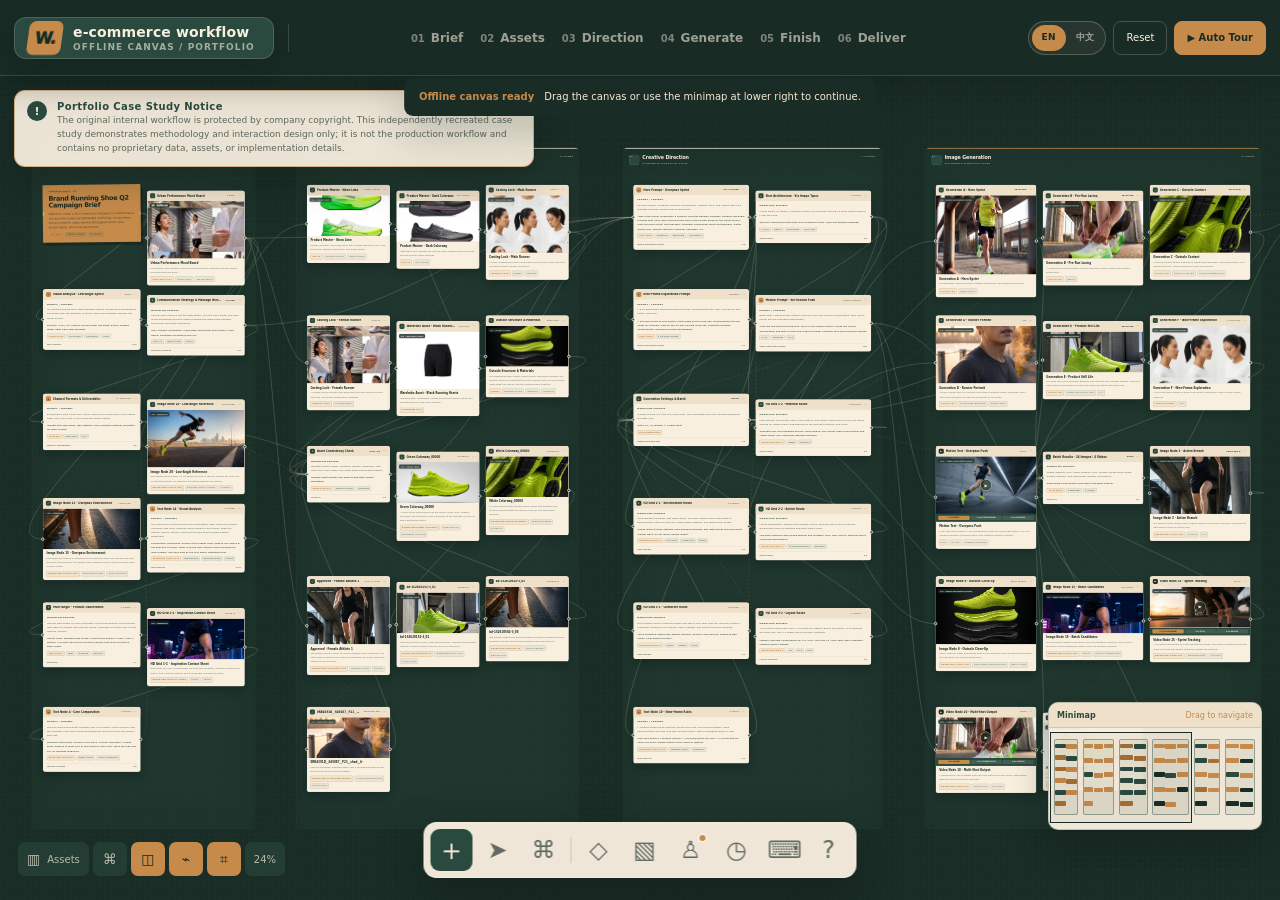
<file: workflow/index.html>
<!doctype html>
<html lang="en">
<head>
  <meta charset="utf-8">
  <meta name="viewport" content="width=device-width,initial-scale=1,maximum-scale=1,user-scalable=no">
  <meta name="color-scheme" content="dark">
  <meta name="description" content="Brand E-commerce Infinite Canvas Workflow — an offline portfolio case study recreated to demonstrate AI-directed creative production methods and interaction design.">
  <link rel="icon" type="image/png" href="../LOGO.png">
  <title>Brand E-commerce Infinite Canvas Workflow</title>
  <style>
    :root {
      --cream: #F4E8D4;
      --paper: #F8EFDF;
      --ink: #1A2C26;
      --forest: #2B4A3F;
      --amber: #C68A4A;
      --font-ui: Inter, "PingFang SC", "Microsoft YaHei", "Noto Sans SC", system-ui, sans-serif;
      --bg: var(--ink);
      --bg-2: var(--forest);
      --panel: var(--paper);
      --panel-2: var(--cream);
      --panel-3: var(--forest);
      --line: rgba(248, 239, 223, .18);
      --line-2: rgba(248, 239, 223, .42);
      --text: var(--paper);
      --muted: rgba(248, 239, 223, .68);
      --muted-2: rgba(244, 232, 212, .5);
      --accent: var(--amber);
      --accent-2: var(--forest);
      --accent-ink: var(--ink);
      --danger: #8f4338;
      --blue: var(--forest);
      --purple: var(--amber);
      --orange: var(--amber);
      --shadow: 0 18px 60px rgba(7, 18, 14, .34);
      --topbar: 76px;
    }

    * { box-sizing: border-box; }
    html, body { width: 100%; height: 100%; margin: 0; overflow: hidden; }
    body {
      color: var(--text);
      background: var(--bg);
      font-family: var(--font-ui);
      font-size: 13px;
      user-select: none;
    }
    button, input, textarea, select { font: inherit; }
    button { color: inherit; }
    img { display: block; }
    [hidden] { display: none !important; }

    .topbar {
      position: fixed;
      z-index: 100;
      inset: 0 0 auto;
      height: var(--topbar);
      display: flex;
      align-items: center;
      gap: 14px;
      padding: 0 14px;
      border-bottom: 1px solid #2a2e2a;
      background: rgba(16, 17, 16, .95);
      backdrop-filter: blur(18px);
    }
    .project-pill {
      height: 42px;
      min-width: 260px;
      display: flex;
      align-items: center;
      gap: 11px;
      padding: 0 13px;
      border: 1px solid #303530;
      border-radius: 12px;
      background: #202320;
      box-shadow: 0 10px 30px rgba(0, 0, 0, .2);
    }
    .project-logo {
      width: 34px;
      height: 34px;
      display: grid;
      place-items: center;
      border-radius: 7px;
      color: var(--accent-ink);
      background: var(--accent);
      font-size: 16px;
      font-weight: 950;
      letter-spacing: -.08em;
      transform: skew(-8deg);
    }
    .project-copy { min-width: 0; }
    .project-copy b {
      display: block;
      overflow: hidden;
      text-overflow: ellipsis;
      white-space: nowrap;
      font-size: 14px;
      letter-spacing: .01em;
    }
    .project-copy span {
      display: block;
      margin-top: 3px;
      color: var(--muted-2);
      font: 700 9px/1 ui-monospace, SFMono-Regular, Menlo, monospace;
      letter-spacing: .12em;
    }
    .top-sep { width: 1px; height: 28px; background: #2f342f; }
    .language-switch {
      flex: 0 0 auto;
      display: inline-flex;
      align-items: center;
      gap: 2px;
      padding: 3px;
      border: 1px solid rgba(248, 239, 223, .22);
      border-radius: 999px;
      background: rgba(248, 239, 223, .06);
    }
    .language-switch button {
      min-width: 34px;
      height: 26px;
      padding: 0 8px;
      border: 0;
      border-radius: 999px;
      color: rgba(248, 239, 223, .6);
      background: transparent;
      font: 800 9px/1 var(--font-ui);
      letter-spacing: .04em;
      cursor: pointer;
    }
    .language-switch button.is-active {
      color: var(--ink);
      background: var(--amber);
    }
    .portfolio-embedded .language-switch { display: none; }
    .stage-strip {
      min-width: 0;
      flex: 1;
      display: flex;
      align-items: center;
      justify-content: center;
      gap: 3px;
    }
    .stage-tab {
      height: 44px;
      padding: 0 6px;
      border: 1px solid transparent;
      border-radius: 11px;
      color: #7f887f;
      background: transparent;
      cursor: pointer;
      white-space: nowrap;
      font-size: 12px;
      font-weight: 750;
    }
    .stage-tab:hover { color: #dce2dc; background: #252925; }
    .stage-tab.active { color: var(--accent-ink); background: var(--accent); font-weight: 850; }
    .stage-tab b { margin-right: 6px; font-size: 10px; opacity: .76; }
    .top-actions { display: flex; align-items: center; gap: 7px; }
    .offline {
      display: flex;
      align-items: center;
      gap: 7px;
      margin-right: 5px;
      color: #858e85;
      font-size: 9px;
      white-space: nowrap;
    }
    .offline::before {
      content: "";
      width: 7px;
      height: 7px;
      border-radius: 50%;
      background: var(--accent);
      box-shadow: 0 0 12px rgba(212, 255, 72, .68);
    }
    html[lang="en"] .offline,
    html[lang="en"] #importBtn,
    html[lang="en"] #exportBtn {
      display: none;
    }
    .plain-btn {
      height: 34px;
      display: inline-flex;
      align-items: center;
      justify-content: center;
      gap: 7px;
      padding: 0 12px;
      border: 1px solid #3a403a;
      border-radius: 8px;
      color: #cbd1cb;
      background: #202420;
      cursor: pointer;
      font-size: 10px;
    }
    .plain-btn:hover { border-color: #596259; background: #292e29; }
    .plain-btn.primary { border-color: var(--accent); color: var(--accent-ink); background: var(--accent); font-weight: 850; }
    .plain-btn.primary:hover { background: #ddff72; }
    .plain-btn.danger { color: #ffb1ad; }
    .plain-btn.ghost { background: transparent; }

    .viewport {
      position: absolute;
      inset: var(--topbar) 0 0;
      overflow: hidden;
      cursor: default;
      background: #111211;
      touch-action: none;
    }
    .viewport.pan-mode, .viewport.space-pan { cursor: grab; }
    .viewport.panning { cursor: grabbing; }
    .world {
      position: absolute;
      width: 8000px;
      height: 3800px;
      transform-origin: 0 0;
      will-change: transform;
      background-color: #111211;
      background-image: radial-gradient(circle, rgba(111, 119, 111, .28) 1px, transparent 1px);
      background-size: 24px 24px;
      border: 1px solid #252825;
    }
    .world.grid-off { background-image: none; }
    .connections {
      position: absolute;
      z-index: 4;
      inset: 0;
      width: 8000px;
      height: 3800px;
      overflow: visible;
      pointer-events: none;
    }
    .wire {
      fill: none;
      stroke: #535a53;
      stroke-width: 2;
      opacity: .66;
      vector-effect: non-scaling-stroke;
      transition: stroke .18s, opacity .18s;
    }
    .wire.branch { stroke-dasharray: 8 9; opacity: .45; }
    .wire.hot {
      stroke: var(--accent);
      stroke-width: 3;
      opacity: 1;
      stroke-dasharray: 10 9;
      animation: wireFlow .8s linear infinite;
    }
    .wire.selected { stroke: #e3ff8b; opacity: 1; }
    @keyframes wireFlow { to { stroke-dashoffset: -19; } }

    .frame {
      position: absolute;
      z-index: 1;
      overflow: hidden;
      border: 1px dashed #373c37;
      border-radius: 20px;
      background: rgba(30, 33, 30, .38);
      box-shadow: inset 0 0 120px rgba(255, 255, 255, .008);
      pointer-events: none;
      transition: border-color .22s, background .22s;
    }
    .frame::after {
      content: "";
      position: absolute;
      left: 0;
      right: 0;
      top: 0;
      height: 5px;
      opacity: .75;
      background: var(--frame-accent, #596159);
    }
    .frame.active {
      border-color: rgba(212, 255, 72, .62);
      background: rgba(212, 255, 72, .026);
    }
    .frame.active::after { background: var(--accent); }
    .frame-head {
      position: absolute;
      left: 26px;
      top: 25px;
      display: flex;
      align-items: center;
      gap: 13px;
    }
    .frame-no {
      width: 42px;
      height: 42px;
      display: grid;
      place-items: center;
      border: 1px solid #4b534b;
      border-radius: 10px;
      color: #a8b0a8;
      font: 800 11px/1 ui-monospace, SFMono-Regular, Menlo, monospace;
      background: #202420;
    }
    .frame.active .frame-no { border-color: var(--accent); color: var(--accent-ink); background: var(--accent); }
    .frame-head b { display: block; font-size: 20px; letter-spacing: -.03em; }
    .frame-head span {
      display: block;
      margin-top: 5px;
      color: #6f776f;
      font: 750 9px/1 ui-monospace, SFMono-Regular, Menlo, monospace;
      letter-spacing: .12em;
    }
    .frame-stat {
      position: absolute;
      right: 25px;
      top: 31px;
      color: #707970;
      font: 700 9px/1 ui-monospace, SFMono-Regular, Menlo, monospace;
      letter-spacing: .08em;
    }

    .node {
      position: absolute;
      z-index: 10;
      min-height: 132px;
      overflow: visible;
      border: 1px solid #383e38;
      border-radius: 12px;
      color: var(--text);
      background: var(--panel);
      box-shadow: 0 15px 36px rgba(0, 0, 0, .29);
      cursor: pointer;
      transition: border-color .15s, box-shadow .15s, opacity .15s;
    }
    .node:hover { border-color: #626b62; box-shadow: 0 22px 55px rgba(0, 0, 0, .38); }
    .node.selected {
      z-index: 25;
      border-color: var(--accent);
      box-shadow: 0 0 0 2px rgba(212, 255, 72, .13), 0 22px 55px rgba(0, 0, 0, .42);
    }
    .node.stage-active:not(.selected) { border-color: rgba(212, 255, 72, .5); }
    .node.search-dim { opacity: .16; }
    .node.pending-source { border-color: var(--blue); box-shadow: 0 0 0 2px rgba(117, 167, 255, .13); }
    .node-head {
      height: 43px;
      display: flex;
      align-items: center;
      justify-content: space-between;
      gap: 12px;
      padding: 0 12px;
      overflow: hidden;
      border-bottom: 1px solid #303530;
      border-radius: 11px 11px 0 0;
      background: var(--panel-2);
      cursor: grab;
    }
    .node.dragging .node-head { cursor: grabbing; }
    .node-title {
      min-width: 0;
      display: flex;
      align-items: center;
      gap: 8px;
      font-size: 11px;
      font-weight: 800;
    }
    .node-title strong {
      overflow: hidden;
      text-overflow: ellipsis;
      white-space: nowrap;
    }
    .node-icon {
      width: 21px;
      height: 21px;
      flex: 0 0 auto;
      display: grid;
      place-items: center;
      border-radius: 6px;
      color: #d7ddd7;
      background: #303630;
      font-size: 10px;
    }
    .node[data-type="image"] .node-icon { color: #dfffa0; background: #364327; }
    .node[data-type="video"] .node-icon { color: #c8dcff; background: #293950; }
    .node[data-type="text"] .node-icon { color: #e3d4ff; background: #3b304a; }
    .node[data-type="process"] .node-icon { color: #ffe0b4; background: #4b3624; }
    .node[data-type="delivery"] .node-icon { color: #c5ffed; background: #234239; }
    .node-status {
      flex: 0 0 auto;
      color: #7e887f;
      font: 750 8px/1 ui-monospace, SFMono-Regular, Menlo, monospace;
      letter-spacing: .08em;
      white-space: nowrap;
    }
    .node-status.ready { color: var(--accent); }
    .node-body {
      overflow: hidden;
      border-radius: 0 0 11px 11px;
    }
    .node-copy { padding: 16px; }
    .node-kicker {
      margin-bottom: 10px;
      color: var(--accent);
      font: 800 8px/1 ui-monospace, SFMono-Regular, Menlo, monospace;
      letter-spacing: .15em;
    }
    .node-description { color: #aeb6af; font-size: 10px; line-height: 1.68; }
    .node-description b { color: #eef2ec; }
    .node-prompt {
      max-height: 138px;
      overflow: hidden;
      color: #d4d9d4;
      font: 500 10px/1.74 ui-monospace, SFMono-Regular, Menlo, monospace;
    }
    .node-meta {
      display: flex;
      align-items: center;
      justify-content: space-between;
      gap: 10px;
      margin-top: 13px;
      padding-top: 10px;
      border-top: 1px solid #303530;
      color: #747d75;
      font: 700 8px/1 ui-monospace, SFMono-Regular, Menlo, monospace;
    }
    .tags { display: flex; flex-wrap: wrap; gap: 6px; margin-top: 11px; }
    .tag {
      padding: 4px 7px;
      border: 1px solid #3a413a;
      border-radius: 5px;
      color: #929b93;
      background: #242824;
      font-size: 8px;
      letter-spacing: .04em;
    }
    .tag.accent { border-color: rgba(212, 255, 72, .42); color: var(--accent); }
    .media { position: relative; overflow: hidden; background: #e9ece7; }
    .media img { width: 100%; height: 100%; object-fit: cover; pointer-events: none; }
    .media.short { height: 170px; }
    .media.medium { height: 240px; }
    .media.tall { height: 330px; }
    .media .media-badge {
      position: absolute;
      left: 10px;
      top: 10px;
      padding: 5px 7px;
      border-radius: 6px;
      color: #fff;
      background: rgba(15, 17, 15, .7);
      backdrop-filter: blur(8px);
      font: 750 8px/1 ui-monospace, SFMono-Regular, Menlo, monospace;
    }
    .play-disc {
      position: absolute;
      left: 50%;
      top: 50%;
      width: 48px;
      height: 48px;
      display: grid;
      place-items: center;
      border: 1px solid rgba(255, 255, 255, .72);
      border-radius: 50%;
      color: #fff;
      background: rgba(8, 10, 8, .38);
      box-shadow: 0 10px 28px rgba(0, 0, 0, .28);
      transform: translate(-50%, -50%);
      font-size: 17px;
    }
    .video-timeline {
      display: flex;
      gap: 3px;
      padding: 7px 10px;
      border-top: 1px solid #303530;
      border-bottom: 1px solid #303530;
      background: #171a17;
    }
    .video-timeline span {
      min-width: 0;
      flex: 1 1 0;
      overflow: hidden;
      padding: 5px 6px;
      border-radius: 4px;
      color: #a9b1aa;
      background: #2b302b;
      font: 700 7px/1 ui-monospace, SFMono-Regular, Menlo, monospace;
      text-align: center;
      text-overflow: ellipsis;
      white-space: nowrap;
    }
    .video-timeline span:first-child { color: #18200c; background: var(--accent); }
    .caption { padding: 12px 14px 14px; }
    .caption b { display: block; margin-bottom: 5px; font-size: 11px; }
    .caption span { color: #8f988f; font-size: 9px; line-height: 1.5; }
    .quality { color: var(--accent) !important; font-weight: 850; }
    .note-card {
      overflow: hidden;
      border: 0;
      border-radius: 4px;
      color: #171b12;
      background: #efffbb;
      box-shadow: 10px 12px 0 rgba(0, 0, 0, .28);
      transform: rotate(-.7deg);
    }
    .note-card:hover { border-color: transparent; }
    .note-card .node-head { display: none; }
    .note-card .node-copy { padding: 24px; }
    .note-card .node-kicker { color: #54611f; }
    .note-card .node-description { color: rgba(21, 25, 16, .72); font-size: 11px; }
    .note-card h2 { margin: 0 0 14px; font-size: 27px; line-height: 1.04; letter-spacing: -.05em; }
    .port {
      position: absolute;
      z-index: 40;
      top: calc(50% - 7px);
      width: 14px;
      height: 14px;
      border: 3px solid #151715;
      border-radius: 50%;
      background: #737c74;
      cursor: crosshair;
      transition: transform .14s, background .14s, box-shadow .14s;
    }
    .port:hover { transform: scale(1.28); background: var(--accent); box-shadow: 0 0 15px rgba(212, 255, 72, .75); }
    .port.in { left: -8px; }
    .port.out { right: -8px; }
    .node.selected .port { background: var(--accent); }
    .node.pending-source .port.out { background: var(--blue); box-shadow: 0 0 16px rgba(117, 167, 255, .72); }
    .node-more {
      width: 24px;
      height: 24px;
      display: grid;
      place-items: center;
      border: 0;
      border-radius: 5px;
      color: #808981;
      background: transparent;
      cursor: pointer;
      font-size: 14px;
    }
    .node-more:hover { color: #e8ede8; background: #343a34; }

    .floating-toolbar {
      position: fixed;
      z-index: 120;
      left: 50%;
      bottom: 22px;
      display: flex;
      align-items: center;
      gap: 4px;
      padding: 6px;
      border: 1px solid #3a403a;
      border-radius: 13px;
      background: rgba(31, 34, 31, .97);
      box-shadow: 0 18px 55px rgba(0, 0, 0, .46);
      backdrop-filter: blur(14px);
      transform: translateX(-50%);
    }
    .tool-btn {
      position: relative;
      width: 42px;
      height: 42px;
      display: grid;
      place-items: center;
      border: 0;
      border-radius: 9px;
      color: #b9c0b9;
      background: transparent;
      cursor: pointer;
      font-size: 24px;
    }
    .tool-btn:hover { color: #fff; background: #303530; }
    .tool-btn.active { color: var(--accent-ink); background: var(--accent); }
    .tool-btn.accent { color: var(--accent-ink); background: #f4f6f1; font-size: 30px; }
    .tool-btn.accent:hover { background: var(--accent); }
    .tool-btn.has-dot::after {
      content: "";
      position: absolute;
      right: 6px;
      top: 6px;
      width: 6px;
      height: 6px;
      border-radius: 50%;
      background: #6fb1ff;
      box-shadow: 0 0 0 2px #202320;
    }
    .tool-sep { width: 1px; height: 26px; margin: 0 2px; background: #3a403a; }
    .tooltip {
      position: absolute;
      left: 50%;
      bottom: calc(100% + 10px);
      padding: 8px 10px;
      border: 1px solid #3f463f;
      border-radius: 6px;
      color: #dfe4df;
      background: #222622;
      opacity: 0;
      pointer-events: none;
      transform: translate(-50%, 4px);
      transition: .15s;
      font-size: 11px;
      white-space: nowrap;
    }
    .tool-btn:hover .tooltip { opacity: 1; transform: translate(-50%, 0); }

    .utility-bar {
      position: fixed;
      z-index: 115;
      left: 18px;
      bottom: 24px;
      display: flex;
      align-items: center;
      gap: 4px;
    }
    .utility-btn {
      height: 34px;
      min-width: 34px;
      display: inline-flex;
      align-items: center;
      justify-content: center;
      gap: 7px;
      padding: 0 9px;
      border: 0;
      border-radius: 7px;
      color: #828b83;
      background: transparent;
      cursor: pointer;
      font-size: 14px;
    }
    .utility-btn span { font-size: 10px; }
    .utility-btn:hover, .utility-btn.active { color: #e7ece7; background: #252925; }
    .utility-btn.active { color: var(--accent); }

    .command-bar {
      position: fixed;
      z-index: 110;
      left: 50%;
      bottom: 78px;
      width: min(620px, calc(100vw - 580px));
      min-width: 340px;
      height: 46px;
      display: flex;
      align-items: center;
      gap: 8px;
      padding: 0 7px 0 15px;
      border: 1px solid #363c36;
      border-radius: 12px;
      background: rgba(27, 30, 27, .95);
      box-shadow: 0 15px 44px rgba(0, 0, 0, .34);
      backdrop-filter: blur(14px);
      transform: translateX(-50%);
    }
    .command-bar::before { content: "✦"; color: var(--accent); }
    .command-bar input {
      min-width: 0;
      flex: 1;
      border: 0;
      outline: 0;
      color: #e9eee9;
      background: transparent;
      font-size: 10px;
      user-select: text;
    }
    .command-bar input::placeholder { color: #697169; }
    .send-btn {
      width: 32px;
      height: 32px;
      display: grid;
      place-items: center;
      border: 0;
      border-radius: 8px;
      color: var(--accent-ink);
      background: var(--accent);
      cursor: pointer;
      font-size: 14px;
    }

    .search-wrap {
      position: fixed;
      z-index: 112;
      right: 18px;
      bottom: 24px;
      width: 216px;
      height: 36px;
      display: flex;
      align-items: center;
      gap: 8px;
      padding: 0 10px;
      border: 1px solid #353b35;
      border-radius: 8px;
      background: rgba(28, 31, 28, .94);
    }
    .search-wrap span { color: #788078; }
    .search-wrap input {
      min-width: 0;
      flex: 1;
      border: 0;
      outline: 0;
      color: #dce2dc;
      background: transparent;
      font-size: 10px;
      user-select: text;
    }
    .search-wrap input::placeholder { color: #656d65; }

    .popover {
      position: fixed;
      z-index: 180;
      width: 260px;
      overflow: hidden;
      border: 1px solid #404740;
      border-radius: 12px;
      background: #1d211d;
      box-shadow: var(--shadow);
    }
    .popover-head {
      padding: 13px 14px 10px;
      color: #737c74;
      font: 750 9px/1 ui-monospace, SFMono-Regular, Menlo, monospace;
      letter-spacing: .13em;
    }
    .popover-grid {
      display: grid;
      grid-template-columns: 1fr 1fr;
      gap: 7px;
      padding: 0 10px 10px;
    }
    .create-kind {
      min-height: 74px;
      padding: 11px;
      border: 1px solid #353b35;
      border-radius: 9px;
      color: #cdd3cd;
      background: #242824;
      text-align: left;
      cursor: pointer;
    }
    .create-kind:hover { border-color: #687168; background: #2a2f2a; }
    .create-kind i {
      width: 24px;
      height: 24px;
      display: grid;
      place-items: center;
      margin-bottom: 8px;
      border-radius: 6px;
      color: var(--accent);
      background: #333a2d;
      font-style: normal;
    }
    .create-kind b { display: block; font-size: 10px; }
    .create-kind span { display: block; margin-top: 4px; color: #747d75; font-size: 8px; }
    .zoom-menu { width: 170px; padding: 7px; }
    .zoom-option {
      width: 100%;
      height: 34px;
      display: flex;
      align-items: center;
      justify-content: space-between;
      padding: 0 10px;
      border: 0;
      border-radius: 7px;
      color: #bbc2bb;
      background: transparent;
      cursor: pointer;
      font-size: 10px;
    }
    .zoom-option:hover { background: #2b302b; }
    .zoom-option span { color: #707970; }

    .drawer {
      position: fixed;
      z-index: 160;
      left: 14px;
      top: 78px;
      bottom: 74px;
      width: 334px;
      display: flex;
      flex-direction: column;
      overflow: hidden;
      border: 1px solid #3b423b;
      border-radius: 13px;
      background: rgba(27, 30, 27, .98);
      box-shadow: var(--shadow);
      transform: translateX(-370px);
      opacity: 0;
      pointer-events: none;
      transition: transform .22s, opacity .22s;
      backdrop-filter: blur(18px);
    }
    .drawer.open { transform: translateX(0); opacity: 1; pointer-events: auto; }
    .drawer-top {
      min-height: 56px;
      display: flex;
      align-items: center;
      justify-content: space-between;
      gap: 12px;
      padding: 0 15px;
      border-bottom: 1px solid #323832;
    }
    .drawer-top b { font-size: 13px; }
    .drawer-top span { display: block; margin-top: 3px; color: #707970; font-size: 8px; }
    .icon-btn {
      width: 30px;
      height: 30px;
      display: grid;
      place-items: center;
      border: 0;
      border-radius: 7px;
      color: #8a938b;
      background: transparent;
      cursor: pointer;
      font-size: 18px;
    }
    .icon-btn:hover { color: #fff; background: #2c312c; }
    .drawer-body { min-height: 0; flex: 1; overflow: auto; padding: 13px; }
    .drawer-section { margin-bottom: 18px; }
    .drawer-label {
      margin-bottom: 9px;
      color: #717a72;
      font: 750 8px/1 ui-monospace, SFMono-Regular, Menlo, monospace;
      letter-spacing: .12em;
    }
    .asset-grid { display: grid; grid-template-columns: 1fr 1fr; gap: 9px; }
    .asset-card {
      overflow: hidden;
      border: 1px solid #353b35;
      border-radius: 9px;
      color: #cbd1cb;
      background: #222622;
      cursor: pointer;
      text-align: left;
    }
    .asset-card:hover { border-color: var(--accent); }
    .asset-card img { width: 100%; height: 104px; object-fit: cover; background: #e7e9e5; }
    .asset-card div { padding: 9px; }
    .asset-card b { display: block; overflow: hidden; text-overflow: ellipsis; white-space: nowrap; font-size: 9px; }
    .asset-card span { display: block; margin-top: 4px; color: #727b73; font-size: 7px; }
    .template-card {
      width: 100%;
      display: flex;
      align-items: center;
      gap: 11px;
      margin-bottom: 8px;
      padding: 12px;
      border: 1px solid #353b35;
      border-radius: 9px;
      color: #d9ded9;
      background: #232723;
      cursor: pointer;
      text-align: left;
    }
    .template-card:hover { border-color: #697269; background: #292e29; }
    .template-icon {
      width: 34px;
      height: 34px;
      flex: 0 0 auto;
      display: grid;
      place-items: center;
      border-radius: 8px;
      color: var(--accent-ink);
      background: var(--accent);
      font-size: 15px;
    }
    .template-card b { display: block; font-size: 10px; }
    .template-card span { display: block; margin-top: 5px; color: #788179; font-size: 8px; line-height: 1.45; }
    .history-actions { display: grid; grid-template-columns: 1fr 1fr; gap: 8px; margin-bottom: 12px; }
    .history-list { display: grid; gap: 6px; }
    .history-item {
      display: flex;
      align-items: flex-start;
      gap: 9px;
      padding: 9px;
      border-radius: 7px;
      color: #939c94;
      background: #222622;
      font-size: 9px;
      line-height: 1.45;
    }
    .history-item.current { color: #e4e9e4; box-shadow: inset 2px 0 var(--accent); }
    .history-dot {
      width: 6px;
      height: 6px;
      flex: 0 0 auto;
      margin-top: 4px;
      border-radius: 50%;
      background: #5e675f;
    }
    .history-item.current .history-dot { background: var(--accent); }

    .inspector {
      position: fixed;
      z-index: 155;
      right: 14px;
      top: 78px;
      bottom: 74px;
      width: 326px;
      display: flex;
      flex-direction: column;
      overflow: hidden;
      border: 1px solid #3b423b;
      border-radius: 13px;
      background: rgba(27, 30, 27, .98);
      box-shadow: var(--shadow);
      transform: translateX(360px);
      opacity: 0;
      pointer-events: none;
      transition: transform .22s, opacity .22s;
      backdrop-filter: blur(18px);
    }
    .inspector.open { transform: translateX(0); opacity: 1; pointer-events: auto; }
    .inspector-head {
      min-height: 58px;
      display: flex;
      align-items: center;
      justify-content: space-between;
      padding: 0 14px;
      border-bottom: 1px solid #323832;
    }
    .inspector-head .eyebrow { color: var(--accent); font: 800 8px/1 ui-monospace, SFMono-Regular, Menlo, monospace; letter-spacing: .13em; }
    .inspector-head b { display: block; margin-top: 5px; font-size: 12px; }
    .inspector-body { min-height: 0; flex: 1; overflow: auto; padding: 15px; user-select: text; }
    .field { margin-bottom: 14px; }
    .field label {
      display: flex;
      align-items: center;
      justify-content: space-between;
      margin-bottom: 7px;
      color: #778078;
      font: 750 8px/1 ui-monospace, SFMono-Regular, Menlo, monospace;
      letter-spacing: .1em;
      text-transform: uppercase;
    }
    .field input, .field textarea, .field select {
      width: 100%;
      border: 1px solid #383f38;
      border-radius: 8px;
      outline: 0;
      color: #e6ebe6;
      background: #222622;
      user-select: text;
    }
    .field input, .field select { height: 37px; padding: 0 10px; }
    .field textarea { min-height: 105px; padding: 10px; resize: vertical; line-height: 1.55; }
    .field input:focus, .field textarea:focus, .field select:focus { border-color: var(--accent); }
    .ratio-row { display: flex; gap: 6px; }
    .ratio-chip {
      flex: 1;
      height: 32px;
      border: 1px solid #383f38;
      border-radius: 7px;
      color: #858e86;
      background: #222622;
      cursor: pointer;
      font-size: 9px;
    }
    .ratio-chip.active { border-color: var(--accent); color: var(--accent-ink); background: var(--accent); font-weight: 850; }
    .connection-list { display: grid; gap: 6px; }
    .connection-item {
      display: flex;
      align-items: center;
      justify-content: space-between;
      gap: 8px;
      padding: 8px 9px;
      border: 1px solid #353b35;
      border-radius: 7px;
      color: #aab2ab;
      background: #222622;
      font-size: 9px;
    }
    .connection-item span { overflow: hidden; text-overflow: ellipsis; white-space: nowrap; }
    .unlink {
      flex: 0 0 auto;
      border: 0;
      color: #777f78;
      background: transparent;
      cursor: pointer;
    }
    .unlink:hover { color: var(--danger); }
    .inspector-actions {
      display: grid;
      grid-template-columns: 1fr 1fr;
      gap: 7px;
      padding: 12px;
      border-top: 1px solid #323832;
    }
    .inspector-actions .run { grid-column: 1 / -1; }

    .minimap {
      position: fixed;
      z-index: 108;
      right: 18px;
      bottom: 70px;
      width: 214px;
      height: 128px;
      overflow: hidden;
      border: 1px solid #3b423b;
      border-radius: 10px;
      background: rgba(25, 28, 25, .96);
      box-shadow: 0 13px 34px rgba(0, 0, 0, .35);
      cursor: grab;
      touch-action: none;
    }
    .minimap.dragging { cursor: grabbing; }
    .mini-label {
      position: absolute;
      z-index: 4;
      left: 0;
      right: 0;
      top: 0;
      height: 25px;
      display: flex;
      align-items: center;
      justify-content: space-between;
      padding: 0 8px;
      border-bottom: 1px solid #343a34;
      color: #9ca59d;
      background: #202420;
      font-size: 8px;
      pointer-events: none;
    }
    .mini-label span { color: var(--accent); }
    .mini-surface {
      position: absolute;
      inset: 25px 0 0;
      overflow: hidden;
    }
    .mini-frame {
      position: absolute;
      border: 1px solid #485048;
      border-radius: 2px;
      background: rgba(89, 97, 89, .16);
    }
    .mini-frame.active { border-color: var(--accent); background: rgba(212, 255, 72, .12); }
    .mini-node {
      position: absolute;
      min-width: 2px;
      min-height: 2px;
      border-radius: 1px;
      background: #808980;
    }
    .mini-node.image { background: #d4ff48; }
    .mini-node.video { background: #78aaff; }
    .mini-node.text { background: #bb8cff; }
    .mini-view {
      position: absolute;
      border: 1px solid rgba(255, 255, 255, .82);
      background: rgba(255, 255, 255, .045);
      pointer-events: none;
    }

    .context-menu {
      position: fixed;
      z-index: 210;
      width: 174px;
      padding: 6px;
      border: 1px solid #3f463f;
      border-radius: 9px;
      background: #202420;
      box-shadow: var(--shadow);
    }
    .context-menu button {
      width: 100%;
      height: 34px;
      display: flex;
      align-items: center;
      justify-content: space-between;
      padding: 0 9px;
      border: 0;
      border-radius: 6px;
      color: #bfc6bf;
      background: transparent;
      cursor: pointer;
      font-size: 9px;
      text-align: left;
    }
    .context-menu button:hover { color: #fff; background: #2d322d; }
    .context-menu button.danger:hover { color: #ff9893; }
    .context-menu button span { color: #687169; font-size: 8px; }

    .modal {
      position: fixed;
      z-index: 260;
      inset: 0;
      display: grid;
      place-items: center;
      padding: 20px;
      background: rgba(8, 9, 8, .74);
      backdrop-filter: blur(10px);
    }
    .modal-card {
      width: min(720px, calc(100vw - 40px));
      max-height: min(720px, calc(100vh - 40px));
      overflow: auto;
      border: 1px solid #424942;
      border-radius: 16px;
      background: #1c201c;
      box-shadow: 0 30px 100px rgba(0, 0, 0, .58);
    }
    .modal-accent { height: 6px; background: var(--accent); }
    .modal-head {
      display: flex;
      align-items: center;
      justify-content: space-between;
      gap: 20px;
      padding: 20px 22px;
      border-bottom: 1px solid #343a34;
    }
    .modal-head small { color: var(--accent); font: 800 8px/1 ui-monospace, SFMono-Regular, Menlo, monospace; letter-spacing: .15em; }
    .modal-head h2 { margin: 8px 0 0; font-size: 23px; letter-spacing: -.04em; }
    .modal-body { padding: 22px; }
    .shortcut-grid { display: grid; grid-template-columns: 1fr 1fr; gap: 8px; }
    .shortcut {
      display: flex;
      align-items: center;
      justify-content: space-between;
      gap: 12px;
      padding: 11px 12px;
      border: 1px solid #353b35;
      border-radius: 8px;
      color: #b7beb7;
      background: #222622;
      font-size: 10px;
    }
    kbd {
      min-width: 28px;
      padding: 4px 7px;
      border: 1px solid #4b534b;
      border-bottom-width: 2px;
      border-radius: 5px;
      color: #dce2dc;
      background: #2c312c;
      text-align: center;
      font: 750 8px/1 ui-monospace, SFMono-Regular, Menlo, monospace;
    }
    .tutorial-grid { display: grid; grid-template-columns: repeat(3, 1fr); gap: 10px; }
    .tutorial-step { min-height: 150px; padding: 15px; border: 1px solid #353b35; border-radius: 10px; background: #222622; }
    .tutorial-step i { width: 28px; height: 28px; display: grid; place-items: center; border-radius: 8px; color: var(--accent-ink); background: var(--accent); font-style: normal; font-weight: 850; }
    .tutorial-step b { display: block; margin-top: 15px; font-size: 11px; }
    .tutorial-step p { margin: 8px 0 0; color: #818a82; font-size: 9px; line-height: 1.65; }
    .confirm-card { width: min(440px, calc(100vw - 40px)); }
    .confirm-copy { color: #9da59e; font-size: 11px; line-height: 1.7; }
    .confirm-actions { display: flex; justify-content: flex-end; gap: 8px; margin-top: 20px; }

    .toast {
      position: fixed;
      z-index: 300;
      left: 50%;
      top: 78px;
      min-width: 300px;
      max-width: min(540px, calc(100vw - 30px));
      padding: 11px 14px;
      border: 1px solid #414841;
      border-radius: 9px;
      color: #dfe5df;
      background: #222622;
      box-shadow: 0 15px 42px rgba(0, 0, 0, .4);
      text-align: center;
      transform: translate(-50%, -14px);
      opacity: 0;
      pointer-events: none;
      transition: .2s;
      font-size: 10px;
    }
    .toast.show { transform: translate(-50%, 0); opacity: 1; }
    .toast b { color: var(--accent); }
    .connect-hint {
      position: fixed;
      z-index: 126;
      left: 50%;
      top: 78px;
      padding: 9px 12px;
      border: 1px solid rgba(117, 167, 255, .5);
      border-radius: 8px;
      color: #dce8ff;
      background: rgba(31, 45, 65, .95);
      transform: translateX(-50%);
      font-size: 9px;
    }

    .portfolio-notice {
      position: fixed;
      z-index: 96;
      top: calc(var(--topbar) + 14px);
      left: 14px;
      width: min(520px, calc(100vw - 28px));
      display: flex;
      align-items: flex-start;
      gap: 10px;
      padding: 10px 12px;
      border: 1px solid rgba(198, 138, 74, .58);
      border-radius: 11px;
      color: var(--ink);
      background: rgba(248, 239, 223, .94);
      box-shadow: 0 14px 36px rgba(7, 18, 14, .24);
      backdrop-filter: blur(14px);
      pointer-events: none;
    }
    .portfolio-notice::before {
      width: 20px;
      height: 20px;
      display: grid;
      flex: 0 0 auto;
      border-radius: 50%;
      color: var(--cream);
      background: var(--forest);
      content: "!";
      font-size: 11px;
      font-weight: 900;
      place-items: center;
    }
    .portfolio-notice strong {
      display: block;
      margin-bottom: 2px;
      color: var(--forest);
      font-size: 10px;
      letter-spacing: .04em;
    }
    .portfolio-notice span {
      display: block;
      color: rgba(26, 44, 38, .68);
      font-size: 9px;
      line-height: 1.55;
    }

    /* Product theme: deep-green canvas, paper cards, amber interaction */
    body * { font-family: var(--font-ui) !important; }
    .topbar {
      border-color: rgba(248, 239, 223, .14);
      background: rgba(26, 44, 38, .97);
      box-shadow: 0 10px 28px rgba(10, 22, 18, .28);
    }
    .project-pill {
      border-color: rgba(248, 239, 223, .16);
      background: var(--forest);
      box-shadow: 0 8px 20px rgba(10, 22, 18, .22);
    }
    .project-logo { color: var(--ink); background: var(--amber); }
    .project-copy b { color: var(--paper); }
    .project-copy span, .offline, .stage-tab { color: rgba(248, 239, 223, .6); }
    .top-sep { background: rgba(248, 239, 223, .16); }
    .tool-sep { background: rgba(26, 44, 38, .16); }
    .stage-tab:hover { color: var(--paper); background: rgba(248, 239, 223, .08); }
    .stage-tab.active { color: var(--ink); background: var(--amber); }
    .stage-tab.active {
      border-color: rgba(248, 239, 223, .2);
      box-shadow: 0 8px 20px rgba(10, 22, 18, .24);
    }
    .offline::before {
      background: var(--amber);
      box-shadow: 0 0 0 3px rgba(198, 138, 74, .14);
    }
    .plain-btn {
      border-color: rgba(248, 239, 223, .2);
      color: var(--paper);
      background: var(--forest);
    }
    .plain-btn:hover { border-color: var(--amber); background: rgba(198, 138, 74, .16); }
    .plain-btn.primary { border-color: var(--amber); color: var(--ink); background: var(--amber); }
    .plain-btn.primary:hover { color: var(--ink); background: var(--cream); }
    .plain-btn.danger { color: #F4E8D4; }

    .viewport, .world { background-color: var(--ink); }
    .world {
      border-color: rgba(248, 239, 223, .12);
      background-image:
        radial-gradient(circle, rgba(244, 232, 212, .2) 1px, transparent 1px),
        linear-gradient(135deg, rgba(43, 74, 63, .16), transparent 55%);
    }
    .wire { stroke: rgba(244, 232, 212, .55); }
    .wire.branch { stroke: rgba(198, 138, 74, .82); }
    .wire.hot { stroke: var(--amber); }
    .wire.selected { stroke: var(--paper); }
    .frame {
      border-color: rgba(244, 232, 212, .28);
      background: rgba(43, 74, 63, .34);
      box-shadow: inset 0 0 140px rgba(10, 22, 18, .13);
    }
    .frame::after { background: var(--frame-accent, var(--amber)); }
    .frame.active {
      border-color: var(--amber);
      background: rgba(198, 138, 74, .09);
    }
    .frame.active::after { background: var(--amber); }
    .frame-no {
      border-color: rgba(248, 239, 223, .24);
      color: var(--paper);
      background: var(--forest);
    }
    .frame.active .frame-no { border-color: var(--amber); color: var(--ink); background: var(--amber); }
    .frame-head b { color: var(--paper); }
    .frame-head span, .frame-stat { color: rgba(248, 239, 223, .55); }

    .node {
      border-color: rgba(26, 44, 38, .2);
      color: var(--ink);
      background: var(--paper);
      box-shadow: 0 16px 38px rgba(7, 18, 14, .3);
    }
    .node:hover {
      border-color: var(--amber);
      box-shadow: 0 22px 48px rgba(7, 18, 14, .38);
    }
    .node.selected {
      border-color: var(--amber);
      box-shadow: 0 0 0 3px rgba(198, 138, 74, .32), 0 20px 44px rgba(7, 18, 14, .34);
    }
    .node.stage-active:not(.selected) { border-color: rgba(198, 138, 74, .8); }
    .node.pending-source { border-color: var(--forest); box-shadow: 0 0 0 3px rgba(43, 74, 63, .16); }
    .node-head {
      border-color: rgba(26, 44, 38, .13);
      background: #efe0ca;
    }
    .node-icon { color: var(--cream); background: var(--ink); }
    .node[data-type="image"] .node-icon { color: var(--cream); background: var(--forest); }
    .node[data-type="video"] .node-icon { color: var(--cream); background: var(--ink); }
    .node[data-type="text"] .node-icon { color: var(--ink); background: var(--amber); }
    .node[data-type="process"] .node-icon { color: var(--cream); background: var(--forest); }
    .node[data-type="delivery"] .node-icon { color: var(--cream); background: var(--ink); }
    .node-status { color: rgba(26, 44, 38, .52); }
    .node-status.ready, .node-kicker, .quality { color: var(--forest) !important; }
    .node-description { color: rgba(26, 44, 38, .72); }
    .node-description b { color: var(--ink); }
    .node-prompt { color: var(--ink); }
    .node-meta {
      border-color: rgba(26, 44, 38, .13);
      color: rgba(26, 44, 38, .58);
    }
    .tag {
      border-color: rgba(43, 74, 63, .25);
      color: var(--forest);
      background: rgba(43, 74, 63, .06);
    }
    .tag.accent {
      border-color: rgba(198, 138, 74, .62);
      color: #88591f;
      background: rgba(198, 138, 74, .12);
    }
    .media { background: #eadbc4; }
    .media .media-badge { color: var(--cream); background: rgba(26, 44, 38, .82); }
    .play-disc {
      border-color: rgba(244, 232, 212, .86);
      color: var(--cream);
      background: rgba(26, 44, 38, .62);
    }
    .video-timeline {
      border-color: rgba(26, 44, 38, .15);
      background: var(--forest);
    }
    .video-timeline span { color: var(--cream); background: rgba(244, 232, 212, .12); }
    .video-timeline span:first-child { color: var(--ink); background: var(--amber); }
    .caption span { color: rgba(26, 44, 38, .64); }
    .note-card {
      color: var(--ink);
      background: var(--amber);
      box-shadow: 10px 12px 0 rgba(10, 22, 18, .36);
    }
    .note-card .node-kicker, .note-card .node-description { color: rgba(26, 44, 38, .76) !important; }
    .port { border-color: var(--paper); background: var(--forest); }
    .port:hover, .node.selected .port { background: var(--amber); box-shadow: 0 0 0 4px rgba(198, 138, 74, .22); }
    .node.pending-source .port.out { background: var(--forest); box-shadow: 0 0 0 4px rgba(43, 74, 63, .18); }
    .node-more { color: rgba(26, 44, 38, .55); }
    .node-more:hover { color: var(--cream); background: var(--forest); }

    .floating-toolbar, .command-bar, .search-wrap {
      border-color: rgba(26, 44, 38, .22);
      background: rgba(248, 239, 223, .96);
      box-shadow: 0 16px 38px rgba(7, 18, 14, .3);
    }
    .tool-btn { color: rgba(26, 44, 38, .66); }
    .tool-btn:hover { color: var(--ink); background: rgba(43, 74, 63, .09); }
    .tool-btn.active { color: var(--cream); background: var(--ink); }
    .tool-btn.accent { color: var(--cream); background: var(--forest); }
    .tool-btn.accent:hover { color: var(--ink); background: var(--amber); }
    .floating-toolbar {
      border-color: rgba(248, 239, 223, .72);
      box-shadow: 0 18px 46px rgba(7, 18, 14, .36);
    }
    .tool-btn.has-dot::after { background: var(--amber); box-shadow: 0 0 0 2px var(--paper); }
    .tooltip {
      border-color: rgba(26, 44, 38, .22);
      color: var(--cream);
      background: var(--ink);
    }
    .utility-btn {
      color: rgba(248, 239, 223, .7);
      background: rgba(43, 74, 63, .58);
    }
    .utility-btn:hover, .utility-btn.active { color: var(--ink); background: var(--amber); }
    .utility-btn.active { color: var(--ink); }
    .command-bar::before { color: var(--amber); }
    .command-bar input, .search-wrap input { color: var(--ink); }
    .command-bar input::placeholder, .search-wrap input::placeholder, .search-wrap span { color: rgba(26, 44, 38, .46); }
    .send-btn { color: var(--cream); background: var(--ink); }

    .popover, .drawer, .inspector, .context-menu, .modal-card {
      border-color: rgba(26, 44, 38, .24);
      color: var(--ink);
      background: rgba(248, 239, 223, .98);
      box-shadow: var(--shadow);
    }
    .popover-head, .drawer-top span, .drawer-label, .field label { color: rgba(26, 44, 38, .56); }
    .create-kind, .asset-card, .template-card, .history-item, .connection-item,
    .shortcut, .tutorial-step {
      border-color: rgba(26, 44, 38, .18);
      color: var(--ink);
      background: #efe0ca;
    }
    .create-kind:hover, .template-card:hover {
      border-color: var(--forest);
      background: #e8d6bc;
    }
    .create-kind i, .template-icon, .tutorial-step i {
      color: var(--cream);
      background: var(--forest);
    }
    .create-kind span, .asset-card span, .template-card span, .history-item,
    .connection-item, .tutorial-step p, .confirm-copy { color: rgba(26, 44, 38, .62); }
    .asset-card:hover { border-color: var(--amber); }
    .zoom-option { color: var(--ink); }
    .zoom-option:hover, .icon-btn:hover, .context-menu button:hover { color: var(--cream); background: var(--forest); }
    .zoom-option span, .icon-btn, .context-menu button span { color: rgba(26, 44, 38, .55); }
    .drawer-top, .inspector-head, .inspector-actions { border-color: rgba(26, 44, 38, .14); }
    .history-item.current { color: var(--ink); box-shadow: inset 3px 0 var(--amber); }
    .history-dot { background: rgba(43, 74, 63, .35); }
    .history-item.current .history-dot { background: var(--amber); }
    .inspector-head .eyebrow, .modal-head small { color: var(--amber); }
    .field input, .field textarea, .field select, .ratio-chip {
      border-color: rgba(26, 44, 38, .22);
      color: var(--ink);
      background: var(--cream);
    }
    .field input:focus, .field textarea:focus, .field select:focus { border-color: var(--forest); }
    .ratio-chip { color: rgba(26, 44, 38, .58); }
    .ratio-chip.active { border-color: var(--ink); color: var(--cream); background: var(--ink); }

    .minimap {
      border-color: rgba(26, 44, 38, .22);
      background: rgba(248, 239, 223, .96);
      box-shadow: 0 14px 36px rgba(7, 18, 14, .3);
    }
    .mini-label {
      border-color: rgba(26, 44, 38, .14);
      color: var(--forest);
      background: #efe0ca;
    }
    .mini-label span { color: var(--amber); }
    .mini-frame { border-color: rgba(43, 74, 63, .42); background: rgba(43, 74, 63, .07); }
    .mini-frame.active { border-color: var(--amber); background: rgba(198, 138, 74, .12); }
    .mini-node { background: var(--forest); }
    .mini-node.image { background: var(--amber); }
    .mini-node.video { background: var(--ink); }
    .mini-node.text { background: #a66f35; }
    .mini-view { border-color: var(--ink); background: rgba(26, 44, 38, .04); }
    .context-menu button { color: var(--ink); }
    .context-menu button.danger:hover { color: var(--cream); background: var(--danger); }
    .modal { background: rgba(26, 44, 38, .46); }
    .modal-card { box-shadow: 0 30px 100px rgba(26, 44, 38, .3); }
    .modal-accent { background: var(--amber); }
    .modal-head { border-color: rgba(26, 44, 38, .15); }
    kbd {
      border-color: rgba(26, 44, 38, .28);
      color: var(--ink);
      background: var(--cream);
    }
    .toast {
      border-color: rgba(26, 44, 38, .22);
      color: var(--cream);
      background: var(--ink);
      box-shadow: 0 15px 42px rgba(26, 44, 38, .24);
    }
    .toast b { color: var(--amber); }
    .connect-hint {
      border-color: rgba(198, 138, 74, .7);
      color: var(--cream);
      background: rgba(43, 74, 63, .96);
    }

    @media (max-width: 1200px) {
      .stage-tab span, .offline, .search-wrap { display: none; }
      .command-bar { width: min(520px, calc(100vw - 420px)); }
    }
    @media (max-width: 880px) {
      .project-pill { min-width: 0; width: 190px; }
      html[lang="en"] .project-copy b {
        font-size: 9.5px;
        letter-spacing: 0;
      }
      .project-copy span, .stage-strip, .utility-btn span, .command-bar, .minimap { display: none; }
      .top-actions .plain-btn:not(.primary) { display: none; }
      .floating-toolbar {
        right: 8px;
        left: 8px;
        width: auto;
        gap: 3px;
        transform: none;
      }
      .tool-btn {
        min-width: 30px;
        width: 34px;
        height: 42px;
        flex: 1 1 34px;
        font-size: 20px;
      }
      .tool-btn.accent { font-size: 26px; }
      .tool-sep { display: none; }
      .utility-bar { bottom: 86px; }
      .drawer { width: min(334px, calc(100vw - 28px)); }
      .inspector { width: min(326px, calc(100vw - 28px)); }
      .shortcut-grid, .tutorial-grid { grid-template-columns: 1fr; }
      .portfolio-notice {
        top: calc(var(--topbar) + 10px);
        padding: 9px 10px;
      }
    }
    @media (prefers-reduced-motion: reduce) {
      *, *::before, *::after { animation: none !important; transition-duration: .01ms !important; }
    }
  </style>
</head>
<body>
  <header class="topbar">
    <div class="project-pill">
      <div class="project-logo">W.</div>
      <div class="project-copy">
        <b data-i18n="project.shortName">e-commerce workflow</b>
        <span data-i18n="top.canvasLabel">OFFLINE CANVAS / PORTFOLIO</span>
      </div>
    </div>
    <div class="top-sep"></div>
    <nav class="stage-strip" id="stageStrip" aria-label="Workflow stages" data-i18n-aria="aria.stages"></nav>
    <div class="top-actions">
      <div class="language-switch" role="group" aria-label="Language" data-i18n-aria="aria.language">
        <button type="button" data-language="en" lang="en" aria-label="Use English" data-i18n-aria="aria.languageEnglish" aria-pressed="true">EN</button>
        <button type="button" data-language="zh" lang="zh-CN" aria-label="Use Chinese" data-i18n-aria="aria.languageChinese" aria-pressed="false">中文</button>
      </div>
      <span class="offline" data-i18n="top.offline">Offline demo · Autosaved</span>
      <button class="plain-btn ghost" id="resetBtn" data-i18n="action.reset">Reset</button>
      <button class="plain-btn ghost" id="importBtn" data-i18n="action.import">Import</button>
      <button class="plain-btn ghost" id="exportBtn" data-i18n="action.export">Export</button>
      <button class="plain-btn primary" id="demoBtn" data-i18n="action.demo">▶ Auto Tour</button>
    </div>
  </header>

  <aside class="portfolio-notice" role="note" aria-label="Recreation and copyright notice" data-i18n-aria="aria.notice">
    <div>
      <strong data-i18n="notice.title">Portfolio Case Study Notice</strong>
      <span data-i18n="notice.copy">The original internal workflow is protected by company copyright. This independently recreated case study demonstrates methodology and interaction design only; it is not the production workflow and contains no proprietary data, assets, or implementation details.</span>
    </div>
  </aside>

  <main class="viewport" id="viewport" aria-label="Infinite canvas" data-i18n-aria="aria.canvas">
    <div class="world" id="world">
      <div id="framesLayer"></div>
      <svg class="connections" id="connections" aria-hidden="true"></svg>
      <div id="nodesLayer"></div>
    </div>
  </main>

  <aside class="drawer" id="drawer" aria-label="Tools panel" data-i18n-aria="aria.toolsPanel">
    <div class="drawer-top">
      <div><b id="drawerTitle">Toolbox</b><span id="drawerSubtitle">Offline workflow components</span></div>
      <button class="icon-btn" id="drawerClose" aria-label="Close tools panel" data-i18n-aria="aria.closeTools">×</button>
    </div>
    <div class="drawer-body" id="drawerBody"></div>
  </aside>

  <aside class="inspector" id="inspector" aria-label="Node inspector" data-i18n-aria="aria.inspector">
    <div class="inspector-head">
      <div><span class="eyebrow" id="inspectEyebrow">NODE / TEXT</span><b id="inspectHeading">Node Inspector</b></div>
      <button class="icon-btn" id="inspectorClose" aria-label="Close node inspector" data-i18n-aria="aria.closeInspector">×</button>
    </div>
    <div class="inspector-body" id="inspectorBody"></div>
    <div class="inspector-actions">
      <button class="plain-btn primary run" id="runNodeBtn" data-i18n="node.run">▶ Run Node (Offline Simulation)</button>
      <button class="plain-btn" id="duplicateNodeBtn" data-i18n="node.duplicate">Duplicate Node</button>
      <button class="plain-btn danger" id="deleteNodeBtn" data-i18n="node.delete">Delete Node</button>
    </div>
  </aside>

  <nav class="floating-toolbar" aria-label="Canvas tools" data-i18n-aria="aria.canvasTools">
    <button class="tool-btn accent" id="addNodeBtn" aria-label="Add node" data-i18n-aria="aria.addNode">＋<span class="tooltip" data-i18n="tooltip.add">Add Node · A</span></button>
    <button class="tool-btn" id="panToolBtn" aria-label="Pan canvas" data-i18n-aria="aria.pan">➤<span class="tooltip" data-i18n="tooltip.pan">Pan · H / Space</span></button>
    <button class="tool-btn" id="connectToolBtn" aria-label="Connect nodes" data-i18n-aria="aria.connect">⌘<span class="tooltip" data-i18n="tooltip.connect">Connect · C</span></button>
    <div class="tool-sep"></div>
    <button class="tool-btn" data-drawer="toolbox" aria-label="Open toolbox" data-i18n-aria="aria.openToolbox">◇<span class="tooltip" data-i18n="drawer.toolbox">Toolbox</span></button>
    <button class="tool-btn" data-drawer="assets" aria-label="Asset library" data-i18n-aria="aria.assets">▧<span class="tooltip" data-i18n="drawer.assets">Assets</span></button>
    <button class="tool-btn has-dot" data-drawer="roles" aria-label="Character library" data-i18n-aria="aria.roles">♙<span class="tooltip" data-i18n="drawer.roles">Characters</span></button>
    <button class="tool-btn" data-drawer="history" aria-label="History" data-i18n-aria="aria.history">◷<span class="tooltip" data-i18n="drawer.history">History</span></button>
    <button class="tool-btn" id="shortcutBtn" aria-label="Keyboard shortcuts" data-i18n-aria="aria.shortcuts">⌨<span class="tooltip" data-i18n="drawer.shortcuts">Shortcuts</span></button>
    <button class="tool-btn" id="tutorialBtn" aria-label="Tutorial" data-i18n-aria="aria.tutorial">?<span class="tooltip" data-i18n="drawer.tutorial">Guide</span></button>
  </nav>

  <nav class="utility-bar" aria-label="Canvas status controls" data-i18n-aria="aria.canvasStatus">
    <button class="utility-btn" data-drawer="assets" aria-label="Manage assets" data-i18n-aria="aria.manageAssets">▥ <span data-i18n="utility.assets">Assets</span></button>
    <button class="utility-btn" id="organizeBtn" aria-label="Organize canvas" data-i18n-aria="aria.organize">⌘</button>
    <button class="utility-btn active" id="minimapBtn" aria-label="Toggle minimap" data-i18n-aria="aria.minimapToggle">◫</button>
    <button class="utility-btn active" id="edgesBtn" aria-label="Toggle connections" data-i18n-aria="aria.edgesToggle">⌁</button>
    <button class="utility-btn active" id="gridBtn" aria-label="Snap to grid" data-i18n-aria="aria.gridToggle">⌗</button>
    <button class="utility-btn" id="zoomBtn" aria-label="Zoom options" data-i18n-aria="aria.zoom"><span id="zoomLabel">10%</span></button>
  </nav>

  <div class="minimap" id="minimap" aria-label="Minimap" data-i18n-aria="aria.minimap"></div>
  <div class="connect-hint" id="connectHint" hidden data-i18n="connect.hint">Click the source node’s right port, then the target node’s left port · ESC to cancel</div>
  <div class="toast" id="toast" role="status"></div>
  <div class="popover" id="addPopover" hidden></div>
  <div class="popover zoom-menu" id="zoomPopover" hidden></div>
  <div class="context-menu" id="contextMenu" hidden></div>
  <input id="importInput" type="file" accept="application/json,.json" hidden>

  <section class="modal" id="shortcutModal" hidden>
    <div class="modal-card">
      <div class="modal-accent"></div>
      <div class="modal-head">
        <div><small data-i18n="shortcut.eyebrow">CANVAS SHORTCUTS</small><h2 data-i18n="shortcut.title">Keyboard Shortcuts</h2></div>
        <button class="icon-btn" data-close-modal="shortcutModal" aria-label="Close shortcuts" data-i18n-aria="aria.closeShortcuts">×</button>
      </div>
      <div class="modal-body">
        <div class="shortcut-grid" id="shortcutGrid"></div>
      </div>
    </div>
  </section>

  <section class="modal" id="tutorialModal" hidden>
    <div class="modal-card">
      <div class="modal-accent"></div>
      <div class="modal-head">
        <div><small data-i18n="guide.eyebrow">OFFLINE WORKFLOW GUIDE</small><h2 data-i18n="guide.title">3-Minute Canvas Guide</h2></div>
        <button class="icon-btn" data-close-modal="tutorialModal" aria-label="Close guide" data-i18n-aria="aria.closeTutorial">×</button>
      </div>
      <div class="modal-body">
        <div class="tutorial-grid">
          <div class="tutorial-step"><i>1</i><b data-i18n="guide.pan.title">Pan and Zoom</b><p data-i18n="guide.pan.copy">Drag the canvas to move; use the wheel to zoom around the pointer. Press 0 to fit the full workflow.</p></div>
          <div class="tutorial-step"><i>2</i><b data-i18n="guide.edit.title">Edit and Connect</b><p data-i18n="guide.edit.copy">Drag a node header to reposition it. Press C, then select output and input ports to create a connection.</p></div>
          <div class="tutorial-step"><i>3</i><b data-i18n="guide.assets.title">Assets and Templates</b><p data-i18n="guide.assets.copy">Add local assets or character references from the libraries, or insert an editable sub-workflow from the toolbox.</p></div>
          <div class="tutorial-step"><i>4</i><b data-i18n="guide.inspector.title">Node Inspector</b><p data-i18n="guide.inspector.copy">Select a node to edit its title, description, prompt, model, aspect ratio, and connections.</p></div>
          <div class="tutorial-step"><i>5</i><b data-i18n="guide.history.title">History and Saving</b><p data-i18n="guide.history.copy">Every operation is saved locally. Undo, redo, and JSON import/export are all supported.</p></div>
          <div class="tutorial-step"><i>6</i><b data-i18n="guide.tour.title">Case Study Tour</b><p data-i18n="guide.tour.copy">Choose a stage or start Auto Tour to follow Brief → Assets → Direction → Generation → Finish → Delivery.</p></div>
        </div>
      </div>
    </div>
  </section>

  <section class="modal" id="confirmModal" hidden>
    <div class="modal-card confirm-card">
      <div class="modal-accent"></div>
      <div class="modal-head"><div><small data-i18n="confirm.eyebrow">CONFIRM ACTION</small><h2 id="confirmTitle">Confirm Action</h2></div></div>
      <div class="modal-body">
        <div class="confirm-copy" id="confirmCopy"></div>
        <div class="confirm-actions">
          <button class="plain-btn" id="confirmCancel" data-i18n="action.cancel">Cancel</button>
          <button class="plain-btn primary" id="confirmOkay" data-i18n="action.confirm">Confirm</button>
        </div>
      </div>
    </div>
  </section>

  <script src="../assets/portfolio-i18n.js"></script>
  <script>
  (() => {
    "use strict";

    const UI_TRANSLATIONS = {
      "page.title": { en: "Brand E-commerce Infinite Canvas Workflow", zh: "知名品牌电商无限画布工作流" },
      "page.description": {
        en: "Brand E-commerce Infinite Canvas Workflow — an offline portfolio case study recreated to demonstrate AI-directed creative production methods and interaction design.",
        zh: "知名品牌电商无限画布工作流——为展示 AI 导演式创意生产方法与交互设计而独立复刻的离线作品集案例。"
      },
      "project.name": { en: "Brand E-commerce Infinite Canvas Workflow", zh: "知名品牌电商工作流" },
      "project.shortName": { en: "e-commerce workflow", zh: "电商无限画布" },
      "aria.language": { en: "Language", zh: "语言" },
      "aria.languageEnglish": { en: "Use English", zh: "切换为英文" },
      "aria.languageChinese": { en: "Use Chinese", zh: "切换为中文" },
      "aria.stages": { en: "Workflow stages", zh: "流程阶段" },
      "aria.notice": { en: "Recreation and copyright notice", zh: "作品复刻与版权保护说明" },
      "aria.canvas": { en: "Infinite canvas", zh: "无限画布" },
      "aria.toolsPanel": { en: "Tools panel", zh: "工具面板" },
      "aria.closeTools": { en: "Close tools panel", zh: "关闭工具面板" },
      "aria.inspector": { en: "Node inspector", zh: "节点参数" },
      "aria.closeInspector": { en: "Close node inspector", zh: "关闭节点参数" },
      "aria.canvasTools": { en: "Canvas tools", zh: "画布工具" },
      "aria.addNode": { en: "Add node", zh: "添加节点" },
      "aria.pan": { en: "Pan canvas", zh: "拖动画布" },
      "aria.connect": { en: "Connect nodes", zh: "连接节点" },
      "aria.openToolbox": { en: "Open toolbox", zh: "打开工具箱" },
      "aria.assets": { en: "Asset library", zh: "素材库" },
      "aria.roles": { en: "Character library", zh: "角色库" },
      "aria.history": { en: "History", zh: "历史记录" },
      "aria.shortcuts": { en: "Keyboard shortcuts", zh: "快捷键" },
      "aria.tutorial": { en: "Tutorial", zh: "教程" },
      "aria.canvasStatus": { en: "Canvas status controls", zh: "画布状态工具" },
      "aria.manageAssets": { en: "Manage assets", zh: "资产管理" },
      "aria.organize": { en: "Organize canvas", zh: "整理画布" },
      "aria.minimapToggle": { en: "Toggle minimap", zh: "切换小地图" },
      "aria.edgesToggle": { en: "Toggle connections", zh: "隐藏或显示节点连线" },
      "aria.gridToggle": { en: "Snap to grid", zh: "网格吸附" },
      "aria.zoom": { en: "Zoom options", zh: "缩放选项" },
      "aria.minimap": { en: "Minimap", zh: "小地图" },
      "aria.closeShortcuts": { en: "Close shortcuts", zh: "关闭快捷键" },
      "aria.closeTutorial": { en: "Close guide", zh: "关闭教程" },
      "top.canvasLabel": { en: "OFFLINE CANVAS / PORTFOLIO", zh: "离线画布 / 作品集" },
      "top.offline": { en: "Offline demo · Autosaved", zh: "离线演示 · 自动保存" },
      "action.reset": { en: "Reset", zh: "重置" },
      "action.import": { en: "Import", zh: "导入" },
      "action.export": { en: "Export", zh: "导出" },
      "action.demo": { en: "▶ Auto Tour", zh: "▶ 自动演示" },
      "action.stopDemo": { en: "■ Stop Tour", zh: "■ 停止演示" },
      "action.cancel": { en: "Cancel", zh: "取消" },
      "action.confirm": { en: "Confirm", zh: "确认" },
      "notice.title": { en: "Portfolio Case Study Notice", zh: "作品展示说明" },
      "notice.copy": {
        en: "The original internal workflow is protected by company copyright. This independently recreated case study demonstrates methodology and interaction design only; it is not the production workflow and contains no proprietary data, assets, or implementation details.",
        zh: "因原任职公司的内部业务受版权保护，本页面是为作品集展示而复刻的类似工作流，仅用于呈现方法与交互能力，并非真实业务流程；不包含原项目的内部数据、素材或实现细节。"
      },
      "node.run": { en: "▶ Run Node (Offline Simulation)", zh: "▶ 运行节点（离线模拟）" },
      "node.duplicate": { en: "Duplicate Node", zh: "复制节点" },
      "node.delete": { en: "Delete Node", zh: "删除节点" },
      "tooltip.add": { en: "Add Node · A", zh: "添加节点 A" },
      "tooltip.pan": { en: "Pan · H / Space", zh: "移动 H / 空格" },
      "tooltip.connect": { en: "Connect · C", zh: "连线 C" },
      "drawer.toolbox": { en: "Toolbox", zh: "工具箱" },
      "drawer.assets": { en: "Assets", zh: "素材库" },
      "drawer.roles": { en: "Characters", zh: "角色库" },
      "drawer.history": { en: "History", zh: "历史记录" },
      "drawer.shortcuts": { en: "Shortcuts", zh: "快捷键" },
      "drawer.tutorial": { en: "Guide", zh: "教程" },
      "utility.assets": { en: "Assets", zh: "资产管理" },
      "connect.hint": {
        en: "Click the source node’s right port, then the target node’s left port · ESC to cancel",
        zh: "先点击上游节点右侧端口，再点击下游节点左侧端口 · ESC 取消"
      },
      "guide.title": { en: "3-Minute Canvas Guide", zh: "3 分钟浏览指南" },
      "guide.eyebrow": { en: "OFFLINE WORKFLOW GUIDE", zh: "离线工作流指南" },
      "guide.pan.title": { en: "Pan and Zoom", zh: "平移与缩放" },
      "guide.pan.copy": { en: "Drag the canvas to move; use the wheel to zoom around the pointer. Press 0 to fit the full workflow.", zh: "拖拽画布移动视野，滚轮围绕鼠标位置缩放；按 0 可立即查看全局。" },
      "guide.edit.title": { en: "Edit and Connect", zh: "编辑与连线" },
      "guide.edit.copy": { en: "Drag a node header to reposition it. Press C, then select output and input ports to create a connection.", zh: "拖拽节点标题移动节点；按 C 进入连线模式，依次点击输出端口和输入端口。" },
      "guide.assets.title": { en: "Assets and Templates", zh: "素材与模板" },
      "guide.assets.copy": { en: "Add local assets or character references from the libraries, or insert an editable sub-workflow from the toolbox.", zh: "从素材库或角色库点击资源即可放入画布；工具箱可以一键插入完整子工作流。" },
      "guide.inspector.title": { en: "Node Inspector", zh: "参数面板" },
      "guide.inspector.copy": { en: "Select a node to edit its title, description, prompt, model, aspect ratio, and connections.", zh: "点击节点后可编辑标题、描述、提示词、模型和画幅，并查看或移除连接。" },
      "guide.history.title": { en: "History and Saving", zh: "历史与保存" },
      "guide.history.copy": { en: "Every operation is saved locally. Undo, redo, and JSON import/export are all supported.", zh: "每次操作自动保存到浏览器本地；支持撤销、重做以及导入/导出 JSON。" },
      "guide.tour.title": { en: "Case Study Tour", zh: "作品讲解" },
      "guide.tour.copy": { en: "Choose a stage or start Auto Tour to follow Brief → Assets → Direction → Generation → Finish → Delivery.", zh: "点击顶部阶段或“自动演示”，按需求→资产→编排→生成→精修→交付依次聚焦。" },
      "shortcut.title": { en: "Keyboard Shortcuts", zh: "快捷键" },
      "shortcut.eyebrow": { en: "CANVAS SHORTCUTS", zh: "画布快捷键" },
      "confirm.eyebrow": { en: "CONFIRM ACTION", zh: "确认操作" }
    };

    let currentLanguage = "en";
    let i18nController = null;
    let lookupTranslation = (key, variables = {}) => {
      const entry = UI_TRANSLATIONS[key];
      const value = typeof entry === "string" ? entry : entry?.en ?? key;
      return String(value).replace(/\{(\w+)\}/g, (match, name) => variables[name] ?? match);
    };
    const tr = (key, variables) => lookupTranslation(key, variables);
    const bi = (en, zh) => currentLanguage === "zh" ? zh : en;
    const hasHan = value => /[\u3400-\u9fff]/.test(String(value ?? ""));

    const WORLD_W = 8000;
    const WORLD_H = 3800;
    const STORAGE_KEY = "hesume-ecommerce-canvas-v8";
    const ASSETS = Object.freeze({
      shoeDark: "./assets/images/shoe-dark.webp",
      shoeGreen: "./assets/images/shoe-green.webp",
      talent: "./assets/images/talent.webp",
      runner: "./assets/images/runner.webp",
      detail: "./assets/images/detail.webp",
      lace: "./assets/images/lace.webp",
      portrait: "./assets/images/portrait.webp",
      mood: "./assets/images/mood.webp",
      shorts: "./assets/images/shorts.webp",
      overpassStill: "./assets/images/overpass-still.webp",
      rooftopNight: "./assets/images/rooftop-night.webp",
      wetStreet: "./assets/images/wet-street.webp",
      femaleSprint: "./assets/images/female-sprint.webp",
      dawnPortrait: "./assets/images/dawn-portrait.webp",
      stairWarmup: "./assets/images/stair-warmup.webp",
      outsoleMacro: "./assets/images/outsole-macro.webp",
      shoeSide: "./assets/images/shoe-side.webp",
      shoeExploded: "./assets/images/shoe-exploded.webp",
      tunnelMotion: "./assets/images/tunnel-motion.webp",
      startBlocks: "./assets/images/start-blocks.webp",
      finishBreath: "./assets/images/finish-breath.webp"
    });
    const ASSET_CATALOG = [
      { key: "shoeGreen", name: "知名品牌跑鞋 · 荧光绿", category: "产品母图" },
      { key: "shoeDark", name: "知名品牌跑鞋 · 深色", category: "产品母图" },
      { key: "detail", name: "鞋底落地特写", category: "产品细节" },
      { key: "runner", name: "城市高架冲刺", category: "生成候选" },
      { key: "lace", name: "跑前系带动作", category: "生成候选" },
      { key: "portrait", name: "跑者半身状态", category: "人物素材" },
      { key: "talent", name: "男模定妆九宫格", category: "角色资产" },
      { key: "mood", name: "女模运动氛围板", category: "角色资产" },
      { key: "shorts", name: "黑色跑步短裤", category: "服装资产" },
      { key: "overpassStill", name: "高架硬光产品静物", category: "生成候选" },
      { key: "rooftopNight", name: "天台霓虹夜跑", category: "生成候选" },
      { key: "wetStreet", name: "雨后街道长阴影", category: "生成候选" },
      { key: "femaleSprint", name: "女跑者低机位冲刺", category: "生成候选" },
      { key: "dawnPortrait", name: "晨光跑后肖像", category: "人物素材" },
      { key: "stairWarmup", name: "城市台阶热身", category: "人物素材" },
      { key: "outsoleMacro", name: "外底触地微距", category: "产品细节" },
      { key: "shoeSide", name: "标准侧面商品图", category: "产品母图" },
      { key: "shoeExploded", name: "鞋体分层结构", category: "产品细节" },
      { key: "tunnelMotion", name: "隧道跟拍关键帧", category: "视频关键帧" },
      { key: "startBlocks", name: "晨光起跑关键帧", category: "视频关键帧" },
      { key: "finishBreath", name: "桥下收束关键帧", category: "视频关键帧" }
    ];
    const STAGES = [
      { id: 1, name: "需求与灵感", short: "需求", x: 180, y: 430, w: 930, h: 2840, color: "#C68A4A", focus: "brief" },
      { id: 2, name: "资产准备", short: "资产", x: 1280, y: 430, w: 1180, h: 2840, color: "#F4E8D4", focus: "shoe-green" },
      { id: 3, name: "创意编排", short: "编排", x: 2640, y: 430, w: 1080, h: 2840, color: "#F8EFDF", focus: "prompt-main" },
      { id: 4, name: "画面生成", short: "生成", x: 3900, y: 430, w: 1400, h: 2840, color: "#C68A4A", focus: "gen-hero" },
      { id: 5, name: "精修与筛选", short: "精修", x: 5480, y: 430, w: 980, h: 2840, color: "#F4E8D4", focus: "review" },
      { id: 6, name: "广告交付", short: "交付", x: 6640, y: 430, w: 1120, h: 2840, color: "#F8EFDF", focus: "final" }
    ];

    const STAGE_EN = {
      1: { name: "Brief & Inspiration", short: "Brief" },
      2: { name: "Asset Preparation", short: "Assets" },
      3: { name: "Creative Direction", short: "Direction" },
      4: { name: "Image Generation", short: "Generate" },
      5: { name: "Review & Finishing", short: "Finish" },
      6: { name: "Campaign Delivery", short: "Deliver" }
    };
    const stageCopy = (stage, language = currentLanguage) => language === "zh" ? stage : { ...stage, ...STAGE_EN[stage.id] };

    const ASSET_EN = {
      shoeGreen: ["Brand Running Shoe · Neon Lime", "Product Master"],
      shoeDark: ["Brand Running Shoe · Dark Colorway", "Product Master"],
      detail: ["Outsole Ground-Contact Detail", "Product Detail"],
      runner: ["Urban Overpass Sprint", "Generated Candidate"],
      lace: ["Pre-Run Lacing Action", "Generated Candidate"],
      portrait: ["Runner Half-Body Portrait", "Character Asset"],
      talent: ["Male Runner Casting Grid", "Character Asset"],
      mood: ["Female Runner Mood Board", "Character Asset"],
      shorts: ["Black Running Shorts", "Wardrobe Asset"],
      overpassStill: ["Hard-Light Overpass Still Life", "Generated Candidate"],
      rooftopNight: ["Neon Rooftop Night Run", "Generated Candidate"],
      wetStreet: ["Long Shadows on Wet Street", "Generated Candidate"],
      femaleSprint: ["Low-Angle Female Sprint", "Generated Candidate"],
      dawnPortrait: ["Post-Run Dawn Portrait", "Character Asset"],
      stairWarmup: ["Urban Stair Warm-Up", "Character Asset"],
      outsoleMacro: ["Outsole Contact Macro", "Product Detail"],
      shoeSide: ["Standard Side-Profile Product Image", "Product Master"],
      shoeExploded: ["Exploded Shoe Construction", "Product Detail"],
      tunnelMotion: ["Tunnel Tracking Keyframe", "Video Keyframe"],
      startBlocks: ["Dawn Launch Keyframe", "Video Keyframe"],
      finishBreath: ["Underpass Finish Keyframe", "Video Keyframe"]
    };
    const assetCopy = (item, language = currentLanguage) => {
      if (language === "zh" || !ASSET_EN[item.key]) return item;
      return { ...item, name: ASSET_EN[item.key][0], category: ASSET_EN[item.key][1] };
    };

    const EN_NODE_TITLES = {
      brief: "Brand Running Shoe Q2 · Campaign Brief",
      mood: "Urban Performance Mood Board",
      insight: "Visual Analysis · Low-Angle Speed",
      strategy: "Communication Strategy & Message Hierarchy",
      channels: "Channel Formats & Deliverables",
      "shoe-green": "Product Master · Neon Lime",
      "shoe-dark": "Product Master · Dark Colorway",
      talent: "Casting Lock · Male Runner",
      "female-role": "Casting Lock · Female Runner",
      wardrobe: "Wardrobe Asset · Black Running Shorts",
      "product-detail": "Outsole Structure & Materials",
      "asset-check": "Asset Consistency Check",
      "prompt-main": "Hero Prompt · Overpass Sprint",
      "shot-list": "Shot Architecture · Six Image Types",
      "grid-prompt": "Nine-Frame Exploration Prompt",
      "video-prompt": "Motion Prompt · Six-Second Push",
      config: "Generation Settings & Batch",
      "gen-hero": "Generation A · Hero Sprint",
      "gen-lace": "Generation B · Pre-Run Lacing",
      "gen-detail": "Generation C · Outsole Contact",
      "gen-portrait": "Generation D · Runner Portrait",
      "gen-product": "Generation E · Product Still Life",
      "gen-grid": "Generation F · Nine-Frame Exploration",
      "motion-test": "Motion Test · Overpass Push",
      "batch-report": "Batch Results · 24 Images / 4 Videos",
      review: "Visual QA · Commercial Readiness",
      retouch: "Inpainting · Outsole & Hands",
      "copy-layout": "Copy & Layout Composition",
      approval: "Final Review Record",
      final: "E-commerce Hero Visual · FINAL",
      social: "Social Vertical · 1080×1350",
      "detail-page": "Product Detail · Technology Module",
      "social-video": "Feed Video · 6 Seconds",
      delivery: "Delivery Package · 12 FILES",
      "reference-low-angle": "Image Node 20 · Low-Angle Reference",
      "reference-overpass": "Image Node 15 · Overpass Environment",
      "text-visual-analysis": "Text Node 14 · Visual Analysis",
      "reference-multi-angle": "Multi-Angle · Product Observation",
      "reference-grid": "HD Grid 1-1 · Inspiration Contact Sheet",
      "reference-core-copy": "Text Node 4 · Core Composition",
      "original-green": "Green Colorway_00000",
      "original-white": "White Colorway_00000",
      "original-model-confirmed": "Approved · Female Athlete 1",
      "original-product-01": "bd-152620151-3_01",
      "original-product-05": "bd-152610502-3_05",
      "original-glasses": "0RB4391D__645087__P21__shad__fr",
      "grid-high-12": "HD Grid 1-2 · Material Route",
      "grid-high-21": "HD Grid 2-1 · Environment Route",
      "grid-high-22": "HD Grid 2-2 · Action Route",
      "grid-high-31": "HD Grid 3-1 · Character Route",
      "grid-high-32": "HD Grid 3-2 · Layout Route",
      "text-node-19": "Text Node 19 · Nine-Frame Rules",
      "image-node-3-branch": "Image Node 3 · Action Branch",
      "image-node-6-detail": "Image Node 6 · Outsole Close-Up",
      "image-node-15-grid": "Image Node 15 · Batch Candidates",
      "video-node-15": "Video Node 15 · Sprint Tracking",
      "video-node-10": "Video Node 10 · Multi-Shot Output",
      "hd-output": "HD Output · Product Lockup",
      "review-image-7": "Image Node 7 · Selected Candidate",
      "review-image-12": "Image Node 12 · Detail Review",
      "review-text-4": "Text Node 4 · QA Criteria",
      "review-grid-high": "HD Grid 3-1 · Review Version",
      "review-video-copy": "Video Node 10 · Motion Review Copy",
      "delivery-image-3": "Image Node 3 · Social Crop",
      "delivery-image-6": "Image Node 6 · Product Detail",
      "delivery-video-2": "Video Node 2 · Vertical Feed",
      "delivery-video-5": "Video Node 5 · Horizontal Cut",
      "delivery-music": "Rhythm Edit · Music-Driven Cut"
    };

    const CORE_NODE_EN = {
      brief: {
        description: "Objective: create a Q2 e-commerce campaign for a performance running shoe, balancing lightweight cushioning, energy return, and an authentic urban-running atmosphere across hero, product-detail, and social placements.",
        prompt: "Core value proposition: carbon-plate propulsion / lightweight energy return / neon-lime recognition cue",
        tags: ["AGE 18–30", "URBAN RUNNERS", "Q2 LAUNCH"], model: "Campaign Brief"
      },
      mood: {
        description: "Overpasses, hard daylight, ground-level perspectives, authentic athletic motion, and restrained film grain.",
        tags: ["COOL-GRAY CITY", "HARD LIGHT", "MOTION BLUR"], model: "Reference"
      },
      insight: {
        description: "An extreme ground-level view amplifies outsole volume while architecture converges with the direction of travel; neon-lime footwear remains the visual anchor.",
        prompt: "Formats: 9:16 / 4:5; camera: ground-level low angle; action: forward stride; light: hard side-backlight.",
        tags: ["COMPOSITION", "CHARACTER", "FOOTWEAR", "LIGHT"], model: "Text Analysis"
      },
      strategy: {
        description: "Central idea: speed is not the destination—it is the city’s pulse. The hero visual establishes product memory before the detail page explains technology and wear experience.",
        prompt: "Hero: product recognition → Mid-page: technology and motion → End frame: campaign information and CTA",
        model: "Strategy Assistant"
      },
      channels: {
        description: "E-commerce hero 1440×900, social 1080×1350, feed 1080×1440, detail page 750×Auto, plus a 16:9 horizontal video master.",
        prompt: "Validate title safe areas, logo legibility, and complete footwear silhouette for every format.",
        model: "Delivery Specification"
      },
      "shoe-green": {
        description: "Primary colorway: neon-lime upper with a white high-stack sole. Lock silhouette, outsole construction, and brand details.",
        tags: ["SKU 01", "PRODUCT LOCK", "HERO COLOR"], model: "Visual Asset"
      },
      "shoe-dark": {
        description: "Alternative dark colorway for low-key urban imagery and technology-focused product-detail modules.",
        tags: ["SKU 02", "ALT COLOR"], model: "Visual Asset"
      },
      talent: {
        description: "A clean, professional urban runner with a lean athletic build; hairstyle and facial identity remain consistent.",
        tags: ["IDENTITY LOCK", "FRONT", "PROFILE"], model: "Character Asset"
      },
      "female-role": {
        description: "A female runner direction that preserves the same premium brand tone and cool-toned photographic language.",
        tags: ["IDENTITY LOCK", "CASTING GRID"], model: "Character Asset"
      },
      wardrobe: {
        description: "Low-saturation, lightweight running shorts that support rather than compete with the neon-lime footwear.",
        tags: ["WARDROBE LOCK"], model: "Wardrobe Asset"
      },
      "product-detail": {
        description: "Reference the outsole traction pattern, foam-midsole construction, engineered mesh, and lace weave.",
        tags: ["MESH", "MIDSOLE", "OUTSOLE"], model: "Product Asset"
      },
      "asset-check": {
        description: "Validate product angle, character identity, wardrobe, logo, hero color, and usable crop ratios before generation begins.",
        tags: ["PRODUCT MATCH", "IDENTITY MATCH", "APPROVED"], model: "Asset QA"
      },
      "prompt-main": {
        description: "Encode camera, character, product, environment, lighting, style, and aspect ratio as a reusable direction referencing locked assets.",
        tags: ["LOW ANGLE", "OVERPASS", "NEON LIME", "PHOTOREAL"], model: "Image Generation Model"
      },
      "shot-list": {
        description: "A hero sprint / B lacing / C outsole contact / D character portrait / E multi-angle product / F still-life close.",
        tags: ["ACTION", "DETAIL", "CHARACTER", "STILL LIFE"], model: "Shot Planner"
      },
      "grid-prompt": {
        description: "A 3×3 exploration spanning product macros, environmental still lifes, and two on-foot action close-ups.",
        tags: ["MULTI-ANGLE", "2 ON-FOOT FRAMES"], model: "Image Generation Model"
      },
      "video-prompt": {
        description: "Begin with a ground-level outsole close-up, track the runner’s acceleration, then rise to reveal the full overpass environment.",
        model: "Video Generation Model"
      },
      config: {
        description: "Primary format 4:5; CFG 6.5; Seed 4281; four candidates per shot; product-reference strength 0.82.",
        tags: ["BATCH GENERATION"]
      },
      "gen-hero": { description: "The strongest complete action, footwear recognition, and forward momentum.", tags: ["QUALITY 94", "HERO VISUAL"], model: "Image Generation Model" },
      "gen-lace": { description: "A credible pre-run preparation moment that adds human context and athletic authenticity.", model: "Image Generation Model" },
      "gen-detail": { description: "Clear upper and outsole detail designed to carry a technology benefit.", model: "Image Generation Model" },
      "gen-portrait": { description: "Runner expression and brand warmth while preserving locked character identity.", model: "Image Generation Model" },
      "gen-product": { description: "A clean product still life in overpass shadow for detail-page modules and end frames.", model: "Image Generation Model" },
      "gen-grid": { description: "A fast multi-angle review of action and identity consistency used to select viable branches.", model: "Image Generation Model" },
      "motion-test": { description: "Outsole contact → tracking acceleration → elevated environment reveal, testing motion continuity and product stability.", model: "Video Generation Model" },
      "batch-report": {
        description: "Image usability: 62%; video usability: 50%. Primary issues were hands, outsole patterns, and side-profile identity consistency.",
        tags: ["15 SELECTED", "9 REJECTED", "2 VIDEOS"], model: "Visual QA"
      },
      review: {
        description: "Validate silhouette fidelity, logo and outsole clarity, natural anatomy, crop flexibility, and sufficient copy space.",
        tags: ["PRODUCT MATCH", "ANATOMY", "SAFE AREA"], model: "Visual QA"
      },
      retouch: {
        description: "Lock the product and correct only hands, outsole patterns, and localized color while retaining the overpass lighting texture.",
        tags: ["INPAINTING"], model: "Inpainting"
      },
      "copy-layout": {
        description: "Headline: RUN THE EDGE. Preserve safe areas for the brand at upper left and campaign information at lower right.",
        model: "Layout Assistant"
      },
      approval: {
        description: "Product approved silhouette and color; brand approved character, copy, and lighting; media approved safe areas across formats.",
        model: "Approval Record"
      },
      final: {
        description: "RUN THE EDGE. The hero composition is locked and released for multi-format adaptation.",
        model: "Final Composite"
      },
      social: { description: "Headline and footwear remain inside platform-safe areas for feed placements and social covers.", model: "Format Adaptation" },
      "detail-page": { description: "A product-story module structured around upper breathability, carbon-plate propulsion, and outsole grip.", model: "Detail-Page Adaptation" },
      "social-video": { description: "0–2s outsole contact; 2–5s acceleration track; 5–6s product lockup and campaign title.", model: "Video Editing" },
      delivery: {
        description: "01 Hero and safe-area versions\n02 Three crop ratios and platform adaptations\n03 Transparent product assets and environmental stills\n04 Detail-page modules and 6-second feed video\n05 Copy, color values, and usage notes",
        model: "Delivery Management"
      }
    };

    Object.assign(CORE_NODE_EN, {
      "product-detail": {
        description: "The engineered-mesh upper, support plate, responsive midsole, and durable outsole are separated into four aligned layers so the product-detail page can explain how the materials work together.",
        prompt: "Exploded technical view: engineered mesh upper, support plate, responsive foam and rubber outsole; preserve alignment and scale.",
        tags: ["UPPER", "SUPPORT PLATE", "MIDSOLE", "OUTSOLE"], model: "Product Asset"
      },
      "gen-detail": {
        description: "A ground-contact instant enlarged to reveal tread geometry, foam deformation, and asphalt particles—visual evidence for grip and rebound.",
        prompt: "Extreme ground-level macro at foot strike; freeze rubber tread contact, foam compression and asphalt particles; sharp product, natural motion.",
        tags: ["QUALITY 90", "CONTACT MACRO", "FOAM COMPRESSION"], model: "Image Generation Model"
      },
      "gen-portrait": {
        description: "A warm, backlit post-run moment that retains authentic sweat, breathing, and a restrained expression to add human warmth to the brand.",
        prompt: "Half-body post-run portrait at dawn; authentic sweat, controlled breathing, warm rim light and calm confidence.",
        tags: ["QUALITY 87", "CHARACTER EMOTION", "DAWN LIGHT"], model: "Image Generation Model"
      },
      "gen-product": {
        description: "The shoe sits on the boundary between hard daylight and overpass shadow, using the light plane to emphasize the neon-lime upper and white high-stack sole.",
        prompt: "Neon-lime shoe still life beneath a concrete overpass; hard diagonal daylight, cool gray material field, clean commercial texture.",
        tags: ["QUALITY 93", "HARD-LIGHT STILL LIFE", "1:1"], model: "Image Generation Model"
      },
      "motion-test": {
        description: "0–1s: heel enters frame. 1–4s: acceleration follows the tunnel light strips. 4–6s: the camera overtakes at ground level to test footwear stability at speed.",
        prompt: "Six-second tunnel tracking shot: heel enters frame, runner accelerates under repeating light strips, camera overtakes at ground level.",
        tags: ["16:9", "24 FPS", "TUNNEL TRACKING"],
        timeline: ["0–1s ENTRY", "1–4s ACCELERATION", "4–6s OVERTAKE"], model: "Video Generation Model"
      },
      social: {
        description: "A second casting direction built around a female runner sprinting beneath an overpass, with copy space at upper right and the footwear anchoring the lower third.",
        prompt: "4:5 social crop featuring a female sprint; preserve right-top copy space and complete neon-lime shoe silhouette.",
        tags: ["1080×1350", "CAST B", "JPG"], model: "Format Adaptation"
      },
      "detail-page": {
        description: "A top-to-bottom technology story covering breathable mesh, the stabilizing plate, lightweight foam, and zoned rubber, mapped to three product benefits.",
        prompt: "Long-form e-commerce technology module built around a clean four-layer exploded shoe view.",
        tags: ["750×AUTO", "TECH STORY", "PNG"], model: "Detail-Page Adaptation"
      },
      "social-video": {
        description: "0–1.5s: dusty launch. 1.5–4.5s: lateral tracking. 4.5–6s: product lockup, with the neon-lime recognition cue visible inside the first second.",
        prompt: "Six-second vertical edit: explosive dawn launch, side tracking acceleration, then a clean product lockup.",
        tags: ["1080×1920", "H.264", "FIRST-SECOND HOOK"],
        timeline: ["0–1.5s LAUNCH", "1.5–4.5s TRACK", "4.5–6s LOCKUP"], model: "Video Editing"
      },
      "reference-low-angle": {
        description: "The camera stays roughly 12 cm above the road to capture forefoot lift, dust, and an extending stride—an effective first-frame reference for motion.",
        prompt: "Ground-level side reference at the exact launch moment; one shoe leaves asphalt, long road lines guide the eye forward.",
        tags: ["RECREATED CANVAS #20", "GROUND-LEVEL CAMERA", "LAUNCH"], model: "Reference"
      },
      "reference-overpass": {
        description: "Wet pavement creates a restrained mirror reflection while low morning side light produces long shadows; the quieter frame supports product stills and detail-page chapter covers.",
        prompt: "Wet urban street after rain, low morning side light, long shoe shadow, restrained cool-warm contrast.",
        tags: ["RECREATED CANVAS #15", "WET REFLECTION", "LONG SHADOW"], model: "Reference"
      },
      "text-visual-analysis": {
        description: "The reference is translated into five executable rules: lower the horizon, converge road lines, preserve space ahead of the runner, keep the outsole close to camera, and hold the background below subject brightness.",
        prompt: "Composition constraints: horizon at the upper third; reserve 35% space in the direction of travel; never crop the near outsole; point architectural lines forward; use neon lime as the only highly saturated color.",
        tags: ["RECREATED CANVAS #14", "PERSPECTIVE", "NEGATIVE SPACE", "COLOR"], model: "Text Analysis"
      },
      "reference-multi-angle": {
        description: "Use the side profile to verify silhouette, front three-quarter for toe spring, heel view for support, top view for lacing, underside for tread, and on-foot view for volume.",
        prompt: "Output order: standard side profile → front three-quarter → heel → top → outsole → on-foot. Record the structural details that must not drift at every angle.",
        tags: ["SIDE PROFILE", "HEEL", "OUTSOLE", "ON-FOOT"], model: "Reference"
      },
      "reference-grid": {
        description: "Blue-violet city neon complements the neon-lime footwear, creating a night-social branch that is visually distinct from the daylight overpass direction.",
        prompt: "Night rooftop running mood: blue-violet city glow, controlled highlights, lime shoes remain the brightest product cue.",
        tags: ["RECREATED CONTACT SHEET", "NIGHT", "NEON"], model: "Reference"
      },
      "reference-core-copy": {
        description: "The eye should encounter footwear first, the runner’s action second, and the overpass scale third; headline placement must not cover the head or lead foot.",
        prompt: "Required visual order: product color block → action silhouette → urban scale. Reserve at least 22% of the frame for safe copy; place the logo and CTA on opposite diagonals.",
        tags: ["RECREATED CANVAS #4", "HERO LAYOUT", "VISUAL HIERARCHY"], model: "Layout Assistant"
      },
      "original-green": {
        description: "A clean studio side profile locks toe spring, collar curve, midsole thickness, and forefoot-to-heel proportion as the geometry anchor for every generated branch.",
        prompt: "Use this clean side profile as the geometry anchor; preserve toe spring, collar curve, foam thickness and outsole length.",
        tags: ["RECREATED GREEN COLORWAY", "SIDE PROFILE", "GEOMETRY ANCHOR"], model: "Visual Asset"
      },
      "original-white": {
        description: "A close material study records zoned rubber, flex grooves, and ground-contact texture for outsole close-ups and technology modules.",
        prompt: "Reference the exact rubber-zone rhythm, flex grooves and foam-to-outsole seam; avoid invented tread symbols.",
        tags: ["RECREATED WHITE COLORWAY", "TREAD PATTERN", "MATERIAL"], model: "Visual Asset"
      },
      "original-model-confirmed": {
        description: "The female runner’s facial structure, hairstyle, body proportion, and high-cadence posture are locked for consistent use across night and vertical-social branches.",
        prompt: "Maintain the same female runner identity, high-cadence posture, tied-back hair and natural athletic proportions.",
        tags: ["RECREATED APPROVED CAST", "IDENTITY LOCK", "ACTION"], model: "Character Asset"
      },
      "original-product-01": {
        description: "The product rests across a hard-light boundary, adding environmental material, contact-shadow, and still-life scale references.",
        prompt: "Reference the contact shadow, concrete texture and hard-light boundary; keep the shoe grounded rather than floating.",
        tags: ["RECREATED PRODUCT 01", "GROUNDED STILL LIFE", "HARD LIGHT"], model: "Visual Asset"
      },
      "original-product-05": {
        description: "Wet asphalt reflects the shoe silhouette for night and dawn branches; reflection intensity must remain below the physical product.",
        prompt: "Use a restrained wet-asphalt reflection, long side shadow and cool ambient color without duplicating the studio look.",
        tags: ["RECREATED PRODUCT 05", "WET PAVEMENT", "REFLECTION"], model: "Visual Asset"
      },
      "original-glasses": {
        description: "Post-run breathing, forehead sweat, and a focused gaze add human warmth beyond pure action imagery.",
        prompt: "Post-run emotional reference: authentic breath, sweat texture, focused eyes and warm sunrise rim light.",
        tags: ["RECREATED CHARACTER BRANCH", "CHARACTER EMOTION", "DAWN LIGHT"], model: "Character Asset"
      },
      "grid-high-12": {
        description: "Mesh weave, lace eyelet, foam cross-section, and rubber tread each occupy one frame, sharing an 85mm macro language while varying light direction and focus.",
        prompt: "Generate four non-repeating macros: mesh weave, lace eyelet, foam cross-section and rubber tread; vary angle and highlight direction.",
        tags: ["RECREATED GRID 1-2", "85MM", "MATERIAL"], model: "Shot Planner"
      },
      "grid-high-21": {
        description: "Hard-daylight overpass, wet dawn street, and neon rooftop form three distinct environment routes for the hero, detail-page chapters, and night-social assets.",
        prompt: "Create distinct urban settings: hard-daylight overpass, wet dawn street and blue-violet rooftop night; do not reuse camera height.",
        tags: ["RECREATED GRID 2-1", "DAYLIGHT", "AFTER RAIN", "NIGHT"], model: "Shot Planner"
      },
      "grid-high-22": {
        description: "Lacing preparation, weight shift, forefoot launch, airborne sprint, and controlled deceleration form an editable five-beat action chain.",
        prompt: "Five-beat sequence with locked identity and footwear: lace, lean, launch, airborne sprint, controlled deceleration.",
        tags: ["RECREATED GRID 2-2", "ACTION CONTINUITY", "EDITABLE"], model: "Shot Planner"
      },
      "grid-high-31": {
        description: "Focus before launch, explosive effort mid-sprint, and calm post-run recovery create a three-part emotional arc through close, medium, and backlit half-body framing.",
        prompt: "Three emotional states with distinct framing: focused close portrait, explosive side action, calm backlit recovery.",
        tags: ["RECREATED GRID 3-1", "FOCUS", "POWER", "CALM"], model: "Shot Planner"
      },
      "grid-high-32": {
        description: "4:5 protects upper-right copy, 9:16 protects captions above and below, 16:9 reserves left-side copy, and 1:1 keeps the full product centered.",
        prompt: "Prepare crop-safe compositions for 4:5, 9:16, 16:9 and 1:1; each ratio uses a different negative-space strategy.",
        tags: ["RECREATED GRID 3-2", "4:5", "9:16", "16:9"], model: "Layout Assistant"
      },
      "text-node-19": {
        description: "A content quota forces diversity across nine cells: four product details, three environmental still lifes, and two on-foot actions, with no repeated angle or crop.",
        prompt: "Nine cells exactly: 4 product macros + 3 environmental still lifes + 2 on-foot actions. Every cell must change subject scale, angle or lighting.",
        tags: ["RECREATED CANVAS #19", "CONTENT QUOTA", "DIVERSITY"], model: "Text Analysis"
      },
      "image-node-3-branch": {
        description: "The female-runner branch uses a higher cadence and tighter arm drive, reserving the right side of frame for social copy.",
        prompt: "Female runner sprinting under layered overpasses; compact cadence, natural arm drive, neon-lime shoe fully visible, right-side copy space.",
        tags: ["RECREATED CANVAS #3", "CAST B", "4:5"], model: "Image Generation Model"
      },
      "image-node-6-detail": {
        description: "Upper, midsole, plate, and outsole float in true assembly order to support technology storytelling on the product-detail page.",
        prompt: "Photoreal exploded shoe assembly with four aligned layers, accurate thickness relationships and no text labels.",
        tags: ["RECREATED CANVAS #6", "EXPLODED CONSTRUCTION", "DETAIL PAGE"], model: "Image Generation Model"
      },
      "image-node-15-grid": {
        description: "The blue-violet rooftop route keeps neon-lime footwear highest in color priority, providing a social alternative distinct from the daylight overpass.",
        prompt: "Night rooftop sprint with blue-violet city glow; preserve believable skin tone and make lime footwear the sole saturated accent.",
        tags: ["RECREATED CANVAS #15", "NIGHT", "SOCIAL ALTERNATIVE"], model: "Image Generation Model"
      },
      "video-node-15": {
        description: "A full sprint decelerates to a stop beneath the bridge; the camera transitions from low chase to locked side profile, ending on breath and footwear.",
        prompt: "6s continuous deceleration: low chase during the final stride, settle into a side profile, hold breathing and footwear for the last second.",
        tags: ["RECREATED VIDEO #15", "DECELERATION", "10 LINKS"],
        timeline: ["0–3s SLOW DOWN", "3–5s STOP", "5–6s BREATH"], model: "Video Generation Model"
      },
      "video-node-10": {
        description: "A lacing macro cuts to weight shift and then match-cuts into launch, with special attention to hand and lace continuity.",
        prompt: "8s match-cut sequence: lace tightening macro, weight shift, toe compression, explosive launch; preserve hand and lace continuity.",
        tags: ["RECREATED VIDEO #10", "MATCH CUT", "12 LINKS"],
        timeline: ["0–2s LACING", "2–4s COMPRESSION", "4–8s LAUNCH"], model: "Video Generation Model"
      },
      "hd-output": {
        description: "A clean 4K side-profile master preserves edges, mesh texture, and midsole depth for transparent-background derivatives and video end frames.",
        prompt: "Upscale the clean side-profile product master; preserve crisp edges, mesh texture and foam gradation without oversharpening.",
        tags: ["RECREATED HD OUTPUT", "4K", "PRODUCT MASTER"], model: "Image Generation Model"
      },
      "review-image-7": {
        description: "Review natural stretching anatomy, fully grounded footwear, stable stair perspective, and whether the frame strengthens the pre-run narrative.",
        prompt: "Review warm-up anatomy, grounded footwear, stair perspective and usable negative space; reject awkward joint angles.",
        tags: ["RECREATED CANVAS #7", "PRE-RUN MOMENT", "ANATOMY"], model: "Visual QA"
      },
      "review-image-12": {
        description: "Compare tread direction, flex grooves, foam compression, and contact shadow zone by zone to eliminate any floating appearance.",
        prompt: "Compare tread direction, flex grooves, foam compression and contact shadow against the locked product references.",
        tags: ["RECREATED CANVAS #12", "OUTSOLE", "CONTACT SHADOW"], model: "Visual QA"
      },
      "review-text-4": {
        description: "Reject extra fingers or displaced joints, drifting shoe geometry, melted material patterns, conflicting light direction, or insufficient layout safe area.",
        prompt: "Hard thresholds: zero anatomy errors, ≥95% footwear-silhouette match, no invented logo detail, correct tread direction, and full product visibility across all four crop ratios.",
        tags: ["RECREATED CANVAS #4", "ANATOMY", "PRODUCT", "LAYOUT"], model: "Visual QA"
      },
      "review-grid-high": {
        description: "Compare neon-lime consistency across daylight overpass, wet street, and neon night; constrain hue drift and normalize black levels.",
        prompt: "Cross-scene color review: keep lime hue stable across daylight, wet dawn and neon night; normalize black levels without flattening contrast.",
        tags: ["RECREATED REVIEW GRID", "COLOR CONSISTENCY", "THREE SCENES"], model: "Visual QA"
      },
      "review-video-copy": {
        description: "Review body inertia, breathing rhythm, and footwear lockup from deceleration to stop so the final 12 frames remain usable beneath a campaign end card.",
        prompt: "Review deceleration physics, breathing rhythm and final shoe lockup; last 12 frames must remain stable for end-card use.",
        tags: ["RECREATED VIDEO COPY", "RESOLVE", "END FRAME"],
        timeline: ["INERTIA CHECK", "BREATH CHECK", "12F LOCK"], model: "Video QA"
      },
      "delivery-image-3": {
        description: "A blue-violet night version for evening placements, with protected headline space above and clearance for platform controls below.",
        prompt: "Deliver a 4:5 night-rooftop crop with top copy space and bottom platform-UI clearance; preserve lime-shoe visibility.",
        tags: ["RECREATED CANVAS #3", "1080×1350", "NIGHT"], model: "Format Adaptation"
      },
      "delivery-image-6": {
        description: "The side-profile master supports product cards, specification tables, and video end frames, with natural antialiasing and no cast shadow.",
        prompt: "Clean side-profile product deliverable for transparent-background use; accurate edges, no cast shadow, no layout text.",
        tags: ["RECREATED CANVAS #6", "3000 PX", "PNG"], model: "Format Adaptation"
      },
      "delivery-video-2": {
        description: "The 9:16 cut opens on the female runner’s launch, tracks the shoe at ground level, then resolves into a top-right CTA safe area.",
        prompt: "Vertical 6s cut: female launch, ground-level shoe chase, clean right-top end-card space; product appears within 0.5s.",
        tags: ["RECREATED VIDEO #2", "1080×1920", "6 SEC"],
        timeline: ["0–1s LAUNCH", "1–5s SHOE CHASE", "5–6s CTA"], model: "Video Editing"
      },
      "delivery-video-5": {
        description: "The 16:9 master uses repeating tunnel lights for rhythm: wide entrance, medium tracking, outsole insert, and a final run into the bright exit.",
        prompt: "Horizontal 10s tunnel cut: wide entrance, repeating-light tracking, outsole insert and bright exit resolve; controlled cool palette.",
        tags: ["RECREATED VIDEO #5", "1920×1080", "LIGHT-STRIP RHYTHM"],
        timeline: ["0–2s ENTER", "2–8s LIGHT STRIPS", "8–10s EXIT"], model: "Video Editing"
      },
      "delivery-music": {
        description: "Beat one lands on lacing, beat two on launch, and beat three on outsole contact; a brief ambient-breath drop creates contrast before the end frame.",
        prompt: "Rhythmic 8s edit: lace hit on beat one, launch on beat two, outsole impact on beat three, then a short silent-breath resolve.",
        tags: ["RECREATED MUSIC BRANCH", "BPM 128", "BEAT CUT"],
        timeline: ["BEAT 1 LACING", "BEAT 2 LAUNCH", "BEAT 3 CONTACT"], model: "Video Editing"
      }
    });

    const CORE_NODE_ZH_PROMPTS = {
      mood: "城市高架 / 日间硬光 / 粗粝胶片颗粒",
      "shoe-green": "保持精确鞋型、荧光绿鞋面、白色泡棉鞋底与品牌标识位置。",
      "shoe-dark": "保持黑色鞋面、反光标识与外底几何结构。",
      talent: "亚洲男性城市跑者，精瘦运动体型，面部干净，人物身份保持一致。",
      "female-role": "亚洲女性城市跑者，运动状态自然有力，呈现高端运动广告质感。",
      wardrobe: "黑色轻量跑步短裤，弱化品牌标识，保留真实面料质感。",
      "product-detail": "鞋体技术分层图：工程网布鞋面、支撑板、回弹泡棉与橡胶外底；保持层级对齐与真实比例。",
      "asset-check": "生成前校验资产身份与产品几何结构的一致性。",
      "prompt-main": "亚洲男性跑者位于巨大的混凝土高架桥下，极低机位跟拍；知名品牌荧光绿跑鞋作为视觉中心，黑色机能服装，日间硬光，电影级商业运动摄影，轻微运动模糊，材质真实，高端广告质感，4:5。",
      "shot-list": "在跑者、鞋款与光线语言保持一致的前提下，规划六类商业镜头。",
      "grid-prompt": "九宫格共九张照片：多角度微距特写、高架桥下环境静物，以及恰好两张上脚跑动近景；使用电影感日光与写实商业运动摄影风格。",
      "video-prompt": "6 秒低机位跟拍。以外底触地开场，跟随跑者加速，最后用受控的升降镜头揭示环境；保持鞋款与人物身份一致。",
      config: "批次 01 / 24 张图片 + 4 次视频测试",
      "gen-hero": "从 A 批次中选出的主视觉跑步镜头。",
      "gen-lace": "跑者在高架桥下系紧荧光绿跑鞋。",
      "gen-detail": "脚掌触地瞬间的极低机位微距：定格橡胶纹路接触、泡棉压缩与沥青颗粒；产品清晰，动态自然。",
      "gen-portrait": "黎明时分的跑后半身肖像；真实汗水、受控呼吸、暖色轮廓光与平静自信的状态。",
      "gen-product": "混凝土高架桥下的荧光绿跑鞋静物；斜向日间硬光、冷灰材质环境与干净的商业质感。",
      "gen-grid": "九宫格探索方案接触表。",
      "motion-test": "6 秒隧道跟拍：脚跟进入画面，跑者在重复灯带下加速，摄影机以贴地机位完成超越。",
      "batch-report": "汇总视觉缺陷并筛选表现最强的输出。",
      review: "不通过原因：手部结构、外底变形。通过项：产品形态、动态、光线与裁切安全区。",
      retouch: "保持构图不变，仅修正手部结构与外底纹路。",
      "copy-layout": "使用粗体窄体字、荧光绿强调色与深色半透明文案区。",
      approval: "已批准用于电商发布，最终源文件锁定。",
      final: "最终批准的主视觉。",
      social: "4:5 社交媒体裁切，突出女性跑者冲刺；保留右上文案空间与完整的荧光绿鞋款轮廓。",
      "detail-page": "围绕干净的四层鞋体分解图构建长版电商科技模块。",
      "social-video": "6 秒竖版剪辑：黎明爆发起跑、侧面跟拍加速，最后收束到干净的产品定格。",
      delivery: "JPG / PNG / MP4 / 源文件 / 文案文件",
      "reference-low-angle": "精确捕捉起跑瞬间的贴地侧面参考：一只脚离开沥青，长道路线条将视线引向前方。",
      "reference-overpass": "雨后湿润的城市街道，清晨低角度侧光，鞋体长阴影与克制的冷暖对比。",
      "reference-grid": "夜间天台跑步氛围：蓝紫色城市辉光、受控高光，荧光绿鞋款始终是最亮的产品视觉点。",
      "original-green": "将这张干净侧面图作为几何基准；保持鞋头翘度、鞋领曲线、泡棉厚度与外底长度。",
      "original-white": "参考精确的橡胶区域节奏、弯折槽与泡棉—外底接缝；避免生成不存在的纹路符号。",
      "original-model-confirmed": "保持同一女性跑者身份、高步频姿态、束发造型与自然运动比例。",
      "original-product-01": "参考接触阴影、混凝土质感与硬光边界；让鞋体真实落地，避免悬浮。",
      "original-product-05": "使用克制的湿沥青反射、长侧影与冷色环境光，同时避免重复棚拍质感。",
      "original-glasses": "跑后情绪参考：真实呼吸、汗水质感、专注眼神与温暖的日出轮廓光。",
      "grid-high-12": "生成四张不重复的微距：网布纹理、鞋带孔、泡棉剖面与橡胶纹路；改变角度与高光方向。",
      "grid-high-21": "建立三种明确不同的城市场景：日间硬光高架、雨后黎明街道与蓝紫霓虹天台；不要复用机位高度。",
      "grid-high-22": "保持人物与鞋款一致的五拍动作链：系带、重心前倾、起跑、腾空冲刺、受控减速。",
      "grid-high-31": "用不同景别呈现三种情绪：专注近景、爆发力侧面动作与平静的逆光恢复状态。",
      "grid-high-32": "为 4:5、9:16、16:9 与 1:1 准备裁切安全构图；每种比例采用不同的负空间策略。",
      "text-node-19": "严格生成九格：4 张产品微距 + 3 张环境静物 + 2 张上脚动作；每格必须改变主体尺度、角度或光线。",
      "image-node-3-branch": "女性跑者在层叠高架桥下冲刺；紧凑步频、自然摆臂、完整露出荧光绿跑鞋，并在画面右侧保留文案空间。",
      "image-node-6-detail": "写实鞋体分解图，四层结构准确对齐、厚度关系真实，不包含文字标签。",
      "image-node-15-grid": "蓝紫色城市辉光中的夜间天台冲刺；保持可信肤色，并让荧光绿鞋款成为唯一高饱和视觉点。",
      "video-node-15": "6 秒连续减速：最后一步采用低机位追拍，随后稳定为侧面视角，最后 1 秒停留在呼吸与鞋款上。",
      "video-node-10": "8 秒匹配剪辑：系紧鞋带微距、重心转移、前掌压缩、爆发起跑；保持手部与鞋带连续性。",
      "hd-output": "放大干净的鞋款侧面母版；保留清晰边缘、网布质感与泡棉渐变，避免过度锐化。",
      "review-image-7": "检查热身动作的人体结构、鞋体是否真实落地、台阶透视与可用负空间；拒绝不自然的关节角度。",
      "review-image-12": "对照锁定的产品参考，逐项比较纹路方向、弯折槽、泡棉压缩与接触阴影。",
      "review-grid-high": "跨场景色彩审核：保持荧光绿在日间、雨后黎明与霓虹夜景中的色相稳定；统一黑位但不压平对比度。",
      "review-video-copy": "审核从减速到停止的身体惯性、呼吸节奏与鞋款锁定；最后 12 帧必须稳定，可用于广告尾卡。",
      "delivery-image-3": "交付 4:5 夜间天台裁切；上方保留文案空间，下方避开平台控件，并保持荧光绿鞋款清晰可见。",
      "delivery-image-6": "用于透明背景的干净鞋款侧面交付图；边缘准确、无投射阴影、无版式文字。",
      "delivery-video-2": "6 秒竖版剪辑：女性跑者起跑、贴地追鞋，并以干净的右上尾卡空间收束；产品在 0.5 秒内出现。",
      "delivery-video-5": "10 秒横版隧道剪辑：远景入场、重复灯带跟拍、外底插入镜头与亮区出口收束；使用受控冷色调。",
      "delivery-music": "8 秒节奏剪辑：第一拍系带、第二拍起跑、第三拍外底触地，最后用短暂的静音呼吸完成收束。"
    };

    const EN_TERM = {
      "视觉资产": "Visual Asset", "文本理解": "Text Analysis", "图像生成模型": "Image Generation Model",
      "视频生成模型": "Video Generation Model", "局部重绘": "Inpainting", "视觉质检": "Visual QA",
      "版式助手": "Layout Assistant", "交付管理": "Delivery Management", "角色资产": "Character Asset",
      "服装资产": "Wardrobe Asset", "产品资产": "Product Asset", "策略助手": "Strategy Assistant",
      "镜头策划": "Shot Planner", "资产质检": "Asset QA", "交付规范": "Delivery Specification",
      "原画布节点": "RECREATED NODE", "原画布": "RECREATED CANVAS", "参考图": "REFERENCE",
      "低机位": "LOW ANGLE", "人物": "CHARACTER", "产品": "PRODUCT", "鞋款": "FOOTWEAR",
      "光影": "LIGHTING", "构图": "COMPOSITION", "硬光": "HARD LIGHT", "运动模糊": "MOTION BLUR",
      "主视觉": "HERO VISUAL", "动作": "ACTION", "细节": "DETAIL", "静物": "STILL LIFE",
      "产品一致": "PRODUCT MATCH", "角色一致": "IDENTITY MATCH", "已通过": "APPROVED",
      "安全区": "SAFE AREA", "人体结构": "ANATOMY", "人物情绪": "CHARACTER EMOTION",
      "夜景": "NIGHT", "日光": "DAYLIGHT", "雨后": "AFTER RAIN", "材质": "MATERIAL",
      "多角度": "MULTI-ANGLE", "可剪辑": "EDITABLE", "去重": "DIVERSITY", "上脚": "ON-FOOT",
      "晨光": "DAWN LIGHT", "贴地机位": "GROUND-LEVEL CAMERA", "标准侧面": "SIDE PROFILE",
      "几何基准": "GEOMETRY ANCHOR", "外底": "OUTSOLE", "中底": "MIDSOLE", "网布": "MESH",
      "人物素材": "CHARACTER ASSET", "产品母图": "PRODUCT MASTER", "生成候选": "GENERATED CANDIDATE",
      "产品细节": "PRODUCT DETAIL", "视频关键帧": "VIDEO KEYFRAME", "角色锁定": "IDENTITY LOCK",
      "产品锁定": "PRODUCT LOCK", "主推色": "HERO COLOR", "备选色": "ALT COLOR"
    };
    const localizeTerm = (value, fallback = "WORKFLOW", language = currentLanguage) => {
      if (language === "zh" || !hasHan(value)) return value;
      if (EN_TERM[value]) return EN_TERM[value];
      let output = String(value);
      Object.entries(EN_TERM).sort((a, b) => b[0].length - a[0].length).forEach(([zh, en]) => {
        output = output.split(zh).join(en);
      });
      return hasHan(output) ? fallback : output;
    };
    const STAGE_DEFAULT_EN = {
      1: {
        description: "Campaign research and planning reference covering the brief, visual direction, composition, and channel constraints.",
        prompt: "Translate the brief into explicit visual rules, references, and production-ready constraints.",
        tag: "BRIEF & REFERENCE"
      },
      2: {
        description: "Locked source asset used to maintain product, character, wardrobe, material, and scene consistency.",
        prompt: "Preserve identity, product geometry, material behavior, color, and brand-defining details.",
        tag: "LOCKED ASSET"
      },
      3: {
        description: "Reusable creative direction for shot architecture, prompt structure, generation settings, and variant coverage.",
        prompt: "Define distinct, production-ready branches without repeating subject scale, camera angle, or lighting.",
        tag: "CREATIVE DIRECTION"
      },
      4: {
        description: "Generated candidate or motion test reviewed for product fidelity, visual quality, and storytelling value.",
        prompt: "Maintain locked product and character references while producing a commercially usable campaign frame.",
        tag: "GENERATED OUTPUT"
      },
      5: {
        description: "Review and finishing node for commercial usability, consistency, retouching, layout, and approval.",
        prompt: "Check product fidelity, anatomy, materials, lighting, crop safety, and finishing quality.",
        tag: "QUALITY REVIEW"
      },
      6: {
        description: "Final delivery asset prepared to channel specifications with safe areas, format adaptation, and handoff notes.",
        prompt: "Deliver a channel-ready output with stable brand cues, complete product visibility, and correct specifications.",
        tag: "DELIVERY"
      }
    };
    const NODE_TYPE_COPY = {
      image: { en: "Image Node", zh: "图片节点" },
      video: { en: "Video Node", zh: "视频节点" },
      text: { en: "Text Node", zh: "文本节点" },
      process: { en: "Generator Node", zh: "生成器节点" },
      delivery: { en: "Delivery Node", zh: "交付节点" },
      note: { en: "Note", zh: "便签" },
      group: { en: "Group", zh: "分组" }
    };
    const ZH_STATUS = {
      APPROVED: "已批准",
      "8 REFS": "8 项参考",
      TEXT: "文本",
      LOCKED: "已锁定",
      "12 OUTPUTS": "12 项输出",
      "HERO COLOR": "主推色",
      "ALT COLOR": "备选色",
      "CAST A": "角色 A",
      "CAST B": "角色 B",
      "SKU W01": "SKU W01",
      "TECH MAP": "技术图",
      "PASS 6/6": "通过 6/6",
      "V3.2 LOCKED": "V3.2 已锁定",
      "6 SHOTS": "6 个镜头",
      PROMPT: "提示词",
      "VIDEO PROMPT": "视频提示词",
      READY: "就绪",
      SELECTED: "已选",
      ALT: "备选",
      "9 OUTPUTS": "9 项输出",
      "00:06": "00:06",
      DONE: "完成",
      "PASS 4/6": "通过 4/6",
      "FINAL V2": "最终版 V2",
      V4: "V4",
      DELIVERED: "已交付",
      COMPLETE: "已完成",
      "ANGLE REF": "角度参考",
      "LIGHT REF": "光线参考",
      "5 RULES": "5 项规则",
      "6 VIEWS": "6 个视角",
      "MOOD B": "氛围 B",
      LAYOUT: "版式",
      "SOURCE A": "源素材 A",
      "SOURCE B": "源素材 B",
      "CAST B LOCK": "角色 B 锁定",
      "SOURCE C": "源素材 C",
      "SOURCE D": "源素材 D",
      "EMOTION REF": "情绪参考",
      "4 MACROS": "4 张微距",
      "3 SCENES": "3 个场景",
      "5 BEATS": "5 个节拍",
      "3 MOODS": "3 种情绪",
      "4 CROPS": "4 种裁切",
      "9 CELLS": "9 格",
      "SELECTED B": "B 方案入选",
      "TECH SELECT": "科技方案入选",
      "ALT NIGHT": "夜景备选",
      "00:08": "00:08",
      "4K MASTER": "4K 母版",
      "PASS 8.8": "通过 8.8",
      "PASS 9.1": "通过 9.1",
      "QC TEXT": "质检文本",
      COMPARE: "对比",
      "FRAME QC": "画面质检"
    };
    const localizeStatusToChinese = status => {
      const value = String(status ?? "");
      if (ZH_STATUS[value]) return ZH_STATUS[value];
      if (/^RUNNING \d+%$/.test(value)) return value.replace("RUNNING", "运行中");
      return value;
    };
    const typeCopy = (type, language = currentLanguage) => NODE_TYPE_COPY[type]?.[language] || (language === "zh" ? "节点" : "Node");
    const localizeNode = (node, language = currentLanguage) => {
      const storedCopy = node.i18n?.[language];
      if (storedCopy) {
        return {
          ...node,
          ...storedCopy,
          status: language === "zh"
            ? localizeStatusToChinese(storedCopy.status ?? node.status)
            : storedCopy.status ?? node.status
        };
      }
      if (language === "zh") {
        return {
          ...node,
          ...(CORE_NODE_ZH_PROMPTS[node.id] ? { prompt: CORE_NODE_ZH_PROMPTS[node.id] } : {}),
          model: node.model === "Brief"
            ? "项目需求"
            : node.model === "Reference"
              ? "参考素材"
              : node.model,
          status: localizeStatusToChinese(node.status)
        };
      }
      const patch = CORE_NODE_EN[node.id] || {};
      const defaults = STAGE_DEFAULT_EN[Number(node.stage)] || STAGE_DEFAULT_EN[3];
      const prompt = patch.prompt ?? (!hasHan(node.prompt) && node.prompt ? node.prompt : defaults.prompt);
      const description = patch.description ?? (!hasHan(node.description) && node.description ? node.description : (!hasHan(node.prompt) && node.prompt ? node.prompt : defaults.description));
      const tags = patch.tags ?? (node.tags || []).map(tag => localizeTerm(tag, defaults.tag, language));
      const timeline = patch.timeline ?? (node.timeline || []).map((item, index) => localizeTerm(item, `BEAT ${index + 1}`, language));
      return {
        ...node,
        ...patch,
        title: EN_NODE_TITLES[node.id] || (!hasHan(node.title) ? node.title : `${typeCopy(node.type, "en")} ${String(node.id).split("-").pop()}`),
        description,
        prompt,
        tags,
        timeline,
        model: patch.model ?? localizeTerm(node.model, "Offline Workflow Tool", language),
        status: localizeTerm(node.status, "READY", language)
      };
    };

    const INITIAL_NODES = [
      {
        id: "brief", stage: 1, type: "note", title: "知名品牌跑鞋 Q2 · Campaign Brief", status: "APPROVED",
        x: 280, y: 630, w: 470, description: "目标：为知名品牌跑鞋 Q2 制作一组电商主视觉。强调轻量、回弹与城市路跑氛围，兼顾首屏、详情页与社交媒体投放。",
        prompt: "核心卖点：碳板推进 / 轻量回弹 / 荧光绿记忆点", tags: ["18–30 岁", "城市跑者", "Q2 上新"], ratio: "4:5", model: "Brief"
      },
      {
        id: "mood", stage: 1, type: "image", title: "都市运动氛围板", status: "8 REFS",
        x: 300, y: 1060, w: 370, img: "mood", media: "medium", description: "高架桥、硬光、低机位、真实运动感与轻微胶片颗粒。",
        prompt: "Urban overpass / hard daylight / gritty film grain", tags: ["冷灰城市", "硬光", "运动模糊"], ratio: "3:4", model: "Reference"
      },
      {
        id: "insight", stage: 1, type: "text", title: "视觉拆解 · 低机位速度感", status: "TEXT",
        x: 705, y: 980, w: 330, description: "用极端低角度贴地视角放大鞋底体积，建筑线条向运动方向汇聚；荧光绿鞋款作为绝对视觉中心。",
        prompt: "画幅设定：9:16 / 4:5；镜头：贴地仰拍；动态：步幅推进；光线：侧逆硬光。", tags: ["构图", "人物", "鞋款", "光影"], ratio: "9:16", model: "文本理解"
      },
      {
        id: "strategy", stage: 1, type: "process", title: "传播策略与信息层级", status: "LOCKED",
        x: 355, y: 1660, w: 490, description: "核心命题：速度不是终点，是城市脉搏。主视觉先抓鞋款记忆点，详情页再解释科技和穿着体验。",
        prompt: "首屏：产品记忆点 → 中段：科技与动作 → 尾屏：活动信息与 CTA", tags: ["HERO KV", "DETAIL PAGE", "SOCIAL"], ratio: "4:5", model: "策略助手"
      },
      {
        id: "channels", stage: 1, type: "text", title: "投放尺寸与内容清单", status: "12 OUTPUTS",
        x: 430, y: 2170, w: 430, description: "电商首屏 1440×900、社媒竖图 1080×1350、信息流 1080×1440、详情页 750×Auto，并保留 16:9 视频横版。",
        prompt: "每个画幅检查标题安全区、Logo 可读性和鞋款完整度。", tags: ["1440×900", "1080×1350", "16:9"], ratio: "4:5", model: "交付规范"
      },

      {
        id: "shoe-green", stage: 2, type: "image", title: "产品母图 · 荧光绿", status: "HERO COLOR",
        x: 1380, y: 650, w: 500, img: "shoeGreen", media: "short", description: "主推配色：荧光绿鞋面 × 白色厚底，锁定鞋型、鞋底结构与品牌细节。",
        prompt: "Keep exact silhouette, lime upper, white foam sole and logo placement.", tags: ["SKU 01", "产品锁定", "主推色"], ratio: "4:5", model: "视觉资产"
      },
      {
        id: "shoe-dark", stage: 2, type: "image", title: "产品母图 · 深色", status: "ALT COLOR",
        x: 1910, y: 720, w: 460, img: "shoeDark", media: "short", description: "深色备选配色，用于暗调城市视觉与科技细节页。",
        prompt: "Keep the black upper, reflective logo and outsole geometry.", tags: ["SKU 02", "备选色"], ratio: "4:5", model: "视觉资产"
      },
      {
        id: "talent", stage: 2, type: "image", title: "人物定妆 · 男跑者", status: "CAST A",
        x: 1390, y: 1190, w: 330, img: "talent", media: "medium", description: "选择清爽、专业、不过度健美的城市跑者形象，统一发型与脸部特征。",
        prompt: "Asian male urban runner, lean athletic build, clean face, consistent identity.", tags: ["角色锁定", "正面", "侧面"], ratio: "3:4", model: "角色资产"
      },
      {
        id: "female-role", stage: 2, type: "image", title: "人物定妆 · 女跑者", status: "CAST B",
        x: 1760, y: 1260, w: 330, img: "mood", media: "medium", description: "补充女性跑者方向，保持同一品牌气质与冷调摄影语言。",
        prompt: "Asian female urban runner, athletic and natural, premium sports campaign.", tags: ["角色锁定", "九宫格"], ratio: "3:4", model: "角色资产"
      },
      {
        id: "wardrobe", stage: 2, type: "image", title: "服装资产 · 黑色跑步短裤", status: "SKU W01",
        x: 2120, y: 1280, w: 260, img: "shorts", media: "medium", description: "低饱和轻量跑步短裤，不抢荧光鞋款的视觉中心。",
        prompt: "Black lightweight running shorts, minimal branding, realistic fabric.", tags: ["服装锁定"], ratio: "3:4", model: "服装资产"
      },
      {
        id: "product-detail", stage: 2, type: "image", title: "鞋底结构与材质", status: "DETAIL",
        x: 1425, y: 1920, w: 430, img: "detail", media: "short", description: "外底抓地纹路、发泡中底层次、工程网布与鞋带织法。",
        prompt: "Macro product texture, sharp rubber tread, engineered mesh, realistic foam.", tags: ["网布", "中底", "外底"], ratio: "1:1", model: "产品资产"
      },
      {
        id: "asset-check", stage: 2, type: "process", title: "资产一致性检查", status: "PASS 6/6",
        x: 1900, y: 1985, w: 430, description: "检查产品角度、人物身份、服装搭配、Logo、主色和可用画幅，确保后续生成引用唯一。",
        prompt: "Validate asset identity and product geometry before generation.", tags: ["产品一致", "角色一致", "已通过"], ratio: "4:5", model: "资产质检"
      },

      {
        id: "prompt-main", stage: 3, type: "text", title: "主画面提示词 · 高架冲刺", status: "V3.2 LOCKED",
        x: 2750, y: 680, w: 600, description: "把镜头、人物、产品、场景、光线、风格和画幅写成可复用指令，并引用锁定资产。",
        prompt: "Asian male runner underneath a massive concrete highway overpass, extreme low-angle tracking shot, neon lime running shoes from a well-known brand as the visual anchor, black technical outfit, hard daylight, cinematic commercial sports photography, subtle motion blur, realistic textures, premium campaign, 4:5.",
        tags: ["低机位", "高架", "荧光绿", "真实摄影"], ratio: "4:5", model: "图像生成模型"
      },
      {
        id: "shot-list", stage: 3, type: "process", title: "镜头编排 · 6 类画面", status: "6 SHOTS",
        x: 2840, y: 1250, w: 470, description: "A 英雄冲刺 / B 系鞋带 / C 鞋底触地 / D 人物状态 / E 多角度产品 / F 静物收束。",
        prompt: "Build six commercial shots with one consistent runner, shoe and lighting language.", tags: ["动作", "细节", "人物", "静物"], ratio: "4:5", model: "镜头策划"
      },
      {
        id: "grid-prompt", stage: 3, type: "text", title: "九宫格探索提示词", status: "PROMPT",
        x: 3210, y: 1600, w: 430, description: "3×3 版式同时探索产品微距、场景静物和 2 格上脚动作特写。",
        prompt: "A 3x3 grid layout of nine photos: multi-angle macro close-ups, environmental still life under an overpass, exactly two on-foot running close-ups, cinematic daylight, photorealistic commercial sports photography.",
        tags: ["3×3 GRID", "多角度", "2 格上脚"], ratio: "3:4", model: "图像生成模型"
      },
      {
        id: "video-prompt", stage: 3, type: "text", title: "动态提示词 · 6 秒推进", status: "VIDEO PROMPT",
        x: 2750, y: 1900, w: 440, description: "镜头从鞋底贴地特写起步，跟随跑者冲刺，最终抬升到高架环境全景。",
        prompt: "6-second low-angle tracking shot. Start on the outsole impact, follow the runner accelerating, end with a controlled crane-up reveal. Preserve shoe and character identity.",
        tags: ["6 SEC", "TRACKING", "16:9"], ratio: "16:9", model: "视频生成模型"
      },
      {
        id: "config", stage: 3, type: "process", title: "生成参数与批次", status: "READY",
        x: 3250, y: 2220, w: 390, description: "主画幅 4:5；CFG 6.5；Seed 4281；每镜头生成 4 个候选；产品参考强度 0.82。",
        prompt: "Batch 01 / 24 images + 4 video tests", tags: ["CFG 6.5", "SEED 4281", "REF 0.82"], ratio: "4:5", model: "批量生成"
      },

      {
        id: "gen-hero", stage: 4, type: "image", title: "生成 A · 英雄冲刺", status: "SELECTED",
        x: 4020, y: 650, w: 370, img: "runner", media: "tall", description: "低机位动作完整，鞋款识别度与人物动势最佳。",
        prompt: "Hero running shot selected from batch A.", tags: ["QUALITY 92", "4:5", "主视觉"], ratio: "4:5", model: "图像生成模型"
      },
      {
        id: "gen-lace", stage: 4, type: "image", title: "生成 B · 跑前系带", status: "SELECTED",
        x: 4430, y: 740, w: 310, img: "lace", media: "medium", description: "跑前准备时刻，补充人物故事与真实运动状态。",
        prompt: "Runner lacing neon lime shoes under the overpass.", tags: ["QUALITY 88", "DETAIL"], ratio: "4:5", model: "图像生成模型"
      },
      {
        id: "gen-detail", stage: 4, type: "image", title: "生成 C · 鞋底触地", status: "SELECTED",
        x: 4790, y: 680, w: 390, img: "detail", media: "medium", description: "鞋面与外底细节清晰，适合承接科技卖点。",
        prompt: "Extreme low-angle outsole impact close-up.", tags: ["QUALITY 90", "MACRO"], ratio: "4:5", model: "图像生成模型"
      },
      {
        id: "gen-portrait", stage: 4, type: "image", title: "生成 D · 人物状态", status: "ALT",
        x: 4050, y: 1450, w: 310, img: "portrait", media: "medium", description: "补足跑者表情与品牌温度，保持角色身份一致。",
        prompt: "Athlete portrait after the run, natural breath and sweat.", tags: ["QUALITY 84", "PORTRAIT"], ratio: "3:4", model: "图像生成模型"
      },
      {
        id: "gen-product", stage: 4, type: "image", title: "生成 E · 产品静物", status: "SELECTED",
        x: 4430, y: 1410, w: 370, img: "shoeGreen", media: "short", description: "高架阴影中的产品静物，为详情页和尾屏提供干净素材。",
        prompt: "Neon lime shoe still life on asphalt, dramatic overpass shadows.", tags: ["QUALITY 91", "STILL LIFE"], ratio: "1:1", model: "图像生成模型"
      },
      {
        id: "gen-grid", stage: 4, type: "image", title: "生成 F · 九宫格探索", status: "9 OUTPUTS",
        x: 4850, y: 1400, w: 340, img: "talent", media: "medium", description: "批量观察多角度、动作和人物一致性，快速确定可用分支。",
        prompt: "Nine-panel exploration contact sheet.", tags: ["CONTACT SHEET", "3×3"], ratio: "3:4", model: "图像生成模型"
      },
      {
        id: "motion-test", stage: 4, type: "video", title: "动态测试 · 高架推进", status: "00:06",
        x: 4140, y: 2180, w: 450, img: "runner", media: "medium", description: "鞋底触地 → 跟拍加速 → 抬升揭示环境，测试动作连续性和产品稳定度。",
        prompt: "6-second commercial running sequence.", tags: ["16:9", "24 FPS", "VIDEO AI"], ratio: "16:9", model: "视频生成模型"
      },
      {
        id: "batch-report", stage: 4, type: "process", title: "批次结果 · 24 张 / 4 条", status: "DONE",
        x: 4660, y: 2250, w: 480, description: "图片可用率 62%，视频可用率 50%。主要问题集中在手部、鞋底纹路和角色侧脸一致性。",
        prompt: "Summarize visual defects and select strongest outputs.", tags: ["15 入选", "9 淘汰", "2 视频"], ratio: "4:5", model: "视觉质检"
      },

      {
        id: "review", stage: 5, type: "process", title: "画面质检 · 商业可用性", status: "PASS 4/6",
        x: 5600, y: 690, w: 500, description: "检查鞋型与母图一致、Logo 和鞋底结构清晰、人体动作自然、构图可裁切、标题留白充足。",
        prompt: "Fail reasons: hand anatomy, outsole deformation. Pass: product shape, motion, lighting, crop safety.", tags: ["产品一致", "人体结构", "安全区"], ratio: "4:5", model: "视觉质检"
      },
      {
        id: "retouch", stage: 5, type: "image", title: "局部重绘 · 鞋底与手部", status: "FINAL V2",
        x: 5660, y: 1270, w: 390, img: "runner", media: "tall", description: "锁定产品主体，只修正手部、鞋底纹路和局部色彩，保留高架光影纹理。",
        prompt: "Preserve composition. Correct the hand anatomy and outsole tread only.", tags: ["INPAINT", "COLOR MATCH", "96%"], ratio: "4:5", model: "局部重绘"
      },
      {
        id: "copy-layout", stage: 5, type: "process", title: "文案与版式合成", status: "V4",
        x: 6080, y: 1430, w: 310, description: "标题 RUN THE EDGE；中文副标题“跑出城市的边界”；保留左上品牌与右下活动信息安全区。",
        prompt: "Bold condensed typography, lime accent, dark translucent copy block.", tags: ["TITLE", "CTA", "SAFE AREA"], ratio: "4:5", model: "版式助手"
      },
      {
        id: "approval", stage: 5, type: "text", title: "终审记录", status: "APPROVED",
        x: 5700, y: 2320, w: 520, description: "产品团队确认鞋型与配色；品牌团队确认人物、文案和光影；投放团队确认各画幅安全区。",
        prompt: "Approved for e-commerce launch. Final source locked.", tags: ["PRODUCT ✓", "BRAND ✓", "MEDIA ✓"], ratio: "4:5", model: "审批记录"
      },

      {
        id: "final", stage: 6, type: "image", title: "电商主视觉 · FINAL", status: "DELIVERED",
        x: 6780, y: 650, w: 480, img: "runner", media: "tall", description: "RUN THE EDGE · 跑出城市的边界。主画面锁定并进入多尺寸适配。",
        prompt: "Final approved hero visual.", tags: ["MASTER", "4:5", "V4"], ratio: "4:5", model: "最终合成"
      },
      {
        id: "social", stage: 6, type: "image", title: "社媒竖图 · 1080×1350", status: "READY",
        x: 7310, y: 720, w: 350, img: "runner", media: "medium", description: "标题和鞋款保持在平台安全区，适配信息流与社媒封面。",
        prompt: "4:5 social crop with title safety area.", tags: ["1080×1350", "JPG"], ratio: "4:5", model: "尺寸适配"
      },
      {
        id: "detail-page", stage: 6, type: "image", title: "详情页科技模块", status: "READY",
        x: 6780, y: 1480, w: 390, img: "detail", media: "medium", description: "围绕鞋面透气、碳板推进、外底抓地三项核心科技组织图文模块。",
        prompt: "Technology detail module with macro shoe photography.", tags: ["750×AUTO", "PNG"], ratio: "3:4", model: "详情页适配"
      },
      {
        id: "social-video", stage: 6, type: "video", title: "信息流视频 · 6 秒", status: "READY",
        x: 7220, y: 1480, w: 420, img: "runner", media: "medium", description: "0–2 秒鞋底触地；2–5 秒跟拍加速；5–6 秒产品定格和活动标题。",
        prompt: "Six-second social ad cut.", tags: ["1080×1920", "H.264", "6 SEC"], ratio: "9:16", model: "视频剪辑"
      },
      {
        id: "delivery", stage: 6, type: "delivery", title: "交付清单 · 12 FILES", status: "COMPLETE",
        x: 6860, y: 2320, w: 700, description: "01 主视觉与安全区版本\n02 三种比例裁切与平台适配\n03 产品透明底与场景图\n04 详情页模块与 6 秒信息流视频\n05 文案、色值和使用说明",
        prompt: "JPG / PNG / MP4 / SOURCE / COPY DECK", tags: ["JPG", "PNG", "MP4", "SOURCE"], ratio: "4:5", model: "交付管理"
      },

      {
        id: "reference-low-angle", stage: 1, type: "image", title: "图片节点 20 · 低机位参考", status: "REFERENCE",
        x: 0, y: 0, w: 360, img: "runner", media: "medium", description: "贴近地面的仰拍视角，强化鞋底体积、冲刺步幅与道路纵深。",
        prompt: "Extreme low-angle running reference with strong forward motion.", tags: ["原画布节点", "低机位"], ratio: "4:5", model: "参考图"
      },
      {
        id: "reference-overpass", stage: 1, type: "image", title: "图片节点 15 · 高架环境", status: "REFERENCE",
        x: 0, y: 0, w: 360, img: "mood", media: "short", description: "高架混凝土、城市阴影与硬质日光组成主场景语言。",
        prompt: "Concrete overpass, hard daylight and cool urban atmosphere.", tags: ["原画布节点", "场景"], ratio: "3:4", model: "参考图"
      },
      {
        id: "text-visual-analysis", stage: 1, type: "text", title: "文本节点 14 · 视觉拆解", status: "TEXT",
        x: 0, y: 0, w: 360, description: "原工作流的高连接度文本分支：从机位、构图、动作、光线和产品识别五个维度拆解参考图。",
        prompt: "镜头贴地，主体沿道路透视线推进；鞋款保持完整，人物动作自然，背景不过度抢眼。", tags: ["原画布节点", "高连接度"], ratio: "9:16", model: "文本理解"
      },
      {
        id: "reference-multi-angle", stage: 1, type: "process", title: "多角度 · 产品观察", status: "6 VIEWS",
        x: 0, y: 0, w: 360, description: "汇总正侧面、后跟、鞋底、鞋面和上脚六类观察角度，明确后续必须保持的结构特征。",
        prompt: "Front / side / heel / outsole / upper / on-foot.", tags: ["原画布节点", "多角度"], ratio: "1:1", model: "观察清单"
      },
      {
        id: "reference-grid", stage: 1, type: "image", title: "宫格高清 1-1 · 灵感九宫格", status: "CONTACT SHEET",
        x: 0, y: 0, w: 360, img: "talent", media: "short", description: "以九宫格快速比较人物、产品、景别与动作方向，缩短早期筛选路径。",
        prompt: "Nine-panel visual reference contact sheet.", tags: ["原画布节点", "宫格高清"], ratio: "3:4", model: "参考图"
      },
      {
        id: "reference-core-copy", stage: 1, type: "text", title: "文本节点 4 · 核心构图", status: "TEXT",
        x: 0, y: 0, w: 360, description: "鞋款位于视觉中心，人物形成前进动势，高架结构提供尺度对比并预留文案安全区。",
        prompt: "产品优先、动作清楚、场景有尺度、标题有留白。", tags: ["原画布节点", "构图"], ratio: "4:5", model: "文本理解"
      },

      {
        id: "original-green", stage: 2, type: "image", title: "绿款_00000", status: "SOURCE",
        x: 0, y: 0, w: 360, img: "shoeGreen", media: "short", description: "来自原画布的绿款产品节点，作为主推配色和生成引用源。",
        prompt: "Preserve exact green colorway and product silhouette.", tags: ["原画布节点", "绿款"], ratio: "1:1", model: "视觉资产"
      },
      {
        id: "original-white", stage: 2, type: "image", title: "白色_00000", status: "SOURCE",
        x: 0, y: 0, w: 360, img: "detail", media: "short", description: "来自原画布的浅色产品分支，用于验证中底层次和外底轮廓。",
        prompt: "Preserve white foam layers, outsole geometry and material texture.", tags: ["原画布节点", "白色"], ratio: "1:1", model: "视觉资产"
      },
      {
        id: "original-model-confirmed", stage: 2, type: "image", title: "【确认版】运动女1", status: "APPROVED",
        x: 0, y: 0, w: 360, img: "mood", media: "medium", description: "原画布中的确认人物节点，锁定自然运动体态、发型与面部气质。",
        prompt: "Consistent female runner identity and natural athletic posture.", tags: ["原画布节点", "人物锁定"], ratio: "3:4", model: "角色资产"
      },
      {
        id: "original-product-01", stage: 2, type: "image", title: "bd-152620151-3_01", status: "SOURCE",
        x: 0, y: 0, w: 360, img: "shoeGreen", media: "short", description: "原始商品图分支之一，补充侧面鞋型与鞋面色块参考。",
        prompt: "Side-view product source for geometry consistency.", tags: ["原画布节点", "商品图"], ratio: "4:5", model: "视觉资产"
      },
      {
        id: "original-product-05", stage: 2, type: "image", title: "bd-152610502-3_05", status: "SOURCE",
        x: 0, y: 0, w: 360, img: "shoeDark", media: "short", description: "原始商品图分支之一，补充深色鞋面、反光结构与后跟角度。",
        prompt: "Dark product source with heel and reflective-detail reference.", tags: ["原画布节点", "商品图"], ratio: "4:5", model: "视觉资产"
      },
      {
        id: "original-glasses", stage: 2, type: "image", title: "0RB4391D__645087__P21__shad__fr", status: "PROP",
        x: 0, y: 0, w: 360, img: "portrait", media: "short", description: "复刻原画布中的配件素材分支，用作人物造型与城市运动风格补充。",
        prompt: "Accessory reference for a clean urban sports look.", tags: ["原画布节点", "配件"], ratio: "1:1", model: "视觉资产"
      },

      {
        id: "grid-high-12", stage: 3, type: "process", title: "宫格高清 1-2", status: "PROMPT BRANCH",
        x: 0, y: 0, w: 400, description: "第一组高清宫格分支：产品微距、鞋面织物、后跟支撑与鞋底纹路。",
        prompt: "Four product macro directions with consistent lighting.", tags: ["原画布节点", "宫格高清"], ratio: "3:4", model: "创意编排"
      },
      {
        id: "grid-high-21", stage: 3, type: "process", title: "宫格高清 2-1", status: "PROMPT BRANCH",
        x: 0, y: 0, w: 400, description: "第二组高清宫格分支：高架静物、路面阴影、环境尺度与产品落位。",
        prompt: "Environmental still-life variations under an overpass.", tags: ["原画布节点", "场景分支"], ratio: "3:4", model: "创意编排"
      },
      {
        id: "grid-high-22", stage: 3, type: "process", title: "宫格高清 2-2", status: "PROMPT BRANCH",
        x: 0, y: 0, w: 400, description: "第二组动作分支：系带、起跑、触地、冲刺与收步五种连续状态。",
        prompt: "Action-state variations with one locked runner identity.", tags: ["原画布节点", "动作分支"], ratio: "4:5", model: "创意编排"
      },
      {
        id: "grid-high-31", stage: 3, type: "process", title: "宫格高清 3-1", status: "PROMPT BRANCH",
        x: 0, y: 0, w: 400, description: "第三组人物分支：正面、侧面、低头准备、呼吸状态和运动后肖像。",
        prompt: "Consistent athlete portrait directions for campaign storytelling.", tags: ["原画布节点", "人物分支"], ratio: "3:4", model: "创意编排"
      },
      {
        id: "grid-high-32", stage: 3, type: "process", title: "宫格高清 3-2", status: "PROMPT BRANCH",
        x: 0, y: 0, w: 400, description: "第三组版式分支：首屏、详情页、竖版信息流与横版视频尾帧。",
        prompt: "Layout variants with clear copy-safe zones.", tags: ["原画布节点", "版式分支"], ratio: "4:5", model: "创意编排"
      },
      {
        id: "text-node-19", stage: 3, type: "text", title: "文本节点 19 · 九宫格指令", status: "TEXT",
        x: 0, y: 0, w: 400, description: "限定九张图的内容比例：四张产品微距、三张环境静物、两张上脚动作，避免重复构图。",
        prompt: "Exactly four macros, three still lifes and two on-foot action close-ups.", tags: ["原画布节点", "数量约束"], ratio: "3:4", model: "文本理解"
      },

      {
        id: "image-node-3-branch", stage: 4, type: "image", title: "图片节点 3 · 动作分支", status: "20 LINKS",
        x: 0, y: 0, w: 380, img: "runner", media: "medium", description: "原画布连接度最高的图片分支之一，用于承接多条动作生成路线。",
        prompt: "Low-angle sprint branch with locked runner and product.", tags: ["原画布节点", "高连接度"], ratio: "4:5", model: "图像生成模型"
      },
      {
        id: "image-node-6-detail", stage: 4, type: "image", title: "图片节点 6 · 鞋底特写", status: "16 LINKS",
        x: 0, y: 0, w: 380, img: "detail", media: "medium", description: "原画布高连接度细节节点，集中输出鞋底触地、纹路与中底压缩状态。",
        prompt: "Outsole impact macro with accurate tread and foam compression.", tags: ["原画布节点", "高连接度"], ratio: "4:5", model: "图像生成模型"
      },
      {
        id: "image-node-15-grid", stage: 4, type: "image", title: "图片节点 15 · 批量候选", status: "12 LINKS",
        x: 0, y: 0, w: 380, img: "talent", media: "short", description: "把人物、动作与产品候选集中为联系表，供后续筛选节点并行引用。",
        prompt: "Batch contact sheet for fast comparison and selection.", tags: ["原画布节点", "批量候选"], ratio: "3:4", model: "图像生成模型"
      },
      {
        id: "video-node-15", stage: 4, type: "video", title: "视频节点 15 · 冲刺跟拍", status: "00:06",
        x: 0, y: 0, w: 380, img: "runner", media: "short", description: "六秒冲刺跟拍分支，控制人物连续性、产品稳定度与镜头推进速度。",
        prompt: "Six-second low tracking sprint with a stable product silhouette.", tags: ["原画布节点", "10 LINKS"], ratio: "16:9", model: "视频生成模型"
      },
      {
        id: "video-node-10", stage: 4, type: "video", title: "视频节点 10 · 多镜头输出", status: "12 LINKS",
        x: 0, y: 0, w: 380, img: "lace", media: "short", description: "从系带准备、起跑触地到环境揭示的多镜头动态分支。",
        prompt: "Lacing, launch, outsole impact and overpass reveal sequence.", tags: ["原画布节点", "多镜头"], ratio: "16:9", model: "视频生成模型"
      },
      {
        id: "hd-output", stage: 4, type: "image", title: "高清 · 产品定格", status: "UPSCALED",
        x: 0, y: 0, w: 380, img: "shoeGreen", media: "short", description: "复刻原画布的高清输出节点，为尾帧、详情页与裁切版本提供干净母版。",
        prompt: "High-resolution product freeze frame with clean edges.", tags: ["原画布节点", "高清"], ratio: "1:1", model: "高清放大"
      },

      {
        id: "review-image-7", stage: 5, type: "image", title: "图片节点 7 · 入选候选", status: "11 LINKS",
        x: 0, y: 0, w: 380, img: "runner", media: "medium", description: "保留动作自然、鞋型稳定、裁切空间充足的候选画面。",
        prompt: "Selected candidate with strong anatomy and product fidelity.", tags: ["原画布节点", "入选"], ratio: "4:5", model: "视觉质检"
      },
      {
        id: "review-image-12", stage: 5, type: "image", title: "图片节点 12 · 细节复核", status: "CHECK",
        x: 0, y: 0, w: 380, img: "detail", media: "short", description: "逐项复核鞋底纹路、鞋带穿法、网布结构和局部高光。",
        prompt: "Inspect outsole, laces, mesh structure and highlight consistency.", tags: ["原画布节点", "细节"], ratio: "1:1", model: "视觉质检"
      },
      {
        id: "review-text-4", stage: 5, type: "text", title: "文本节点 4 · 质检说明", status: "TEXT",
        x: 0, y: 0, w: 380, description: "淘汰标准：人体结构异常、产品轮廓漂移、外底纹路失真、光向不一致或标题安全区不足。",
        prompt: "Reject anatomy errors, product drift, texture artifacts and unsafe crops.", tags: ["原画布节点", "淘汰标准"], ratio: "4:5", model: "文本理解"
      },
      {
        id: "review-grid-high", stage: 5, type: "image", title: "宫格高清 3-1 · 复核版", status: "COMPARE",
        x: 0, y: 0, w: 380, img: "talent", media: "short", description: "将入选画面并排比较角色一致性、色彩和产品大小，确定最终四张。",
        prompt: "High-resolution comparison grid for final consistency review.", tags: ["原画布节点", "复核"], ratio: "3:4", model: "视觉质检"
      },
      {
        id: "review-video-copy", stage: 5, type: "video", title: "视频节点 10 - 副本 · 动态复核", status: "REVIEW",
        x: 0, y: 0, w: 380, img: "runner", media: "short", description: "原画布的动态副本分支，用于检查帧间鞋型、人物侧脸与动作连续性。",
        prompt: "Review frame-to-frame product and identity consistency.", tags: ["原画布节点", "动态复核"], ratio: "16:9", model: "视频质检"
      },

      {
        id: "delivery-image-3", stage: 6, type: "image", title: "图片节点 3 · 社媒裁切", status: "READY",
        x: 0, y: 0, w: 420, img: "runner", media: "medium", description: "由主视觉派生的社媒裁切分支，保持人物、鞋款和标题安全区。",
        prompt: "Social crop derived from the approved master visual.", tags: ["原画布节点", "社媒"], ratio: "4:5", model: "尺寸适配"
      },
      {
        id: "delivery-image-6", stage: 6, type: "image", title: "图片节点 6 · 商品详情", status: "READY",
        x: 0, y: 0, w: 420, img: "detail", media: "short", description: "商品详情分支，输出鞋面、中底和外底三类高清局部。",
        prompt: "E-commerce detail crops for upper, midsole and outsole.", tags: ["原画布节点", "详情页"], ratio: "3:4", model: "详情页适配"
      },
      {
        id: "delivery-video-2", stage: 6, type: "video", title: "视频节点 2 · 竖版信息流", status: "READY",
        x: 0, y: 0, w: 420, img: "runner", media: "short", description: "9:16 竖版信息流成片，强化前两秒鞋底触地与产品记忆点。",
        prompt: "Vertical six-second feed ad with a strong first-two-second hook.", tags: ["原画布节点", "9:16"], ratio: "9:16", model: "视频剪辑"
      },
      {
        id: "delivery-video-5", stage: 6, type: "video", title: "视频节点 5 · 横版成片", status: "READY",
        x: 0, y: 0, w: 420, img: "runner", media: "short", description: "16:9 横版成片，保留高架环境揭示和完整收束尾帧。",
        prompt: "Horizontal campaign cut with overpass reveal and final product frame.", tags: ["原画布节点", "16:9"], ratio: "16:9", model: "视频剪辑"
      },
      {
        id: "delivery-music", stage: 6, type: "video", title: "音乐派对 · 音乐节奏版", status: "READY",
        x: 0, y: 0, w: 420, img: "lace", media: "short", description: "复刻原画布的音乐分支，按落地、加速和尾帧三个节拍点重新卡点。",
        prompt: "Rhythmic edit aligned to impact, acceleration and final lockup.", tags: ["原画布节点", "音乐节奏"], ratio: "16:9", model: "视频剪辑"
      }
    ];

    const NODE_ENRICHMENTS = {
      "product-detail": {
        img: "shoeExploded", title: "鞋体结构 · 四层分解", status: "TECH MAP",
        description: "将工程网布、承托碳板、回弹中底与耐磨外底拆成四个独立层级，便于详情页解释材料关系。",
        prompt: "Exploded technical view: engineered mesh upper, support plate, responsive foam and rubber outsole; preserve alignment and scale.",
        tags: ["鞋面", "碳板", "中底", "外底"]
      },
      "gen-detail": {
        img: "outsoleMacro", title: "生成 C · 外底压缩瞬间",
        description: "把触地瞬间放大到外底纹路、泡棉形变和路面颗粒，作为“抓地 + 回弹”的证据画面。",
        prompt: "Extreme ground-level macro at foot strike; freeze rubber tread contact, foam compression and asphalt particles; sharp product, natural motion.",
        tags: ["QUALITY 90", "触地微距", "泡棉形变"]
      },
      "gen-portrait": {
        img: "dawnPortrait", title: "生成 D · 晨跑后呼吸",
        description: "暖色逆光中的跑后状态，保留汗水、呼吸和克制表情，用于建立品牌温度。",
        prompt: "Half-body post-run portrait at dawn; authentic sweat, controlled breathing, warm rim light and calm confidence.",
        tags: ["QUALITY 87", "人物情绪", "晨光"]
      },
      "gen-product": {
        img: "overpassStill", title: "生成 E · 高架硬光静物",
        description: "鞋款置于混凝土高架阴影交界处，以硬光切面突出荧光绿鞋面与白色厚底。",
        prompt: "Neon-lime shoe still life beneath a concrete overpass; hard diagonal daylight, cool gray material field, clean commercial texture.",
        tags: ["QUALITY 93", "硬光静物", "1:1"]
      },
      "motion-test": {
        img: "tunnelMotion", title: "动态测试 · 隧道灯带跟拍",
        description: "0–1 秒鞋后跟入画，1–4 秒沿灯带加速，4–6 秒镜头贴地超越；检查高速运动中的鞋型稳定度。",
        prompt: "Six-second tunnel tracking shot: heel enters frame, runner accelerates under repeating light strips, camera overtakes at ground level.",
        tags: ["16:9", "24 FPS", "隧道跟拍"],
        timeline: ["0–1s 入画", "1–4s 加速", "4–6s 超越"]
      },
      "social": {
        img: "femaleSprint", title: "社媒竖图 · 女跑者冲刺版",
        description: "以女性跑者的高架冲刺作为第二套人物方向，标题区移至右上，鞋款落在下三分之一视觉锚点。",
        prompt: "4:5 social crop featuring a female sprint; preserve right-top copy space and complete neon-lime shoe silhouette.",
        tags: ["1080×1350", "CAST B", "JPG"]
      },
      "detail-page": {
        img: "shoeExploded", title: "详情页 · 四层科技拆解",
        description: "从上到下解释透气网布、稳定碳板、轻量泡棉和分区橡胶，并对应三段产品利益点。",
        prompt: "Long-form e-commerce technology module built around a clean four-layer exploded shoe view.",
        tags: ["750×AUTO", "TECH STORY", "PNG"]
      },
      "social-video": {
        img: "startBlocks", title: "信息流视频 · 晨光起跑版",
        description: "0–1.5 秒起跑扬尘；1.5–4.5 秒侧向跟拍；4.5–6 秒鞋款定格，首秒即出现荧光绿记忆点。",
        prompt: "Six-second vertical edit: explosive dawn launch, side tracking acceleration, then a clean product lockup.",
        tags: ["1080×1920", "H.264", "首秒钩子"],
        timeline: ["0–1.5s 起跑", "1.5–4.5s 跟拍", "4.5–6s 定格"]
      },

      "reference-low-angle": {
        img: "startBlocks", title: "动作灵感 · 贴地起跑", status: "ANGLE REF",
        description: "镜头与路面保持约 12 厘米高度，捕捉前脚掌离地、扬尘和向前伸展的步幅，适合作为视频首帧。",
        prompt: "Ground-level side reference at the exact launch moment; one shoe leaves asphalt, long road lines guide the eye forward.",
        tags: ["原画布 #20", "贴地机位", "起跑"]
      },
      "reference-overpass": {
        img: "wetStreet", title: "场景灵感 · 雨后长阴影", status: "LIGHT REF",
        description: "湿润路面形成镜面反光，清晨侧光拉出长阴影；画面更安静，适合做产品静物和详情页章节封面。",
        prompt: "Wet urban street after rain, low morning side light, long shoe shadow, restrained cool-warm contrast.",
        tags: ["原画布 #15", "雨后反光", "长阴影"]
      },
      "text-visual-analysis": {
        title: "构图分析 · 透视与速度", status: "5 RULES",
        description: "把参考图拆为五条可执行规则：地平线压低、道路线汇聚、人物前方留白、鞋底靠近镜头、背景亮度低于主体。",
        prompt: "构图约束：地平线位于上 1/3；人物运动方向保留 35% 空间；近端鞋底不裁切；建筑线条指向前进方向；荧光绿为唯一高饱和色。",
        tags: ["原画布 #14", "透视", "留白", "色彩"]
      },
      "reference-multi-angle": {
        title: "产品观察 · 六个必保角度", status: "6 VIEWS",
        description: "正侧面确认鞋型，45° 前侧确认鞋头翘度，后跟确认支撑结构，俯视确认鞋带，仰视确认外底，上脚确认体积。",
        prompt: "输出顺序：标准侧面 → 45° 前侧 → 后跟 → 俯视 → 外底 → 上脚；每个角度记录不可漂移的结构点。",
        tags: ["侧面", "后跟", "外底", "上脚"]
      },
      "reference-grid": {
        img: "rooftopNight", title: "调性备选 · 天台霓虹夜跑", status: "MOOD B",
        description: "蓝紫城市霓虹与荧光绿鞋款形成冷色互补，为夜间社媒版本提供区别于日光高架的视觉分支。",
        prompt: "Night rooftop running mood: blue-violet city glow, controlled highlights, lime shoes remain the brightest product cue.",
        tags: ["原画布宫格", "夜景", "霓虹"]
      },
      "reference-core-copy": {
        title: "首屏构图 · 三层视线规则", status: "LAYOUT",
        description: "第一层先看到鞋款，第二层读到人物动作，第三层才进入高架环境；标题不压人物头部与前脚掌。",
        prompt: "视觉顺序必须为：产品色块 → 动作轮廓 → 城市尺度。标题安全区至少占画面 22%，Logo 与 CTA 分居对角。",
        tags: ["原画布 #4", "首屏", "视线层级"]
      },

      "original-green": {
        img: "shoeSide", title: "产品资产 · 标准侧面母图", status: "SOURCE A",
        description: "干净影棚侧面图用于锁定鞋头翘度、鞋口曲线、中底厚度与前后掌比例，是所有生成分支的几何基准。",
        prompt: "Use this clean side profile as the geometry anchor; preserve toe spring, collar curve, foam thickness and outsole length.",
        tags: ["原画布绿款", "标准侧面", "几何基准"]
      },
      "original-white": {
        img: "outsoleMacro", title: "产品资产 · 外底材质采样", status: "SOURCE B",
        description: "近距离记录分区橡胶、弯折沟槽与触地颗粒，专门服务鞋底特写和科技详情页。",
        prompt: "Reference the exact rubber-zone rhythm, flex grooves and foam-to-outsole seam; avoid invented tread symbols.",
        tags: ["原画布白款", "外底纹路", "材质"]
      },
      "original-model-confirmed": {
        img: "femaleSprint", title: "角色资产 · 女跑者动作确认", status: "CAST B LOCK",
        description: "锁定女性跑者的脸型、发型、身材比例与高步频姿态，供夜跑版和社媒竖图持续引用。",
        prompt: "Maintain the same female runner identity, high-cadence posture, tied-back hair and natural athletic proportions.",
        tags: ["原画布确认版", "身份锁定", "动作"]
      },
      "original-product-01": {
        img: "overpassStill", title: "场景产品图 · 高架阴影交界", status: "SOURCE C",
        description: "产品落在硬光与阴影分界线上，补充环境材质、落地接触和静物比例参考。",
        prompt: "Reference the contact shadow, concrete texture and hard-light boundary; keep the shoe grounded rather than floating.",
        tags: ["原画布商品图 01", "落地静物", "硬光"]
      },
      "original-product-05": {
        img: "wetStreet", title: "场景产品图 · 雨后反射", status: "SOURCE D",
        description: "湿路面反射出鞋款轮廓，用于夜景和清晨分支；反射强度必须低于真实产品主体。",
        prompt: "Use a restrained wet-asphalt reflection, long side shadow and cool ambient color without duplicating the studio look.",
        tags: ["原画布商品图 05", "湿路面", "反射"]
      },
      "original-glasses": {
        img: "dawnPortrait", title: "人物状态 · 晨跑后专注", status: "EMOTION REF",
        description: "跑后呼吸、额头汗水和克制眼神构成品牌人物温度，区别于纯动作类素材。",
        prompt: "Post-run emotional reference: authentic breath, sweat texture, focused eyes and warm sunrise rim light.",
        tags: ["原画布配件分支", "人物情绪", "晨光"]
      },

      "grid-high-12": {
        title: "产品路线 · 材质微距四联", status: "4 MACROS",
        description: "鞋面织物、鞋带穿孔、中底切面、外底颗粒各占一格，统一 85mm 微距语言但改变光向和焦点位置。",
        prompt: "Generate four non-repeating macros: mesh weave, lace eyelet, foam cross-section and rubber tread; vary angle and highlight direction.",
        tags: ["原画布 1-2", "85MM", "材质"]
      },
      "grid-high-21": {
        title: "场景路线 · 三种城市地貌", status: "3 SCENES",
        description: "高架硬光、雨后街道、霓虹天台三条环境路线分别服务主视觉、详情页章节和夜间社媒版本。",
        prompt: "Create distinct urban settings: hard-daylight overpass, wet dawn street and blue-violet rooftop night; do not reuse camera height.",
        tags: ["原画布 2-1", "日光", "雨后", "夜景"]
      },
      "grid-high-22": {
        title: "动作路线 · 五拍连续状态", status: "5 BEATS",
        description: "系带准备、重心前移、前掌起跑、全速腾空、减速收步形成可剪辑的动作链。",
        prompt: "Five-beat sequence with locked identity and footwear: lace, lean, launch, airborne sprint, controlled deceleration.",
        tags: ["原画布 2-2", "动作连续", "可剪辑"]
      },
      "grid-high-31": {
        title: "人物路线 · 三段情绪弧", status: "3 MOODS",
        description: "起跑前专注、冲刺中爆发、跑后平静，分别用正面近景、侧面中景和逆光半身表达。",
        prompt: "Three emotional states with distinct framing: focused close portrait, explosive side action, calm backlit recovery.",
        tags: ["原画布 3-1", "专注", "爆发", "平静"]
      },
      "grid-high-32": {
        title: "版式路线 · 四比例安全区", status: "4 CROPS",
        description: "4:5 保留右上标题，9:16 保留上下字幕，16:9 保留左侧文案，1:1 保持产品完整居中。",
        prompt: "Prepare crop-safe compositions for 4:5, 9:16, 16:9 and 1:1; each ratio uses a different negative-space strategy.",
        tags: ["原画布 3-2", "4:5", "9:16", "16:9"]
      },
      "text-node-19": {
        title: "九宫格规则 · 配额与去重", status: "9 CELLS",
        description: "用内容配额约束九格差异：四格产品细节、三格环境静物、两格上脚动作；禁止重复机位和相同裁切。",
        prompt: "Nine cells exactly: 4 product macros + 3 environmental still lifes + 2 on-foot actions. Every cell must change subject scale, angle or lighting.",
        tags: ["原画布 #19", "数量约束", "去重"]
      },

      "image-node-3-branch": {
        img: "femaleSprint", title: "生成 G · 女跑者高架冲刺", status: "SELECTED B",
        description: "女性角色分支采用更高步频与更紧凑的手臂摆动，画面右侧预留社媒标题区。",
        prompt: "Female runner sprinting under layered overpasses; compact cadence, natural arm drive, neon-lime shoe fully visible, right-side copy space.",
        tags: ["原画布 #3", "CAST B", "4:5"]
      },
      "image-node-6-detail": {
        img: "shoeExploded", title: "生成 H · 鞋体分层悬浮", status: "TECH SELECT",
        description: "鞋面、中底、碳板和外底按真实装配顺序悬浮分解，服务详情页科技讲解。",
        prompt: "Photoreal exploded shoe assembly with four aligned layers, accurate thickness relationships and no text labels.",
        tags: ["原画布 #6", "结构分解", "详情页"]
      },
      "image-node-15-grid": {
        img: "rooftopNight", title: "生成 I · 霓虹天台夜跑", status: "ALT NIGHT",
        description: "蓝紫城市光环境中保留荧光绿鞋款的色彩优先级，形成与白天高架完全不同的社媒备选。",
        prompt: "Night rooftop sprint with blue-violet city glow; preserve believable skin tone and make lime footwear the sole saturated accent.",
        tags: ["原画布 #15", "夜景", "社媒备选"]
      },
      "video-node-15": {
        img: "finishBreath", title: "视频分支 A · 桥下减速收束", status: "00:06",
        description: "从全速冲刺逐步减速到桥下停步，镜头由低位跟拍过渡到侧面定机，最后保留呼吸与鞋款定格。",
        prompt: "6s continuous deceleration: low chase during the final stride, settle into a side profile, hold breathing and footwear for the last second.",
        tags: ["原画布视频 #15", "减速收束", "10 LINKS"],
        timeline: ["0–3s 减速", "3–5s 停步", "5–6s 呼吸"]
      },
      "video-node-10": {
        img: "lace", title: "视频分支 B · 系带到起跑", status: "00:08",
        description: "手部系带微距切到重心前移，再用动作匹配剪辑接起跑；重点验证手部和鞋带连续性。",
        prompt: "8s match-cut sequence: lace tightening macro, weight shift, toe compression, explosive launch; preserve hand and lace continuity.",
        tags: ["原画布视频 #10", "MATCH CUT", "12 LINKS"],
        timeline: ["0–2s 系带", "2–4s 压缩", "4–8s 起跑"]
      },
      "hd-output": {
        img: "shoeSide", title: "高清母版 · 标准侧面商品图", status: "4K MASTER",
        description: "输出干净标准侧面 4K 母版，保留边缘、网布纹理和中底层次，供透明底与尾帧继续派生。",
        prompt: "Upscale the clean side-profile product master; preserve crisp edges, mesh texture and foam gradation without oversharpening.",
        tags: ["原画布高清", "4K", "商品母版"]
      },

      "review-image-7": {
        img: "stairWarmup", title: "候选复核 · 台阶热身", status: "PASS 8.8",
        description: "检查拉伸姿态是否自然、鞋款是否完整着地、台阶透视是否稳定，并确认它能补足“准备时刻”的叙事。",
        prompt: "Review warm-up anatomy, grounded footwear, stair perspective and usable negative space; reject awkward joint angles.",
        tags: ["原画布 #7", "准备时刻", "人体结构"]
      },
      "review-image-12": {
        img: "outsoleMacro", title: "细节复核 · 外底与泡棉", status: "PASS 9.1",
        description: "逐区对比外底纹路方向、弯折沟槽、泡棉压缩量和路面接触阴影，避免“浮空感”。",
        prompt: "Compare tread direction, flex grooves, foam compression and contact shadow against the locked product references.",
        tags: ["原画布 #12", "外底", "接触阴影"]
      },
      "review-text-4": {
        title: "质检规则 · 五类淘汰原因", status: "QC TEXT",
        description: "人体：多指或关节错位；产品：鞋型漂移；材质：纹路融化；摄影：光向冲突；版式：安全区不足。任一硬伤即淘汰。",
        prompt: "硬性门槛：人体结构 0 错误、鞋型相似度 ≥95%、Logo 区域不伪造、鞋底纹路方向正确、四比例裁切均保留完整产品。",
        tags: ["原画布 #4", "人体", "产品", "版式"]
      },
      "review-grid-high": {
        img: "wetStreet", title: "跨场景复核 · 雨后冷暖平衡", status: "COMPARE",
        description: "对比日光高架、雨后街道和霓虹夜景的荧光绿一致性，限制色相漂移并统一黑位。",
        prompt: "Cross-scene color review: keep lime hue stable across daylight, wet dawn and neon night; normalize black levels without flattening contrast.",
        tags: ["原画布复核版", "色彩一致", "三场景"]
      },
      "review-video-copy": {
        img: "finishBreath", title: "动态复核 · 桥下收束镜头", status: "FRAME QC",
        description: "检查减速到停步的身体惯性、呼吸节奏与鞋款定格，确保最后 12 帧可作为活动尾卡底图。",
        prompt: "Review deceleration physics, breathing rhythm and final shoe lockup; last 12 frames must remain stable for end-card use.",
        tags: ["原画布视频副本", "收束", "尾帧"],
        timeline: ["惯性检查", "呼吸检查", "12F 锁帧"]
      },

      "delivery-image-3": {
        img: "rooftopNight", title: "社媒交付 · 夜跑霓虹版", status: "READY",
        description: "蓝紫夜景版本用于晚间时段投放，保留上方标题区和下方平台控件避让区。",
        prompt: "Deliver a 4:5 night-rooftop crop with top copy space and bottom platform-UI clearance; preserve lime-shoe visibility.",
        tags: ["原画布 #3", "1080×1350", "NIGHT"]
      },
      "delivery-image-6": {
        img: "shoeSide", title: "商品交付 · 标准侧面透明底", status: "READY",
        description: "标准侧面母版用于商品卡、参数表和视频尾帧；边缘保留自然抗锯齿，不附加投影。",
        prompt: "Clean side-profile product deliverable for transparent-background use; accurate edges, no cast shadow, no layout text.",
        tags: ["原画布 #6", "3000 PX", "PNG"]
      },
      "delivery-video-2": {
        img: "startBlocks", title: "竖版交付 · 女跑者起跑 6s", status: "READY",
        description: "9:16 版本以女跑者起跑开场，中段贴地追鞋，末段用右上标题区完成行动号召。",
        prompt: "Vertical 6s cut: female launch, ground-level shoe chase, clean right-top end-card space; product appears within 0.5s.",
        tags: ["原画布视频 #2", "1080×1920", "6 SEC"],
        timeline: ["0–1s 起跑", "1–5s 追鞋", "5–6s CTA"]
      },
      "delivery-video-5": {
        img: "tunnelMotion", title: "横版交付 · 隧道灯带版 10s", status: "READY",
        description: "16:9 成片借隧道灯带制造速度节奏：远景入隧道、中景跟拍、鞋底近景，最后冲出亮区。",
        prompt: "Horizontal 10s tunnel cut: wide entrance, repeating-light tracking, outsole insert and bright exit resolve; controlled cool palette.",
        tags: ["原画布视频 #5", "1920×1080", "灯带节奏"],
        timeline: ["0–2s 入隧道", "2–8s 灯带", "8–10s 出口"]
      },
      "delivery-music": {
        img: "stairWarmup", title: "节奏交付 · 三拍点运动混剪", status: "READY",
        description: "第 1 拍系带、第 2 拍起跑、第 3 拍鞋底触地；用一次环境静音呼吸为尾帧留出节奏落差。",
        prompt: "Rhythmic 8s edit: lace hit on beat one, launch on beat two, outsole impact on beat three, then a short silent-breath resolve.",
        tags: ["原画布音乐分支", "BPM 128", "BEAT CUT"],
        timeline: ["BEAT 1 系带", "BEAT 2 起跑", "BEAT 3 触地"]
      }
    };
    Object.entries(NODE_ENRICHMENTS).forEach(([id, patch]) => {
      const node = INITIAL_NODES.find(item => item.id === id);
      if (node) Object.assign(node, patch);
    });

    const applyDenseInitialLayout = nodes => {
      STAGES.forEach(stage => {
        const stageNodes = nodes.filter(node => node.stage === stage.id);
        const columns = stage.w >= 1160 ? 3 : 2;
        const rows = Math.ceil(stageNodes.length / columns);
        const sidePadding = 44;
        const columnGap = 26;
        const cellWidth = (stage.w - sidePadding * 2 - columnGap * (columns - 1)) / columns;
        const firstTop = stage.y + 155;
        const lastTop = stage.y + stage.h - 510;
        const rowStep = rows > 1 ? (lastTop - firstTop) / (rows - 1) : 0;

        stageNodes.forEach((node, index) => {
          const column = index % columns;
          const row = Math.floor(index / columns);
          node.x = Math.round(stage.x + sidePadding + column * (cellWidth + columnGap));
          node.y = Math.round(firstTop + row * rowStep + (column % 2) * 24);
          node.w = Math.round(cellWidth);
        });
      });
    };
    applyDenseInitialLayout(INITIAL_NODES);

    const INITIAL_EDGES = [
      ["brief", "mood"], ["brief", "insight"], ["mood", "strategy"], ["insight", "strategy"], ["strategy", "channels"],
      ["mood", "reference-low-angle"], ["mood", "reference-overpass"], ["reference-low-angle", "text-visual-analysis"], ["reference-overpass", "text-visual-analysis"],
      ["text-visual-analysis", "reference-multi-angle"], ["reference-multi-angle", "reference-grid"], ["reference-grid", "reference-core-copy"], ["reference-core-copy", "strategy"],
      ["mood", "talent"], ["mood", "female-role"], ["channels", "shoe-green"],
      ["shoe-green", "product-detail"], ["shoe-dark", "asset-check"], ["talent", "asset-check"], ["female-role", "asset-check"], ["wardrobe", "asset-check"], ["product-detail", "asset-check"],
      ["channels", "original-green"], ["channels", "original-white"], ["mood", "original-model-confirmed"],
      ["original-green", "original-product-01"], ["original-white", "original-product-05"], ["original-model-confirmed", "original-glasses"],
      ["original-product-01", "asset-check"], ["original-product-05", "asset-check"], ["original-glasses", "asset-check"],
      ["strategy", "prompt-main"], ["shoe-green", "prompt-main"], ["shoe-dark", "prompt-main"], ["talent", "prompt-main"], ["wardrobe", "prompt-main"], ["asset-check", "prompt-main"],
      ["prompt-main", "shot-list"], ["prompt-main", "grid-prompt"], ["prompt-main", "video-prompt"], ["shot-list", "config"], ["grid-prompt", "config"], ["video-prompt", "config"],
      ["prompt-main", "grid-high-12"], ["prompt-main", "grid-high-21"], ["shot-list", "grid-high-22"],
      ["shot-list", "grid-high-31"], ["grid-prompt", "grid-high-32"], ["grid-prompt", "text-node-19"],
      ["grid-high-12", "config"], ["grid-high-21", "config"], ["grid-high-22", "config"], ["grid-high-31", "config"], ["grid-high-32", "config"], ["text-node-19", "config"],
      ["config", "gen-hero"], ["config", "gen-lace"], ["config", "gen-detail"], ["config", "gen-portrait"], ["config", "gen-product"], ["config", "gen-grid"], ["video-prompt", "motion-test"],
      ["config", "image-node-3-branch"], ["config", "image-node-6-detail"], ["config", "image-node-15-grid"],
      ["video-prompt", "video-node-15"], ["video-prompt", "video-node-10"], ["image-node-15-grid", "hd-output"],
      ["gen-hero", "batch-report"], ["gen-lace", "batch-report"], ["gen-detail", "batch-report"], ["gen-portrait", "batch-report"], ["gen-product", "batch-report"], ["gen-grid", "batch-report"], ["motion-test", "batch-report"],
      ["image-node-3-branch", "batch-report"], ["image-node-6-detail", "batch-report"], ["image-node-15-grid", "batch-report"],
      ["video-node-15", "batch-report"], ["video-node-10", "batch-report"], ["hd-output", "batch-report"],
      ["batch-report", "review"], ["gen-hero", "review"], ["gen-detail", "review"], ["review", "retouch"], ["retouch", "copy-layout"], ["copy-layout", "approval"],
      ["review", "review-image-7"], ["review", "review-image-12"], ["review", "review-text-4"],
      ["review-image-7", "review-grid-high"], ["review-image-12", "review-grid-high"], ["review-text-4", "review-video-copy"],
      ["review-grid-high", "retouch"], ["review-video-copy", "approval"],
      ["approval", "final"], ["final", "social"], ["final", "detail-page"], ["final", "social-video"], ["detail-page", "delivery"], ["social", "delivery"], ["social-video", "delivery"],
      ["final", "delivery-image-3"], ["final", "delivery-image-6"], ["final", "delivery-video-2"], ["final", "delivery-video-5"],
      ["social-video", "delivery-music"], ["delivery-image-3", "delivery"], ["delivery-image-6", "delivery"],
      ["delivery-video-2", "delivery"], ["delivery-video-5", "delivery"], ["delivery-music", "delivery"]
    ].map((pair, index) => ({ id: `edge-${index + 1}`, source: pair[0], target: pair[1], branch: index % 5 === 2 }));

    const refs = {
      viewport: document.getElementById("viewport"),
      world: document.getElementById("world"),
      framesLayer: document.getElementById("framesLayer"),
      nodesLayer: document.getElementById("nodesLayer"),
      svg: document.getElementById("connections"),
      stageStrip: document.getElementById("stageStrip"),
      drawer: document.getElementById("drawer"),
      drawerTitle: document.getElementById("drawerTitle"),
      drawerSubtitle: document.getElementById("drawerSubtitle"),
      drawerBody: document.getElementById("drawerBody"),
      inspector: document.getElementById("inspector"),
      inspectorBody: document.getElementById("inspectorBody"),
      inspectEyebrow: document.getElementById("inspectEyebrow"),
      inspectHeading: document.getElementById("inspectHeading"),
      minimap: document.getElementById("minimap"),
      toast: document.getElementById("toast"),
      addPopover: document.getElementById("addPopover"),
      zoomPopover: document.getElementById("zoomPopover"),
      contextMenu: document.getElementById("contextMenu"),
      connectHint: document.getElementById("connectHint"),
      zoomLabel: document.getElementById("zoomLabel")
    };

    let state = {
      nodes: structuredClone(INITIAL_NODES),
      edges: structuredClone(INITIAL_EDGES),
      nodeCounter: 100,
      edgeCounter: 100
    };
    let camera = { x: 0, y: 0, scale: .22 };
    let selectedId = null;
    let activeStage = 0;
    let activeTool = "select";
    let drawerKind = null;
    let pendingSource = null;
    let showEdges = true;
    let showGrid = true;
    let snapToGrid = true;
    let spacePan = false;
    let gesture = null;
    let minimapGesture = false;
    let demoTimer = null;
    let demoStep = 0;
    let toastTimer = null;
    let history = [];
    let historyIndex = -1;
    let confirmResolver = null;

    const deepState = () => structuredClone(state);
    const escapeHTML = value => String(value ?? "").replace(/[&<>"']/g, char => ({
      "&": "&amp;", "<": "&lt;", ">": "&gt;", '"': "&quot;", "'": "&#039;"
    })[char]);
    const getNode = id => state.nodes.find(node => node.id === id);
    const iconFor = type => ({ image: "◇", video: "▶", text: "T", process: "✦", delivery: "↓", note: "•", group: "▣" }[type] || "•");
    const titleFor = type => typeCopy(type);
    const worldPointAtViewportCenter = () => {
      const rect = refs.viewport.getBoundingClientRect();
      return { x: (rect.width / 2 - camera.x) / camera.scale, y: (rect.height / 2 - camera.y) / camera.scale };
    };
    const clamp = (value, min, max) => Math.min(max, Math.max(min, value));
    const snap = value => snapToGrid ? Math.round(value / 24) * 24 : Math.round(value);

    function hydrate() {
      try {
        const saved = JSON.parse(localStorage.getItem(STORAGE_KEY));
        if (saved?.nodes?.length && Array.isArray(saved.edges)) {
          state = saved;
          return true;
        }
      } catch (error) {
        console.warn("Local state ignored", error);
      }
      return false;
    }

    function save() {
      try { localStorage.setItem(STORAGE_KEY, JSON.stringify(state)); }
      catch (error) { console.warn("Autosave unavailable", error); }
    }

    function commit(label) {
      history = history.slice(0, historyIndex + 1);
      history.push({
        label,
        snapshot: deepState(),
        time: new Date().toLocaleTimeString(currentLanguage === "zh" ? "zh-CN" : "en-US", { hour: "2-digit", minute: "2-digit" })
      });
      if (history.length > 40) history.shift();
      historyIndex = history.length - 1;
      save();
      if (drawerKind === "history") renderDrawer("history");
    }

    function restoreHistory(index) {
      if (index < 0 || index >= history.length) return;
      historyIndex = index;
      state = structuredClone(history[index].snapshot);
      if (selectedId && !getNode(selectedId)) selectedId = null;
      renderAll();
      if (drawerKind === "history") renderDrawer("history");
      save();
      toast(`<b>${index === history.length - 1 ? bi("Restored", "恢复") : bi("History", "历史")}</b>　${escapeHTML(history[index].label)}`);
    }

    function undo() { if (historyIndex > 0) restoreHistory(historyIndex - 1); else toast(bi("You are already at the earliest history entry.", "已经是最早的记录")); }
    function redo() { if (historyIndex < history.length - 1) restoreHistory(historyIndex + 1); else toast(bi("You are already at the latest history entry.", "已经是最新的记录")); }

    function toast(message) {
      clearTimeout(toastTimer);
      refs.toast.innerHTML = message;
      refs.toast.classList.add("show");
      toastTimer = setTimeout(() => refs.toast.classList.remove("show"), 2200);
    }

    function renderStageStrip() {
      refs.stageStrip.innerHTML = STAGES.map(rawStage => {
        const stage = stageCopy(rawStage);
        return `
        <button class="stage-tab ${activeStage === stage.id ? "active" : ""}" data-stage-focus="${stage.id}" aria-label="${escapeHTML(stage.name)}">
          <b>${String(stage.id).padStart(2, "0")}</b><span>${escapeHTML(stage.short)}</span>
        </button>`;
      }).join("");
    }

    function renderFrames() {
      refs.framesLayer.innerHTML = STAGES.map(rawStage => {
        const stage = stageCopy(rawStage);
        const count = state.nodes.filter(node => Number(node.stage) === stage.id).length;
        return `
          <section class="frame ${activeStage === stage.id ? "active" : ""}" data-frame="${stage.id}"
            style="left:${stage.x}px;top:${stage.y}px;width:${stage.w}px;height:${stage.h}px;--frame-accent:${stage.color}">
            <div class="frame-head">
              <span class="frame-no">${String(stage.id).padStart(2, "0")}</span>
              <div><b>${escapeHTML(stage.name)}</b><span>${bi("ECOMMERCE WORKFLOW STAGE", "电商工作流阶段")}</span></div>
            </div>
            <span class="frame-stat">${count} ${bi("NODES", "个节点")}</span>
          </section>`;
      }).join("");
    }

    function nodeMarkup(node) {
      const tags = (node.tags || []).map((tag, index) => `<span class="tag ${index === 0 ? "accent" : ""}">${escapeHTML(tag)}</span>`).join("");
      const statusReady = /READY|SELECTED|APPROVED|LOCKED|PASS|DONE|FINAL|COMPLETE|DELIVERED|就绪|已选|已批准|已锁定|通过|完成|最终|已交付/.test(node.status || "");
      let body = "";
      if (node.type === "note") {
        body = `<div class="node-copy"><div class="node-kicker">${bi("CAMPAIGN BRIEF", "项目需求")} / ${String(node.stage).padStart(2, "0")}</div>
          <h2>${escapeHTML(node.title).replace(" · ", "<br>")}</h2>
          <div class="node-description">${escapeHTML(node.description)}</div><div class="tags">${tags}</div></div>`;
      } else if (node.type === "image" || node.type === "video") {
        const image = ASSETS[node.img] || ASSETS.shoeGreen;
        const timeline = node.type === "video" && node.timeline?.length
          ? `<div class="video-timeline">${node.timeline.map(item => `<span>${escapeHTML(item)}</span>`).join("")}</div>`
          : "";
        body = `<div class="media ${escapeHTML(node.media || "medium")}">
            <img src="${image}" alt="${escapeHTML(node.title)}">
            <span class="media-badge">${escapeHTML(node.ratio || "4:5")} · ${escapeHTML(node.model || "ASSET")}</span>
            ${node.type === "video" ? '<span class="play-disc">▶</span>' : ""}
          </div>
          ${timeline}
          <div class="caption"><b>${escapeHTML(node.title)}</b><span>${escapeHTML(node.description)}</span><div class="tags">${tags}</div></div>`;
      } else if (node.type === "delivery") {
        body = `<div class="node-copy"><div class="node-kicker">${bi("DELIVERY PACKAGE", "交付包")}</div>
          <div class="node-description">${escapeHTML(node.description).replace(/\n/g, "<br>")}</div>
          <div class="tags">${tags}</div><div class="node-meta"><span>${escapeHTML(node.prompt)}</span><span class="quality">100%</span></div></div>`;
      } else {
        body = `<div class="node-copy"><div class="node-kicker">${node.type === "text" ? bi("PROMPT / CONTENT", "提示词 / 内容") : bi("WORKFLOW PROCESS", "工作流处理")}</div>
          <div class="node-description">${escapeHTML(node.description)}</div>
          ${node.prompt ? `<div class="node-prompt" style="margin-top:12px">${escapeHTML(node.prompt)}</div>` : ""}
          <div class="tags">${tags}</div>
          <div class="node-meta"><span>${escapeHTML(node.model || "OFFLINE")}</span><span>${escapeHTML(node.ratio || "4:5")}</span></div></div>`;
      }
      return `
        <article class="node ${node.type === "note" ? "note-card" : ""} ${selectedId === node.id ? "selected" : ""} ${activeStage === Number(node.stage) ? "stage-active" : ""} ${pendingSource === node.id ? "pending-source" : ""}"
          data-node-id="${escapeHTML(node.id)}" data-type="${escapeHTML(node.type)}"
          style="left:${node.x}px;top:${node.y}px;width:${node.w || 360}px">
          ${node.type === "note" ? "" : `<header class="node-head">
            <div class="node-title"><span class="node-icon">${iconFor(node.type)}</span><strong>${escapeHTML(node.title)}</strong></div>
            <div style="display:flex;align-items:center;gap:4px"><span class="node-status ${statusReady ? "ready" : ""}">${escapeHTML(node.status || "READY")}</span><button class="node-more" aria-label="${bi("Node menu", "节点菜单")}" data-node-menu="${escapeHTML(node.id)}">⋯</button></div>
          </header>`}
          <span class="port in" data-port="in" aria-label="${bi("Input port", "输入端口")}"></span>
          <span class="port out" data-port="out" aria-label="${bi("Output port", "输出端口")}"></span>
          <div class="node-body">${body}</div>
        </article>`;
    }

    function renderNodes() {
      refs.nodesLayer.innerHTML = state.nodes.map(node => nodeMarkup(localizeNode(node))).join("");
      applySearch();
      requestAnimationFrame(() => {
        drawEdges();
        renderMinimap();
      });
    }

    function drawEdges() {
      refs.svg.innerHTML = "";
      refs.svg.style.display = showEdges ? "" : "none";
      if (!showEdges) return;
      const fragment = document.createDocumentFragment();
      state.edges.forEach(edge => {
        const source = refs.nodesLayer.querySelector(`[data-node-id="${CSS.escape(edge.source)}"]`);
        const target = refs.nodesLayer.querySelector(`[data-node-id="${CSS.escape(edge.target)}"]`);
        if (!source || !target) return;
        const x1 = source.offsetLeft + source.offsetWidth;
        const y1 = source.offsetTop + source.offsetHeight / 2;
        const x2 = target.offsetLeft;
        const y2 = target.offsetTop + target.offsetHeight / 2;
        const bend = Math.max(90, Math.abs(x2 - x1) * .43);
        const path = document.createElementNS("http://www.w3.org/2000/svg", "path");
        path.setAttribute("d", `M ${x1} ${y1} C ${x1 + bend} ${y1}, ${x2 - bend} ${y2}, ${x2} ${y2}`);
        const isSelected = selectedId && (edge.source === selectedId || edge.target === selectedId);
        const sourceNode = getNode(edge.source);
        const targetNode = getNode(edge.target);
        const hot = activeStage && (Number(sourceNode?.stage) === activeStage || Number(targetNode?.stage) === activeStage);
        path.setAttribute("class", `wire ${edge.branch ? "branch" : ""} ${isSelected ? "selected" : ""} ${hot ? "hot" : ""}`);
        fragment.appendChild(path);
      });
      refs.svg.appendChild(fragment);
    }

    function renderAll() {
      renderStageStrip();
      renderFrames();
      renderNodes();
      renderInspector();
      updateToolUI();
    }

    function applyCamera() {
      refs.world.style.transform = `translate(${camera.x}px, ${camera.y}px) scale(${camera.scale})`;
      refs.zoomLabel.textContent = `${Math.round(camera.scale * 100)}%`;
      updateMiniViewport();
    }

    function fitAll() {
      const rect = refs.viewport.getBoundingClientRect();
      camera.scale = clamp(Math.min((rect.width - 100) / WORLD_W, (rect.height - 130) / WORLD_H), .075, .34);
      camera.x = (rect.width - WORLD_W * camera.scale) / 2;
      camera.y = (rect.height - WORLD_H * camera.scale) / 2;
      applyCamera();
    }

    function openView() {
      const rect = refs.viewport.getBoundingClientRect();
      const firstStage = STAGES[0];
      camera.scale = clamp((rect.height - 48) / firstStage.h, .2, .24);
      camera.x = 32 - firstStage.x * camera.scale;
      camera.y = (rect.height - firstStage.h * camera.scale) / 2 - firstStage.y * camera.scale;
      applyCamera();
    }

    function focusStage(stageId, shouldSelect = true) {
      const rawStage = STAGES.find(item => item.id === Number(stageId));
      if (!rawStage) return;
      const stage = stageCopy(rawStage);
      activeStage = rawStage.id;
      const rect = refs.viewport.getBoundingClientRect();
      camera.scale = clamp(Math.min((rect.width - 180) / stage.w, (rect.height - 180) / stage.h), .22, .56);
      camera.x = rect.width / 2 - (stage.x + stage.w / 2) * camera.scale;
      camera.y = rect.height / 2 - (stage.y + stage.h / 2) * camera.scale;
      if (shouldSelect) selectedId = stage.focus;
      renderAll();
      applyCamera();
      const count = state.nodes.filter(node => Number(node.stage) === stage.id).length;
      toast(`<b>${String(stage.id).padStart(2, "0")} · ${escapeHTML(stage.name)}</b>　${count} ${bi("nodes", "个节点")}`);
    }

    function focusNode(id, scale = .62) {
      const node = getNode(id);
      const element = refs.nodesLayer.querySelector(`[data-node-id="${CSS.escape(id)}"]`);
      if (!node || !element) return;
      const rect = refs.viewport.getBoundingClientRect();
      camera.scale = clamp(scale, .3, 1.05);
      camera.x = rect.width / 2 - (node.x + element.offsetWidth / 2) * camera.scale;
      camera.y = rect.height / 2 - (node.y + element.offsetHeight / 2) * camera.scale;
      selectedId = id;
      activeStage = Number(node.stage);
      renderAll();
      applyCamera();
    }

    function renderMinimap() {
      if (refs.minimap.hidden) return;
      refs.minimap.innerHTML = `<div class="mini-label"><b>${bi("Minimap", "小地图")}</b><span>${bi("Drag to navigate", "按住拖拽导航")}</span></div><div class="mini-surface" id="miniSurface"></div>`;
      const surface = document.getElementById("miniSurface");
      const width = surface.clientWidth || 214;
      const height = surface.clientHeight || 103;
      const sx = width / WORLD_W;
      const sy = height / WORLD_H;
      surface.innerHTML = STAGES.map(stage => `<span class="mini-frame ${activeStage === stage.id ? "active" : ""}"
        style="left:${stage.x * sx}px;top:${stage.y * sy}px;width:${stage.w * sx}px;height:${stage.h * sy}px"></span>`).join("") +
        state.nodes.map(node => `<span class="mini-node ${escapeHTML(node.type)}"
          style="left:${node.x * sx}px;top:${node.y * sy}px;width:${Math.max(2, (node.w || 360) * sx)}px;height:${Math.max(2, 180 * sy)}px"></span>`).join("") +
        '<span class="mini-view" id="miniView"></span>';
      updateMiniViewport();
    }

    function updateMiniViewport() {
      if (refs.minimap.hidden) return;
      const miniView = document.getElementById("miniView");
      const surface = document.getElementById("miniSurface");
      if (!miniView || !surface) return;
      const rect = refs.viewport.getBoundingClientRect();
      const sx = surface.clientWidth / WORLD_W;
      const sy = surface.clientHeight / WORLD_H;
      miniView.style.left = `${clamp(-camera.x / camera.scale * sx, 0, surface.clientWidth)}px`;
      miniView.style.top = `${clamp(-camera.y / camera.scale * sy, 0, surface.clientHeight)}px`;
      miniView.style.width = `${clamp(rect.width / camera.scale * sx, 4, surface.clientWidth)}px`;
      miniView.style.height = `${clamp(rect.height / camera.scale * sy, 4, surface.clientHeight)}px`;
    }

    function navigateFromMinimap(event) {
      const surface = document.getElementById("miniSurface");
      if (!surface) return;
      const rect = surface.getBoundingClientRect();
      const x = clamp(event.clientX - rect.left, 0, rect.width);
      const y = clamp(event.clientY - rect.top, 0, rect.height);
      const worldX = x / rect.width * WORLD_W;
      const worldY = y / rect.height * WORLD_H;
      const view = refs.viewport.getBoundingClientRect();
      camera.x = view.width / 2 - worldX * camera.scale;
      camera.y = view.height / 2 - worldY * camera.scale;
      applyCamera();
    }

    function selectNode(id, open = true) {
      selectedId = id;
      const node = getNode(id);
      if (node) activeStage = Number(node.stage);
      refs.nodesLayer.querySelectorAll(".node").forEach(element => {
        const selected = element.dataset.nodeId === id;
        element.classList.toggle("selected", selected);
      });
      renderStageStrip();
      renderFrames();
      drawEdges();
      if (open) renderInspector(true);
      renderMinimap();
    }

    function renderInspector(forceOpen = false) {
      const sourceNode = getNode(selectedId);
      if (!sourceNode) {
        refs.inspector.classList.remove("open");
        return;
      }
      const node = localizeNode(sourceNode);
      refs.inspectEyebrow.textContent = `${bi("NODE", "节点")} / ${titleFor(node.type).toUpperCase()} / ${bi("STAGE", "阶段")} ${String(node.stage).padStart(2, "0")}`;
      refs.inspectHeading.textContent = node.title;
      const connections = state.edges.filter(edge => edge.source === node.id || edge.target === node.id);
      const connectionMarkup = connections.length ? connections.map(edge => {
        const outgoing = edge.source === node.id;
        const otherSource = getNode(outgoing ? edge.target : edge.source);
        const other = otherSource ? localizeNode(otherSource) : null;
        return `<div class="connection-item"><span>${outgoing ? "→" : "←"} ${escapeHTML(other?.title || bi("Unknown node", "未知节点"))}</span>
          <button class="unlink" data-unlink="${escapeHTML(edge.id)}" title="${bi("Remove connection", "移除连接")}" aria-label="${bi("Remove connection", "移除连接")}">×</button></div>`;
      }).join("") : `<div class="connection-item"><span>${bi("No connections", "暂无连接")}</span></div>`;
      const modelOptions = currentLanguage === "zh"
        ? ["视觉资产", "文本理解", "图像生成模型", "视频生成模型", "局部重绘", "视觉质检", "版式助手", "交付管理"]
        : ["Visual Asset", "Text Analysis", "Image Generation Model", "Video Generation Model", "Inpainting", "Visual QA", "Layout Assistant", "Delivery Management"];
      if (node.model && !modelOptions.includes(node.model)) modelOptions.unshift(node.model);
      refs.inspectorBody.innerHTML = `
        <div class="field"><label>${bi("Node Name", "节点名称")} <span>${escapeHTML(titleFor(node.type))}</span></label>
          <input id="fieldTitle" value="${escapeHTML(node.title)}"></div>
        <div class="field"><label>${bi("Description", "描述")}</label>
          <textarea id="fieldDescription">${escapeHTML(node.description || "")}</textarea></div>
        <div class="field"><label>${bi("Prompt / Content", "提示词 / 内容")}</label>
          <textarea id="fieldPrompt">${escapeHTML(node.prompt || "")}</textarea></div>
        <div class="field"><label>${bi("Model / Tool", "模型 / 工具")}</label>
          <select id="fieldModel">
            ${modelOptions.map(value =>
              `<option ${node.model === value ? "selected" : ""}>${value}</option>`).join("")}
          </select></div>
        <div class="field"><label>${bi("Aspect Ratio", "画幅比例")}</label>
          <div class="ratio-row">${["1:1", "4:5", "3:4", "16:9", "9:16"].map(value =>
            `<button class="ratio-chip ${node.ratio === value ? "active" : ""}" data-ratio="${value}">${value}</button>`).join("")}</div></div>
        <div class="field"><label>${bi("Node Status", "节点状态")}</label>
          <input id="fieldStatus" value="${escapeHTML(node.status || "READY")}"></div>
        <div class="field"><label>${bi("Connections", "连接关系")} <span>${connections.length}</span></label>
          <div class="connection-list">${connectionMarkup}</div></div>`;
      if (forceOpen) refs.inspector.classList.add("open");
    }

    function updateNodeField(field, value, label) {
      const node = getNode(selectedId);
      if (!node) return;
      if (field === "ratio") {
        const hasLocalizedRatio = node.i18n?.en?.ratio != null || node.i18n?.zh?.ratio != null;
        if (node.ratio === value && !hasLocalizedRatio) return;
        node.ratio = value;
        if (node.i18n?.en) delete node.i18n.en.ratio;
        if (node.i18n?.zh) delete node.i18n.zh.ratio;
        commit(label);
        renderNodes();
        renderInspector(true);
        return;
      }
      if (localizeNode(node)[field] === value) return;
      const unlocalizedNode = { ...node, i18n: undefined };
      const english = localizeNode(unlocalizedNode, "en");
      const chinese = localizeNode(unlocalizedNode, "zh");
      node.i18n ||= {};
      node.i18n.en = {
        title: english.title, description: english.description, prompt: english.prompt,
        model: english.model, status: english.status,
        ...(node.i18n.en || {})
      };
      node.i18n.zh = {
        title: chinese.title, description: chinese.description, prompt: chinese.prompt,
        model: chinese.model, status: chinese.status,
        ...(node.i18n.zh || {})
      };
      node.i18n[currentLanguage][field] = value;
      if (currentLanguage === "zh") node[field] = value;
      commit(label);
      renderNodes();
      renderInspector(true);
    }

    function setTool(tool) {
      activeTool = tool;
      if (tool !== "connect") cancelConnection(false);
      refs.viewport.classList.toggle("pan-mode", tool === "pan");
      updateToolUI();
      if (tool === "connect") refs.connectHint.hidden = false;
      else refs.connectHint.hidden = true;
    }

    function updateToolUI() {
      document.getElementById("panToolBtn").classList.toggle("active", activeTool === "pan");
      document.getElementById("connectToolBtn").classList.toggle("active", activeTool === "connect");
      document.getElementById("gridBtn").classList.toggle("active", snapToGrid);
      document.getElementById("edgesBtn").classList.toggle("active", showEdges);
      document.getElementById("minimapBtn").classList.toggle("active", !refs.minimap.hidden);
      refs.world.classList.toggle("grid-off", !showGrid);
    }

    function cancelConnection(rerender = true) {
      pendingSource = null;
      if (rerender) renderNodes();
    }

    function handlePort(nodeId, direction) {
      if (activeTool !== "connect") setTool("connect");
      if (direction === "out") {
        pendingSource = nodeId;
        renderNodes();
        toast(`<b>${bi("Source node selected", "已选择上游节点")}</b>　${bi("Click the target node’s left port.", "点击下游节点左侧端口")}`);
        return;
      }
      if (!pendingSource) {
        toast(bi("Click the source node’s right output port first.", "请先点击上游节点右侧的输出端口"));
        return;
      }
      if (pendingSource === nodeId) {
        toast(bi("A node cannot connect to itself.", "节点不能连接到自身"));
        return;
      }
      if (state.edges.some(edge => edge.source === pendingSource && edge.target === nodeId)) {
        toast(bi("This connection already exists.", "这条连接已经存在"));
        cancelConnection();
        return;
      }
      state.edgeCounter += 1;
      state.edges.push({ id: `edge-user-${state.edgeCounter}`, source: pendingSource, target: nodeId, branch: false });
      commit(bi("Connected two nodes", "连接两个节点"));
      pendingSource = null;
      renderAll();
      toast(`<b>${bi("Connected", "连接成功")}</b>　${bi("Saved to local history.", "已写入本地历史记录")}`);
    }

    function addNode(type, overrides = {}) {
      const center = worldPointAtViewportCenter();
      state.nodeCounter += 1;
      const stage = STAGES.find(item => center.x >= item.x && center.x <= item.x + item.w) || STAGES[2];
      const id = `${type}-${state.nodeCounter}`;
      const zhTitle = `${typeCopy(type, "zh")} ${state.nodeCounter}`;
      const enTitle = `${typeCopy(type, "en")} ${state.nodeCounter}`;
      const zhDescription = "这是一个可编辑的离线演示节点。点击后可在右侧参数面板修改内容。";
      const enDescription = "This editable offline-demo node can be configured from the inspector on the right.";
      const zhPrompt = type === "text" ? "在这里输入提示词或工作内容…" : "";
      const enPrompt = type === "text" ? "Enter a prompt or workflow content here…" : "";
      const node = {
        id, type, stage: stage.id, title: zhTitle,
        status: type === "image" ? "ASSET" : "DRAFT",
        x: snap(center.x - 180 + (state.nodeCounter % 3) * 28),
        y: snap(center.y - 100 + (state.nodeCounter % 4) * 24),
        w: type === "delivery" ? 520 : 360,
        description: zhDescription,
        prompt: zhPrompt,
        tags: ["NEW NODE"], ratio: "4:5", model: type === "video" ? "视频生成模型" : "图像生成模型",
        ...(type === "image" || type === "video" ? { img: "shoeGreen", media: "medium" } : {}),
        ...overrides,
        i18n: overrides.i18n || {
          en: {
            title: enTitle, description: enDescription, prompt: enPrompt,
            model: type === "video" ? "Video Generation Model" : "Image Generation Model",
            status: type === "image" ? "ASSET" : "DRAFT"
          },
          zh: {
            title: zhTitle, description: zhDescription, prompt: zhPrompt,
            model: type === "video" ? "视频生成模型" : "图像生成模型",
            status: type === "image" ? "ASSET" : "DRAFT"
          }
        }
      };
      state.nodes.push(node);
      selectedId = id;
      activeStage = Number(node.stage);
      commit(bi(`Added ${typeCopy(type, "en")}`, `添加${typeCopy(type, "zh")}`));
      renderAll();
      focusNode(id, .68);
      closePopovers();
      return node;
    }

    function addAsset(assetKey, category = "素材库") {
      const asset = ASSET_CATALOG.find(item => item.key === assetKey);
      const englishAsset = asset ? assetCopy(asset, "en") : null;
      const fromCharacters = category === "角色库" || category === "Character Library";
      const enCategory = fromCharacters ? "Character Library" : "Asset Library";
      const zhCategory = fromCharacters ? "角色库" : "素材库";
      const zhTitle = asset?.name || "图片素材";
      const enTitle = englishAsset?.name || "Image Asset";
      const node = addNode("image", {
        title: zhTitle,
        img: assetKey,
        status: "ASSET",
        description: `从${zhCategory}添加的本地静态素材，可继续连接到提示词或生成器节点。`,
        tags: [asset?.category || zhCategory, "LOCAL"], model: "视觉资产",
        i18n: {
          en: {
            title: enTitle,
            description: `Local static asset added from the ${enCategory}; it can be connected to prompt or generator nodes.`,
            prompt: "", model: "Visual Asset", status: "ASSET"
          },
          zh: {
            title: zhTitle,
            description: `从${zhCategory}添加的本地静态素材，可继续连接到提示词或生成器节点。`,
            prompt: "", model: "视觉资产", status: "ASSET"
          }
        }
      });
      toast(`<b>${bi("Asset added to canvas", "素材已加入画布")}</b>　${escapeHTML(localizeNode(node).title)}`);
    }

    function insertTemplate(kind) {
      const center = worldPointAtViewportCenter();
      const baseX = snap(center.x - 520);
      const baseY = snap(center.y - 220);
      const stage = STAGES.find(item => center.x >= item.x && center.x <= item.x + item.w)?.id || 3;
      const templateCopies = {
        zh: {
        image: [
          { type: "image", title: "商品母图", img: "shoeGreen", x: 0, y: 0, description: "锁定产品外观、结构和配色。" },
          { type: "text", title: "换背景提示词", x: 430, y: 40, description: "描述环境、光线、构图和商业风格。", prompt: "Place the exact product in a premium urban campaign scene." },
          { type: "image", title: "场景生成结果", img: "runner", x: 860, y: 0, description: "离线示例结果，可进入质检与精修。" }
        ],
        video: [
          { type: "image", title: "首帧参考", img: "runner", x: 0, y: 0, description: "锁定人物、产品和环境。" },
          { type: "text", title: "动态镜头提示词", x: 430, y: 40, description: "定义镜头运动与动作节奏。", prompt: "Low-angle tracking shot, six seconds, smooth acceleration." },
          { type: "video", title: "视频生成结果", img: "runner", x: 860, y: 0, description: "6 秒动态测试结果。" }
        ],
        review: [
          { type: "image", title: "待质检画面", img: "detail", x: 0, y: 0, description: "输入候选画面。" },
          { type: "process", title: "商品一致性质检", x: 430, y: 40, description: "检查鞋型、Logo、人体结构与安全区。", prompt: "Compare the candidate against product and brand references." },
          { type: "image", title: "通过 / 待修版本", img: "runner", x: 860, y: 0, description: "保留有效候选并标记修正区域。" }
        ]
      },
        en: {
        image: [
          { type: "image", title: "Product Master", img: "shoeGreen", x: 0, y: 0, description: "Lock product appearance, construction, and color." },
          { type: "text", title: "Background-Replacement Prompt", x: 430, y: 40, description: "Define environment, lighting, composition, and commercial style.", prompt: "Place the exact product in a premium urban campaign scene." },
          { type: "image", title: "Generated Scene Result", img: "runner", x: 860, y: 0, description: "Offline sample output ready for QA and finishing." }
        ],
        video: [
          { type: "image", title: "First-Frame Reference", img: "runner", x: 0, y: 0, description: "Lock character, product, and environment." },
          { type: "text", title: "Motion Prompt", x: 430, y: 40, description: "Define camera movement and action rhythm.", prompt: "Low-angle tracking shot, six seconds, smooth acceleration." },
          { type: "video", title: "Generated Video Result", img: "runner", x: 860, y: 0, description: "Six-second offline motion test." }
        ],
        review: [
          { type: "image", title: "Candidate for Review", img: "detail", x: 0, y: 0, description: "Input candidate image." },
          { type: "process", title: "Product Consistency QA", x: 430, y: 40, description: "Check footwear silhouette, logo, anatomy, and safe areas.", prompt: "Compare the candidate against product and brand references." },
          { type: "image", title: "Approved / Needs Work", img: "runner", x: 860, y: 0, description: "Retain viable candidates and mark correction areas." }
        ]
      }
      };
      const templates = templateCopies[currentLanguage];
      const items = templates[kind] || templates.image;
      const ids = [];
      items.forEach((item, index) => {
        state.nodeCounter += 1;
        const id = `${item.type}-template-${state.nodeCounter}`;
        ids.push(id);
        const enItem = (templateCopies.en[kind] || templateCopies.en.image)[index];
        const zhItem = (templateCopies.zh[kind] || templateCopies.zh.image)[index];
        const modelEn = item.type === "video" ? "Video Generation Model" : item.type === "process" ? "Visual QA" : "Image Generation Model";
        const modelZh = item.type === "video" ? "视频生成模型" : item.type === "process" ? "视觉质检" : "图像生成模型";
        state.nodes.push({
          id, stage, type: item.type, title: zhItem.title, status: index === items.length - 1 ? "OUTPUT" : "READY",
          x: baseX + item.x, y: baseY + item.y, w: 360, description: zhItem.description, prompt: zhItem.prompt || "",
          img: item.img, media: "medium", tags: ["TEMPLATE", "OFFLINE"], ratio: "4:5", model: modelZh,
          i18n: {
            en: { title: enItem.title, description: enItem.description, prompt: enItem.prompt || "", model: modelEn, status: index === items.length - 1 ? "OUTPUT" : "READY" },
            zh: { title: zhItem.title, description: zhItem.description, prompt: zhItem.prompt || "", model: modelZh, status: index === items.length - 1 ? "OUTPUT" : "READY" }
          }
        });
      });
      for (let index = 0; index < ids.length - 1; index += 1) {
        state.edgeCounter += 1;
        state.edges.push({ id: `edge-template-${state.edgeCounter}`, source: ids[index], target: ids[index + 1], branch: false });
      }
      selectedId = ids[1];
      commit(bi("Inserted sub-workflow template", "插入子工作流模板"));
      renderAll();
      focusNode(ids[1], .52);
      closeDrawer();
      toast(`<b>${bi("Template inserted", "模板已插入")}</b>　${bi("3 nodes and 2 connections", "3 个节点与 2 条连线")}`);
    }

    function duplicateSelected() {
      const node = getNode(selectedId);
      if (!node) return;
      state.nodeCounter += 1;
      const copy = structuredClone(node);
      copy.id = `${node.type}-copy-${state.nodeCounter}`;
      copy.title = `${node.title} · 副本`;
      const sourceEnglish = localizeNode(node, "en");
      const sourceChinese = localizeNode(node, "zh");
      copy.i18n = {
        ...(copy.i18n || {}),
        en: { ...(copy.i18n?.en || sourceEnglish), title: `${sourceEnglish.title} · Copy` },
        zh: { ...(copy.i18n?.zh || sourceChinese), title: `${sourceChinese.title} · 副本` }
      };
      copy.x = snap(node.x + 60);
      copy.y = snap(node.y + 60);
      copy.status = "COPY";
      copy.i18n.en.status = "COPY";
      copy.i18n.zh.status = "COPY";
      state.nodes.push(copy);
      selectedId = copy.id;
      commit(bi("Duplicated node", "复制节点"));
      renderAll();
      focusNode(copy.id, camera.scale);
    }

    function deleteSelected() {
      const node = getNode(selectedId);
      if (!node) return;
      state.nodes = state.nodes.filter(item => item.id !== selectedId);
      state.edges = state.edges.filter(edge => edge.source !== selectedId && edge.target !== selectedId);
      selectedId = null;
      commit(`${bi("Deleted node", "删除节点")}：${localizeNode(node).title}`);
      renderAll();
      refs.inspector.classList.remove("open");
      toast(`<b>${bi("Node deleted", "节点已删除")}</b>　${bi("Undo is available in local history.", "可在历史记录中撤销")}`);
    }

    function removeEdge(edgeId) {
      const before = state.edges.length;
      state.edges = state.edges.filter(edge => edge.id !== edgeId);
      if (state.edges.length === before) return;
      commit(bi("Removed node connection", "移除节点连接"));
      renderAll();
      renderInspector(true);
    }

    function runSelected() {
      const node = getNode(selectedId);
      if (!node) return;
      const originalStatus = node.status;
      const originalI18nStatus = node.i18n ? {
        en: node.i18n.en?.status,
        zh: node.i18n.zh?.status
      } : null;
      node.status = "RUNNING 0%";
      if (node.i18n?.en) node.i18n.en.status = "RUNNING 0%";
      if (node.i18n?.zh) node.i18n.zh.status = "RUNNING 0%";
      renderNodes();
      toast(`<b>${bi("Offline simulation running", "离线模拟运行")}</b>　${escapeHTML(localizeNode(node).title)}`);
      let progress = 0;
      const timer = setInterval(() => {
        progress += 25;
        node.status = `RUNNING ${progress}%`;
        if (node.i18n?.en) node.i18n.en.status = node.status;
        if (node.i18n?.zh) node.i18n.zh.status = node.status;
        const element = refs.nodesLayer.querySelector(`[data-node-id="${CSS.escape(node.id)}"] .node-status`);
        if (element) element.textContent = currentLanguage === "zh"
          ? localizeStatusToChinese(node.status)
          : node.status;
        if (progress >= 100) {
          clearInterval(timer);
          node.status = /FINAL|DELIVERED|COMPLETE/.test(originalStatus) ? originalStatus : "READY";
          if (node.i18n?.en) node.i18n.en.status = originalI18nStatus?.en || node.status;
          if (node.i18n?.zh) node.i18n.zh.status = originalI18nStatus?.zh || node.status;
          commit(`${bi("Ran node", "运行节点")}：${localizeNode(node).title}`);
          renderAll();
          renderInspector(true);
          toast(`<b>${bi("Simulation complete", "模拟完成")}</b>　${bi("No online model or API was called.", "未调用任何在线模型或接口")}`);
        }
      }, 260);
    }

    function organizeCanvas() {
      STAGES.forEach(stage => {
        const nodes = state.nodes.filter(node => Number(node.stage) === stage.id);
        nodes.forEach((node, index) => {
          const columns = stage.w > 1100 ? 3 : 2;
          const col = index % columns;
          const row = Math.floor(index / columns);
          const cellW = (stage.w - 120) / columns;
          node.x = snap(stage.x + 55 + col * cellW);
          node.y = snap(stage.y + 145 + row * 520 + (col % 2) * 45);
          node.w = Math.min(node.w || 360, cellW - 42);
        });
      });
      commit(bi("Organized canvas", "整理画布"));
      renderAll();
      fitAll();
      toast(`<b>${bi("Canvas organized", "画布已整理")}</b>　${bi("Nodes were rearranged by workflow stage.", "按阶段重新排列节点")}`);
    }

    function openDrawer(kind) {
      drawerKind = kind;
      renderDrawer(kind);
      refs.drawer.classList.add("open");
      document.querySelectorAll("[data-drawer]").forEach(button => button.classList.toggle("active", button.dataset.drawer === kind));
      closePopovers();
    }

    function closeDrawer() {
      drawerKind = null;
      refs.drawer.classList.remove("open");
      document.querySelectorAll("[data-drawer]").forEach(button => button.classList.remove("active"));
    }

    function renderDrawer(kind) {
      if (kind === "assets") {
        refs.drawerTitle.textContent = bi("Asset Library", "素材库");
        refs.drawerSubtitle.textContent = bi(
          `${ASSET_CATALOG.length} local static assets · Click to add to canvas`,
          `${ASSET_CATALOG.length} 项本地静态素材 · 点击加入画布`
        );
        refs.drawerBody.innerHTML = `<div class="drawer-section"><div class="drawer-label">${bi("PROJECT ASSETS", "项目素材")}</div><div class="asset-grid">
          ${ASSET_CATALOG.map(source => {
            const item = assetCopy(source);
            return `<button class="asset-card" data-add-asset="${source.key}"><img src="${ASSETS[source.key]}" alt="${escapeHTML(item.name)}"><div><b>${escapeHTML(item.name)}</b><span>${escapeHTML(item.category)}</span></div></button>`;
          }).join("")}
        </div></div>`;
      } else if (kind === "roles") {
        refs.drawerTitle.textContent = bi("Character Library", "角色库");
        refs.drawerSubtitle.textContent = bi("Locked character and styling references", "一致性角色与造型参考");
        const roles = currentLanguage === "zh" ? [
          { key: "talent", name: "男跑者 A", desc: "清爽专业 / 城市路跑" },
          { key: "mood", name: "女跑者 B", desc: "自然有力 / 都市机能" },
          { key: "portrait", name: "跑者侧脸状态", desc: "半身 / 情绪补充" },
          { key: "shorts", name: "黑色机能造型", desc: "服装组合 / 低饱和" }
        ] : [
          { key: "talent", name: "Male Runner A", desc: "Clean, professional / urban running" },
          { key: "mood", name: "Female Runner B", desc: "Natural, powerful / urban performance" },
          { key: "portrait", name: "Runner Profile", desc: "Half-body / emotional reference" },
          { key: "shorts", name: "Black Performance Look", desc: "Wardrobe set / low saturation" }
        ];
        refs.drawerBody.innerHTML = `<div class="drawer-section"><div class="drawer-label">${bi("LOCKED CHARACTERS", "已锁定角色")}</div><div class="asset-grid">
          ${roles.map(item => `<button class="asset-card" data-add-role="${item.key}"><img src="${ASSETS[item.key]}" alt="${escapeHTML(item.name)}"><div><b>${escapeHTML(item.name)}</b><span>${escapeHTML(item.desc)}</span></div></button>`).join("")}
        </div></div><div class="drawer-section"><div class="drawer-label">${bi("CONSISTENCY NOTES", "一致性说明")}</div>
          <div class="history-item current"><span class="history-dot"></span><span>${bi("All character assets are local static files. Clicking creates only a local node; nothing is uploaded and no online service is called.", "所有角色素材均为本地静态文件；点击只会创建本地节点，不会上传或调用在线服务。")}</span></div></div>`;
      } else if (kind === "history") {
        refs.drawerTitle.textContent = bi("History", "历史记录");
        refs.drawerSubtitle.textContent = bi(
          `${history.length} local actions · Up to 40 retained`,
          `${history.length} 条本地操作 · 最多保留 40 条`
        );
        refs.drawerBody.innerHTML = `<div class="history-actions">
          <button class="plain-btn" data-history-action="undo" ${historyIndex <= 0 ? "disabled" : ""}>↶ ${bi("Undo", "撤销")}</button>
          <button class="plain-btn" data-history-action="redo" ${historyIndex >= history.length - 1 ? "disabled" : ""}>↷ ${bi("Redo", "重做")}</button>
        </div><div class="history-list">${history.slice().reverse().map((item, reverseIndex) => {
          const index = history.length - 1 - reverseIndex;
          const displayLabel = currentLanguage === "zh"
            ? (hasHan(item.label) ? item.label : "画布操作")
            : (hasHan(item.label) ? "Canvas update" : item.label);
          return `<div class="history-item ${index === historyIndex ? "current" : ""}" data-history-index="${index}">
            <span class="history-dot"></span><span><b>${escapeHTML(displayLabel)}</b><br>${escapeHTML(item.time)}</span></div>`;
        }).join("")}</div>`;
      } else {
        refs.drawerTitle.textContent = bi("Toolbox", "工具箱");
        refs.drawerSubtitle.textContent = bi("Insert an editable sub-workflow in one click", "一键插入可编辑子工作流");
        refs.drawerBody.innerHTML = `<div class="drawer-section"><div class="drawer-label">${bi("WORKFLOW TEMPLATES", "工作流模板")}</div>
          <button class="template-card" data-template="image"><span class="template-icon">◇</span><div><b>${bi("Product Background Replacement", "商品图换背景")}</b><span>${bi("Product master → scene prompt → result", "商品母图 → 场景提示词 → 生成结果")}</span></div></button>
          <button class="template-card" data-template="video"><span class="template-icon">▶</span><div><b>${bi("First Frame to Video", "首帧生成视频")}</b><span>${bi("First-frame reference → motion prompt → 6s video", "首帧参考 → 动态提示词 → 6 秒视频")}</span></div></button>
          <button class="template-card" data-template="review"><span class="template-icon">✓</span><div><b>${bi("Product Consistency QA", "商品一致性质检")}</b><span>${bi("Candidate → automated check → pass / revise", "候选画面 → 自动检查 → 通过 / 待修")}</span></div></button>
        </div><div class="drawer-section"><div class="drawer-label">${bi("CANVAS SUMMARY", "画布摘要")}</div>
          <div class="history-item current"><span class="history-dot"></span><span>${bi(`${state.nodes.length} nodes · ${state.edges.length} connections · ${STAGES.length} stage groups`, `${state.nodes.length} 个节点 · ${state.edges.length} 条连线 · ${STAGES.length} 个阶段分组`)}</span></div>
          <div class="history-item"><span class="history-dot"></span><span>${bi("Create, drag, connect, duplicate, delete, and edit nodes; undo/redo and JSON import/export are supported.", "支持节点创建、拖拽、连接、复制、删除、参数编辑、撤销重做与 JSON 导入导出。")}</span></div>
        </div>`;
      }
    }

    function showAddPopover() {
      const button = document.getElementById("addNodeBtn");
      const rect = button.getBoundingClientRect();
      refs.addPopover.style.left = `${rect.left - 105}px`;
      refs.addPopover.style.bottom = `${window.innerHeight - rect.top + 10}px`;
      refs.addPopover.innerHTML = `<div class="popover-head">${bi("ADD NODE", "添加节点")}</div><div class="popover-grid">
        <button class="create-kind" data-create-type="image"><i>◇</i><b>${bi("Image Node", "图片节点")}</b><span>${bi("Images and generated results", "图片与生成结果")}</span></button>
        <button class="create-kind" data-create-type="text"><i>T</i><b>${bi("Text Node", "文本节点")}</b><span>${bi("Prompts and analysis", "提示词与分析")}</span></button>
        <button class="create-kind" data-create-type="video"><i>▶</i><b>${bi("Video Node", "视频节点")}</b><span>${bi("Video previews and shots", "视频预览与镜头")}</span></button>
        <button class="create-kind" data-create-type="process"><i>✦</i><b>${bi("Generator Node", "生成器节点")}</b><span>${bi("Models and processing steps", "模型与处理步骤")}</span></button>
        <button class="create-kind" data-create-type="note"><i>•</i><b>${bi("Note", "便签")}</b><span>${bi("Requirements and notes", "需求与说明")}</span></button>
        <button class="create-kind" data-create-type="delivery"><i>↓</i><b>${bi("Delivery Node", "交付节点")}</b><span>${bi("Files and specifications", "文件与规格清单")}</span></button>
      </div>`;
      refs.addPopover.hidden = !refs.addPopover.hidden;
      refs.zoomPopover.hidden = true;
      refs.contextMenu.hidden = true;
    }

    function showZoomPopover() {
      const button = document.getElementById("zoomBtn");
      const rect = button.getBoundingClientRect();
      refs.zoomPopover.style.left = `${rect.left}px`;
      refs.zoomPopover.style.bottom = `${window.innerHeight - rect.top + 8}px`;
      refs.zoomPopover.innerHTML = `
        <button class="zoom-option" data-zoom="fit">${bi("Fit Workflow", "查看全局")} <span>0</span></button>
        <button class="zoom-option" data-zoom="stage">${bi("Focus Current Stage", "聚焦当前阶段")} <span>F</span></button>
        <button class="zoom-option" data-zoom="0.25">25% <span>⌘1</span></button>
        <button class="zoom-option" data-zoom="0.5">50% <span>⌘2</span></button>
        <button class="zoom-option" data-zoom="0.75">75% <span>⌘3</span></button>
        <button class="zoom-option" data-zoom="1">100% <span>⌘4</span></button>`;
      refs.zoomPopover.hidden = !refs.zoomPopover.hidden;
      refs.addPopover.hidden = true;
      refs.contextMenu.hidden = true;
    }

    function showContextMenu(nodeId, x, y) {
      selectedId = nodeId;
      selectNode(nodeId, false);
      refs.contextMenu.style.left = `${clamp(x, 8, window.innerWidth - 186)}px`;
      refs.contextMenu.style.top = `${clamp(y, 70, window.innerHeight - 170)}px`;
      refs.contextMenu.innerHTML = `
        <button data-context-action="focus">${bi("Focus Node", "聚焦节点")} <span>F</span></button>
        <button data-context-action="duplicate">${bi("Duplicate Node", "复制节点")} <span>⌘D</span></button>
        <button data-context-action="connect">${bi("Connect from Node", "从此节点连线")} <span>C</span></button>
        <button class="danger" data-context-action="delete">${bi("Delete Node", "删除节点")} <span>⌫</span></button>`;
      refs.contextMenu.hidden = false;
      refs.addPopover.hidden = true;
      refs.zoomPopover.hidden = true;
    }

    function closePopovers() {
      refs.addPopover.hidden = true;
      refs.zoomPopover.hidden = true;
      refs.contextMenu.hidden = true;
    }

    function applySearch() {
      refs.nodesLayer.querySelectorAll(".node").forEach(element => {
        element.classList.remove("search-dim");
      });
    }

    function startDemo() {
      stopDemo();
      demoStep = 0;
      document.getElementById("demoBtn").textContent = tr("action.stopDemo");
      document.getElementById("demoBtn").classList.add("active");
      const advance = () => {
        if (demoStep >= STAGES.length) {
          stopDemo();
          setTimeout(fitAll, 420);
          return;
        }
        focusStage(STAGES[demoStep].id);
        demoStep += 1;
      };
      advance();
      demoTimer = setInterval(advance, 3100);
    }

    function stopDemo() {
      clearInterval(demoTimer);
      demoTimer = null;
      document.getElementById("demoBtn").textContent = tr("action.demo");
      document.getElementById("demoBtn").classList.remove("active");
    }

    function exportState() {
      const payload = JSON.stringify({
        meta: { name: bi("Brand E-commerce Infinite Canvas Workflow", "知名品牌电商工作流"), exportedAt: new Date().toISOString(), version: 8 },
        ...state
      }, null, 2);
      const blob = new Blob([payload], { type: "application/json" });
      const url = URL.createObjectURL(blob);
      const anchor = document.createElement("a");
      anchor.href = url;
      anchor.download = "ecommerce-workflow-canvas.json";
      document.body.appendChild(anchor);
      anchor.click();
      anchor.remove();
      setTimeout(() => URL.revokeObjectURL(url), 1000);
      toast(`<b>${bi("Export complete", "导出完成")}</b>　${bi("Workflow JSON created.", "已生成工作流 JSON")}`);
    }

    function importState(file) {
      const reader = new FileReader();
      reader.onload = () => {
        try {
          const imported = JSON.parse(reader.result);
          if (!Array.isArray(imported.nodes) || !Array.isArray(imported.edges)) throw new Error(bi("JSON is missing nodes / edges.", "JSON 中缺少 nodes / edges"));
          state = {
            nodes: imported.nodes,
            edges: imported.edges,
            nodeCounter: Number(imported.nodeCounter) || 100,
            edgeCounter: Number(imported.edgeCounter) || 100
          };
          selectedId = null;
          activeStage = 0;
          history = [];
          historyIndex = -1;
          commit(bi("Imported workflow", "导入工作流"));
          renderAll();
          fitAll();
          toast(`<b>${bi("Import successful", "导入成功")}</b>　${bi("The workflow is open locally.", "工作流已在本地打开")}`);
        } catch (error) {
          toast(`<b>${bi("Import failed", "导入失败")}</b>　${escapeHTML(error.message)}`);
        }
      };
      reader.readAsText(file);
    }

    function showConfirm(title, copy) {
      document.getElementById("confirmTitle").textContent = title;
      document.getElementById("confirmCopy").textContent = copy;
      document.getElementById("confirmModal").hidden = false;
      return new Promise(resolve => { confirmResolver = resolve; });
    }

    function closeModal(id) {
      const modal = document.getElementById(id);
      if (modal) modal.hidden = true;
    }

    function renderShortcuts() {
      const shortcuts = currentLanguage === "zh" ? [
        ["查看全局", "0"], ["聚焦选中", "F"], ["选择工具", "V"], ["拖动画布", "H"],
        ["临时拖动画布", "Space"], ["连线模式", "C"], ["添加节点", "A"],
        ["放大 / 缩小", "+ / −"], ["切换小地图", "M"], ["切换网格", "G"], ["切换连线", "L"],
        ["复制节点", "⌘ D"], ["删除节点", "⌫"], ["撤销", "⌘ Z"], ["重做", "⌘ ⇧ Z"]
      ] : [
        ["Fit Workflow", "0"], ["Focus Selection", "F"], ["Select Tool", "V"], ["Pan Canvas", "H"],
        ["Temporary Pan", "Space"], ["Connect Mode", "C"], ["Add Node", "A"],
        ["Zoom In / Out", "+ / −"], ["Toggle Minimap", "M"], ["Toggle Grid", "G"], ["Toggle Connections", "L"],
        ["Duplicate Node", "⌘ D"], ["Delete Node", "⌫"], ["Undo", "⌘ Z"], ["Redo", "⌘ ⇧ Z"]
      ];
      document.getElementById("shortcutGrid").innerHTML = shortcuts.map(([label, key]) =>
        `<div class="shortcut"><span>${label}</span><kbd>${key}</kbd></div>`).join("");
    }

    function handlePointerDown(event) {
      if (event.button !== 0) return;
      closePopovers();
      const port = event.target.closest(".port");
      if (port) return;
      const nodeElement = event.target.closest(".node");
      const rect = refs.viewport.getBoundingClientRect();
      if (nodeElement && activeTool !== "pan" && !spacePan) {
        const nodeId = nodeElement.dataset.nodeId;
        selectNode(nodeId);
        const node = getNode(nodeId);
        gesture = {
          type: "node",
          nodeId,
          startX: event.clientX,
          startY: event.clientY,
          originX: node.x,
          originY: node.y,
          moved: false
        };
        nodeElement.classList.add("dragging");
      } else {
        if (!nodeElement) {
          selectedId = null;
          refs.inspector.classList.remove("open");
          renderNodes();
        }
        gesture = {
          type: "pan",
          startX: event.clientX,
          startY: event.clientY,
          originX: camera.x,
          originY: camera.y,
          moved: false,
          viewportLeft: rect.left,
          viewportTop: rect.top
        };
        refs.viewport.classList.add("panning");
      }
      refs.viewport.setPointerCapture(event.pointerId);
    }

    function handlePointerMove(event) {
      if (!gesture) return;
      const dx = event.clientX - gesture.startX;
      const dy = event.clientY - gesture.startY;
      if (Math.abs(dx) + Math.abs(dy) > 4) gesture.moved = true;
      if (gesture.type === "pan") {
        camera.x = gesture.originX + dx;
        camera.y = gesture.originY + dy;
        applyCamera();
      } else {
        const node = getNode(gesture.nodeId);
        if (!node) return;
        node.x = snap(gesture.originX + dx / camera.scale);
        node.y = snap(gesture.originY + dy / camera.scale);
        const element = refs.nodesLayer.querySelector(`[data-node-id="${CSS.escape(node.id)}"]`);
        if (element) {
          element.style.left = `${node.x}px`;
          element.style.top = `${node.y}px`;
        }
        drawEdges();
        renderMinimap();
      }
    }

    function handlePointerUp(event) {
      if (!gesture) return;
      if (gesture.type === "node") {
        const element = refs.nodesLayer.querySelector(`[data-node-id="${CSS.escape(gesture.nodeId)}"]`);
        element?.classList.remove("dragging");
        if (gesture.moved) {
          const movedNode = getNode(gesture.nodeId);
          commit(`${bi("Moved node", "移动节点")}：${movedNode ? localizeNode(movedNode).title : bi("Node", "节点")}`);
        }
      }
      refs.viewport.classList.remove("panning");
      try { refs.viewport.releasePointerCapture(event.pointerId); } catch {}
      gesture = null;
    }

    function bindEvents() {
      refs.viewport.addEventListener("pointerdown", handlePointerDown);
      refs.viewport.addEventListener("pointermove", handlePointerMove);
      refs.viewport.addEventListener("pointerup", handlePointerUp);
      refs.viewport.addEventListener("pointercancel", handlePointerUp);
      refs.viewport.addEventListener("wheel", event => {
        event.preventDefault();
        const rect = refs.viewport.getBoundingClientRect();
        const mouseX = event.clientX - rect.left;
        const mouseY = event.clientY - rect.top;
        const beforeX = (mouseX - camera.x) / camera.scale;
        const beforeY = (mouseY - camera.y) / camera.scale;
        const factor = event.deltaY < 0 ? 1.11 : .9;
        camera.scale = clamp(camera.scale * factor, .075, 1.35);
        camera.x = mouseX - beforeX * camera.scale;
        camera.y = mouseY - beforeY * camera.scale;
        applyCamera();
      }, { passive: false });

      refs.nodesLayer.addEventListener("click", event => {
        const port = event.target.closest(".port");
        const nodeElement = event.target.closest(".node");
        if (port && nodeElement) {
          event.stopPropagation();
          handlePort(nodeElement.dataset.nodeId, port.dataset.port);
          return;
        }
        const menu = event.target.closest("[data-node-menu]");
        if (menu) {
          event.stopPropagation();
          const rect = menu.getBoundingClientRect();
          showContextMenu(menu.dataset.nodeMenu, rect.right - 170, rect.bottom + 7);
        }
      });
      refs.nodesLayer.addEventListener("contextmenu", event => {
        const node = event.target.closest(".node");
        if (!node) return;
        event.preventDefault();
        showContextMenu(node.dataset.nodeId, event.clientX, event.clientY);
      });

      refs.stageStrip.addEventListener("click", event => {
        const button = event.target.closest("[data-stage-focus]");
        if (button) { stopDemo(); focusStage(button.dataset.stageFocus); }
      });
      document.getElementById("addNodeBtn").addEventListener("click", showAddPopover);
      document.getElementById("panToolBtn").addEventListener("click", () => setTool("pan"));
      document.getElementById("connectToolBtn").addEventListener("click", () => setTool("connect"));
      document.querySelectorAll("[data-drawer]").forEach(button => button.addEventListener("click", () => {
        if (drawerKind === button.dataset.drawer && refs.drawer.classList.contains("open")) closeDrawer();
        else openDrawer(button.dataset.drawer);
      }));
      document.getElementById("drawerClose").addEventListener("click", closeDrawer);
      document.getElementById("inspectorClose").addEventListener("click", () => refs.inspector.classList.remove("open"));
      document.getElementById("shortcutBtn").addEventListener("click", () => document.getElementById("shortcutModal").hidden = false);
      document.getElementById("tutorialBtn").addEventListener("click", () => document.getElementById("tutorialModal").hidden = false);
      document.querySelectorAll("[data-close-modal]").forEach(button => button.addEventListener("click", () => closeModal(button.dataset.closeModal)));
      document.querySelectorAll(".modal").forEach(modal => modal.addEventListener("pointerdown", event => {
        if (event.target === modal && modal.id !== "confirmModal") modal.hidden = true;
      }));

      refs.addPopover.addEventListener("click", event => {
        const button = event.target.closest("[data-create-type]");
        if (button) addNode(button.dataset.createType);
      });
      refs.zoomPopover.addEventListener("click", event => {
        const button = event.target.closest("[data-zoom]");
        if (!button) return;
        const value = button.dataset.zoom;
        if (value === "fit") fitAll();
        else if (value === "stage") focusStage(activeStage || 1, false);
        else {
          const rect = refs.viewport.getBoundingClientRect();
          const center = worldPointAtViewportCenter();
          camera.scale = Number(value);
          camera.x = rect.width / 2 - center.x * camera.scale;
          camera.y = rect.height / 2 - center.y * camera.scale;
          applyCamera();
        }
        closePopovers();
      });
      refs.contextMenu.addEventListener("click", event => {
        const button = event.target.closest("[data-context-action]");
        if (!button) return;
        const action = button.dataset.contextAction;
        if (action === "focus") focusNode(selectedId);
        if (action === "duplicate") duplicateSelected();
        if (action === "delete") deleteSelected();
        if (action === "connect") { setTool("connect"); pendingSource = selectedId; renderNodes(); }
        closePopovers();
      });

      refs.drawerBody.addEventListener("click", event => {
        const asset = event.target.closest("[data-add-asset]");
        const role = event.target.closest("[data-add-role]");
        const template = event.target.closest("[data-template]");
        const historyAction = event.target.closest("[data-history-action]");
        const historyItem = event.target.closest("[data-history-index]");
        if (asset) addAsset(asset.dataset.addAsset);
        if (role) addAsset(role.dataset.addRole, bi("Character Library", "角色库"));
        if (template) insertTemplate(template.dataset.template);
        if (historyAction?.dataset.historyAction === "undo") undo();
        if (historyAction?.dataset.historyAction === "redo") redo();
        if (historyItem) restoreHistory(Number(historyItem.dataset.historyIndex));
      });

      refs.inspectorBody.addEventListener("change", event => {
        if (event.target.id === "fieldTitle") updateNodeField("title", event.target.value.trim() || bi("Untitled Node", "未命名节点"), bi("Changed node name", "修改节点名称"));
        if (event.target.id === "fieldDescription") updateNodeField("description", event.target.value, bi("Changed node description", "修改节点描述"));
        if (event.target.id === "fieldPrompt") updateNodeField("prompt", event.target.value, bi("Changed node prompt", "修改节点提示词"));
        if (event.target.id === "fieldModel") updateNodeField("model", event.target.value, bi("Changed node model", "切换节点模型"));
        if (event.target.id === "fieldStatus") updateNodeField("status", event.target.value, bi("Changed node status", "修改节点状态"));
      });
      refs.inspectorBody.addEventListener("click", event => {
        const ratio = event.target.closest("[data-ratio]");
        const unlink = event.target.closest("[data-unlink]");
        if (ratio) { event.preventDefault(); updateNodeField("ratio", ratio.dataset.ratio, bi("Changed aspect ratio", "修改画幅比例")); }
        if (unlink) removeEdge(unlink.dataset.unlink);
      });
      document.getElementById("runNodeBtn").addEventListener("click", runSelected);
      document.getElementById("duplicateNodeBtn").addEventListener("click", duplicateSelected);
      document.getElementById("deleteNodeBtn").addEventListener("click", deleteSelected);

      document.getElementById("organizeBtn").addEventListener("click", organizeCanvas);
      document.getElementById("minimapBtn").addEventListener("click", () => {
        refs.minimap.hidden = !refs.minimap.hidden;
        updateToolUI();
        renderMinimap();
      });
      document.getElementById("edgesBtn").addEventListener("click", () => { showEdges = !showEdges; updateToolUI(); drawEdges(); });
      document.getElementById("gridBtn").addEventListener("click", () => {
        snapToGrid = !snapToGrid;
        showGrid = snapToGrid;
        updateToolUI();
        toast(`<b>${bi("Snap to Grid", "网格吸附")}</b>　${snapToGrid ? bi("On", "已开启") : bi("Off", "已关闭")}`);
      });
      document.getElementById("zoomBtn").addEventListener("click", showZoomPopover);
      refs.minimap.addEventListener("pointerdown", event => {
        if (!event.target.closest(".mini-surface")) return;
        minimapGesture = true;
        refs.minimap.classList.add("dragging");
        refs.minimap.setPointerCapture(event.pointerId);
        navigateFromMinimap(event);
      });
      refs.minimap.addEventListener("pointermove", event => {
        if (minimapGesture) navigateFromMinimap(event);
      });
      const finishMinimapGesture = event => {
        if (!minimapGesture) return;
        minimapGesture = false;
        refs.minimap.classList.remove("dragging");
        try { refs.minimap.releasePointerCapture(event.pointerId); } catch {}
      };
      refs.minimap.addEventListener("pointerup", finishMinimapGesture);
      refs.minimap.addEventListener("pointercancel", finishMinimapGesture);
      refs.minimap.addEventListener("dblclick", event => {
        event.preventDefault();
        fitAll();
        toast(`<b>${bi("Minimap", "小地图")}</b>　${bi("Switched to the full-workflow view.", "双击已切换到全局总览")}`);
      });

      document.getElementById("demoBtn").addEventListener("click", () => demoTimer ? stopDemo() : startDemo());
      document.getElementById("resetBtn").addEventListener("click", async () => {
        const confirmed = await showConfirm(
          bi("Reset Offline Canvas", "重置离线画布"),
          bi(
            "This clears autosaved edits in this browser and restores the portfolio’s initial nodes and connections. The current session can still undo the reset from History.",
            "这会清除当前浏览器中自动保存的编辑，并恢复作品集初始节点与连线。当前会话仍可通过历史记录撤销到重置前状态。"
          )
        );
        if (!confirmed) return;
        state = {
          nodes: structuredClone(INITIAL_NODES),
          edges: structuredClone(INITIAL_EDGES),
          nodeCounter: 100,
          edgeCounter: 100
        };
        selectedId = null;
        activeStage = 0;
        pendingSource = null;
        commit(bi("Reset to portfolio’s initial canvas", "重置为作品集初始画布"));
        renderAll();
        openView();
        toast(`<b>${bi("Reset complete", "已重置")}</b>　${bi(
          `Restored ${INITIAL_NODES.length} initial nodes and ${INITIAL_EDGES.length} connections.`,
          `恢复 ${INITIAL_NODES.length} 个初始节点与 ${INITIAL_EDGES.length} 条连线`
        )}`);
      });
      document.getElementById("exportBtn").addEventListener("click", exportState);
      document.getElementById("importBtn").addEventListener("click", () => document.getElementById("importInput").click());
      document.getElementById("importInput").addEventListener("change", event => {
        if (event.target.files?.[0]) importState(event.target.files[0]);
        event.target.value = "";
      });

      document.getElementById("confirmCancel").addEventListener("click", () => {
        document.getElementById("confirmModal").hidden = true;
        confirmResolver?.(false);
        confirmResolver = null;
      });
      document.getElementById("confirmOkay").addEventListener("click", () => {
        document.getElementById("confirmModal").hidden = true;
        confirmResolver?.(true);
        confirmResolver = null;
      });

      document.addEventListener("pointerdown", event => {
        if (!event.target.closest(".popover") && !event.target.closest("#addNodeBtn") && !event.target.closest("#zoomBtn") && !event.target.closest("[data-node-menu]")) closePopovers();
      }, true);
      document.addEventListener("keydown", event => {
        if (event.key === "Escape" && window.parent !== window) {
          window.parent.postMessage("portfolio:workflow-exit", "*");
        }
        const editing = /INPUT|TEXTAREA|SELECT/.test(document.activeElement?.tagName || "");
        const meta = event.metaKey || event.ctrlKey;
        if (meta && event.key.toLowerCase() === "z") {
          event.preventDefault();
          event.shiftKey ? redo() : undo();
          return;
        }
        if (editing) {
          if (event.key === "Escape") document.activeElement.blur();
          return;
        }
        if (event.code === "Space") {
          event.preventDefault();
          spacePan = true;
          refs.viewport.classList.add("space-pan");
        }
        if (event.key === "Escape") {
          stopDemo();
          cancelConnection();
          setTool("select");
          closeDrawer();
          closePopovers();
          document.querySelectorAll(".modal").forEach(modal => { if (modal.id !== "confirmModal") modal.hidden = true; });
        }
        if (event.key === "0") fitAll();
        if (event.key.toLowerCase() === "f" && selectedId) focusNode(selectedId);
        if (event.key.toLowerCase() === "v") setTool("select");
        if (event.key.toLowerCase() === "h") setTool("pan");
        if (event.key.toLowerCase() === "c") setTool("connect");
        if (event.key.toLowerCase() === "a") showAddPopover();
        if (event.key.toLowerCase() === "m") document.getElementById("minimapBtn").click();
        if (event.key.toLowerCase() === "g") document.getElementById("gridBtn").click();
        if (event.key.toLowerCase() === "l") document.getElementById("edgesBtn").click();
        if (event.key === "+" || event.key === "=") {
          camera.scale = clamp(camera.scale * 1.15, .075, 1.35);
          applyCamera();
        }
        if (event.key === "-" || event.key === "_") {
          camera.scale = clamp(camera.scale / 1.15, .075, 1.35);
          applyCamera();
        }
        if ((event.key === "Delete" || event.key === "Backspace") && selectedId) deleteSelected();
        if (meta && event.key.toLowerCase() === "d" && selectedId) {
          event.preventDefault();
          duplicateSelected();
        }
      });
      document.addEventListener("keyup", event => {
        if (event.code === "Space") {
          spacePan = false;
          refs.viewport.classList.remove("space-pan");
        }
      });
      window.addEventListener("resize", () => { applyCamera(); drawEdges(); renderMinimap(); });
    }

    async function init() {
      const restored = hydrate();
      if (window.PortfolioI18n) {
        i18nController = window.PortfolioI18n.createController({
          translations: UI_TRANSLATIONS,
          title: "page.title",
          description: "page.description",
          onChange(language, lookup) {
            currentLanguage = language;
            lookupTranslation = (key, variables) => lookup(key, language, variables);
            renderShortcuts();
            renderAll();
            if (drawerKind) renderDrawer(drawerKind);
            closePopovers();
            document.getElementById("demoBtn").textContent = demoTimer ? tr("action.stopDemo") : tr("action.demo");
          }
        });
      }
      history = [{
        label: restored ? bi("Restored local canvas", "恢复本地画布") : bi("Opened portfolio canvas", "打开作品集画布"),
        snapshot: deepState(),
        time: new Date().toLocaleTimeString(currentLanguage === "zh" ? "zh-CN" : "en-US", { hour: "2-digit", minute: "2-digit" })
      }];
      historyIndex = 0;
      renderShortcuts();
      renderAll();
      bindEvents();
      await Promise.all([...document.images].map(image => image.complete ? Promise.resolve() : new Promise(resolve => {
        image.addEventListener("load", resolve, { once: true });
        image.addEventListener("error", resolve, { once: true });
      })));
      drawEdges();
      openView();
      setTimeout(() => toast(`<b>${bi("Offline canvas ready", "离线画布已就绪")}</b>　${bi("Drag the canvas or use the minimap at lower right to continue.", "拖拽画布或右下角小地图继续浏览")}`), 300);
    }

    init();
  })();
  </script>
</body>
</html>
</file>
